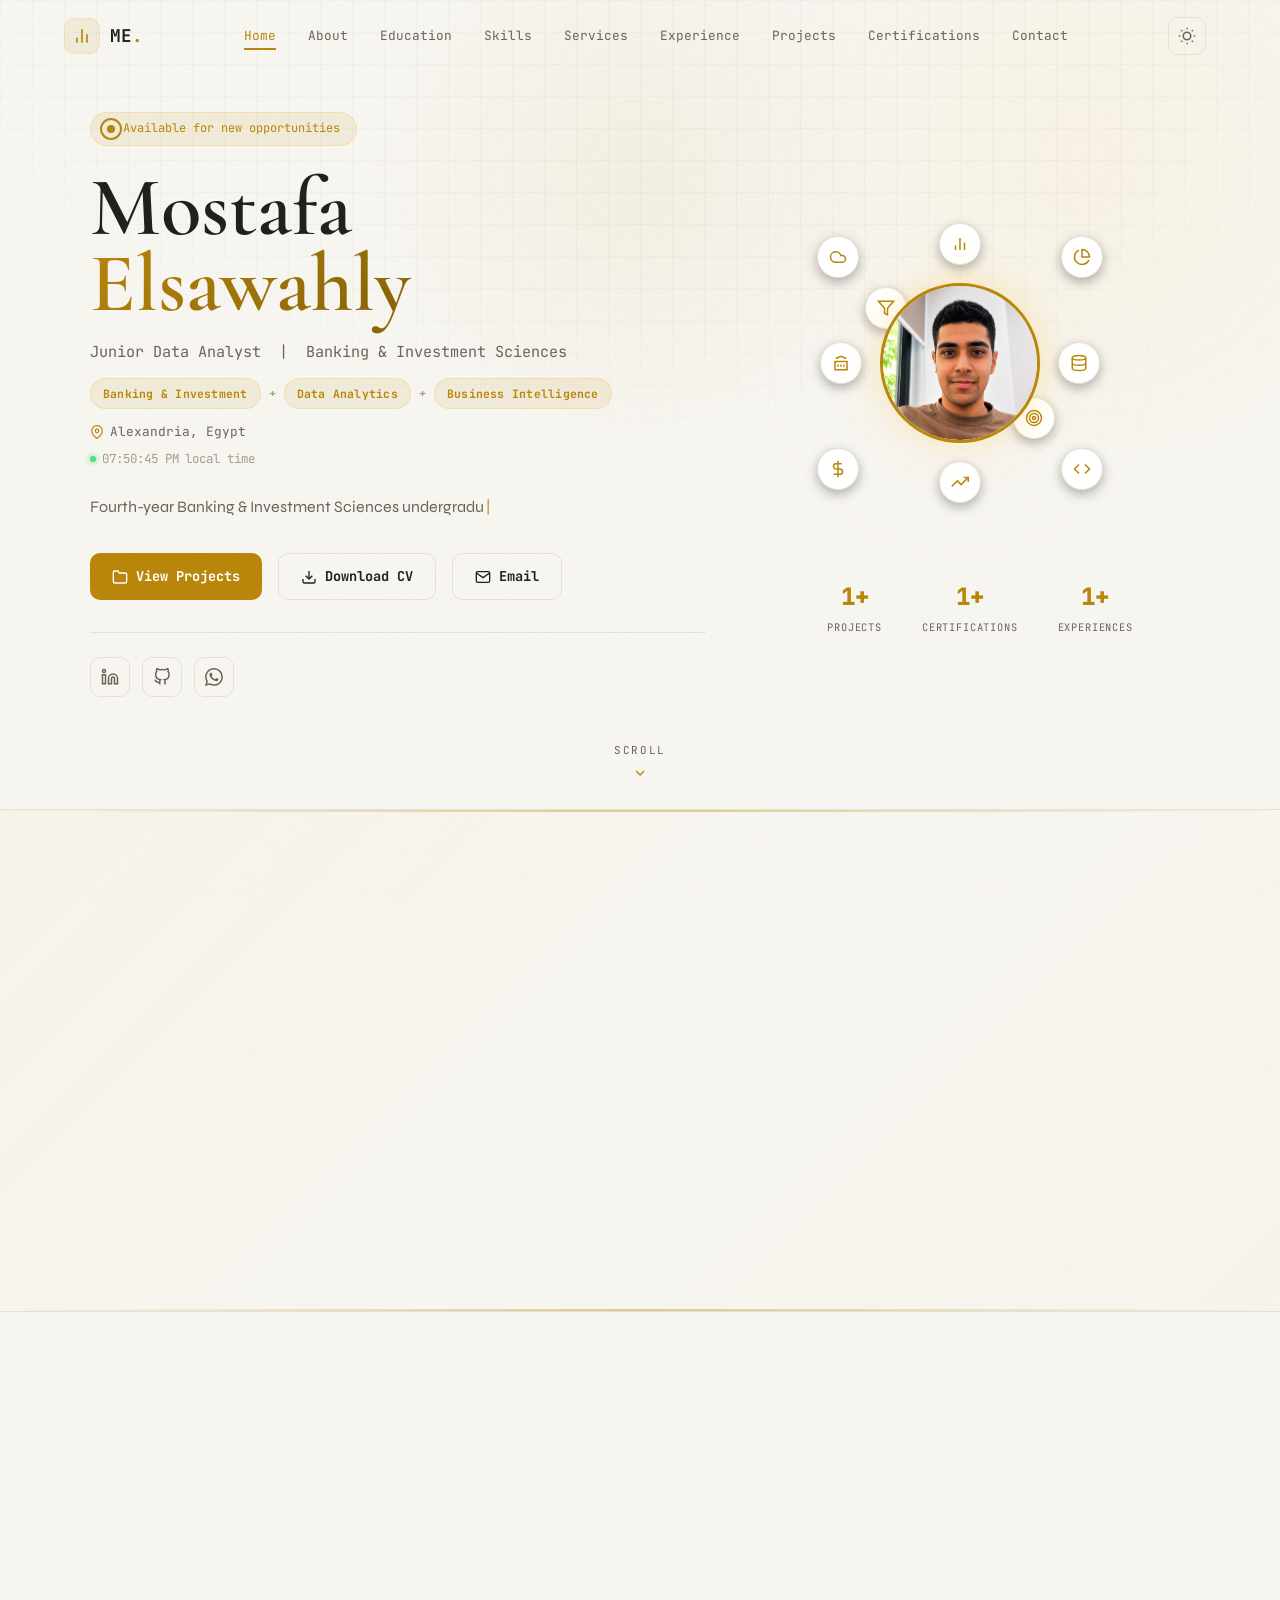
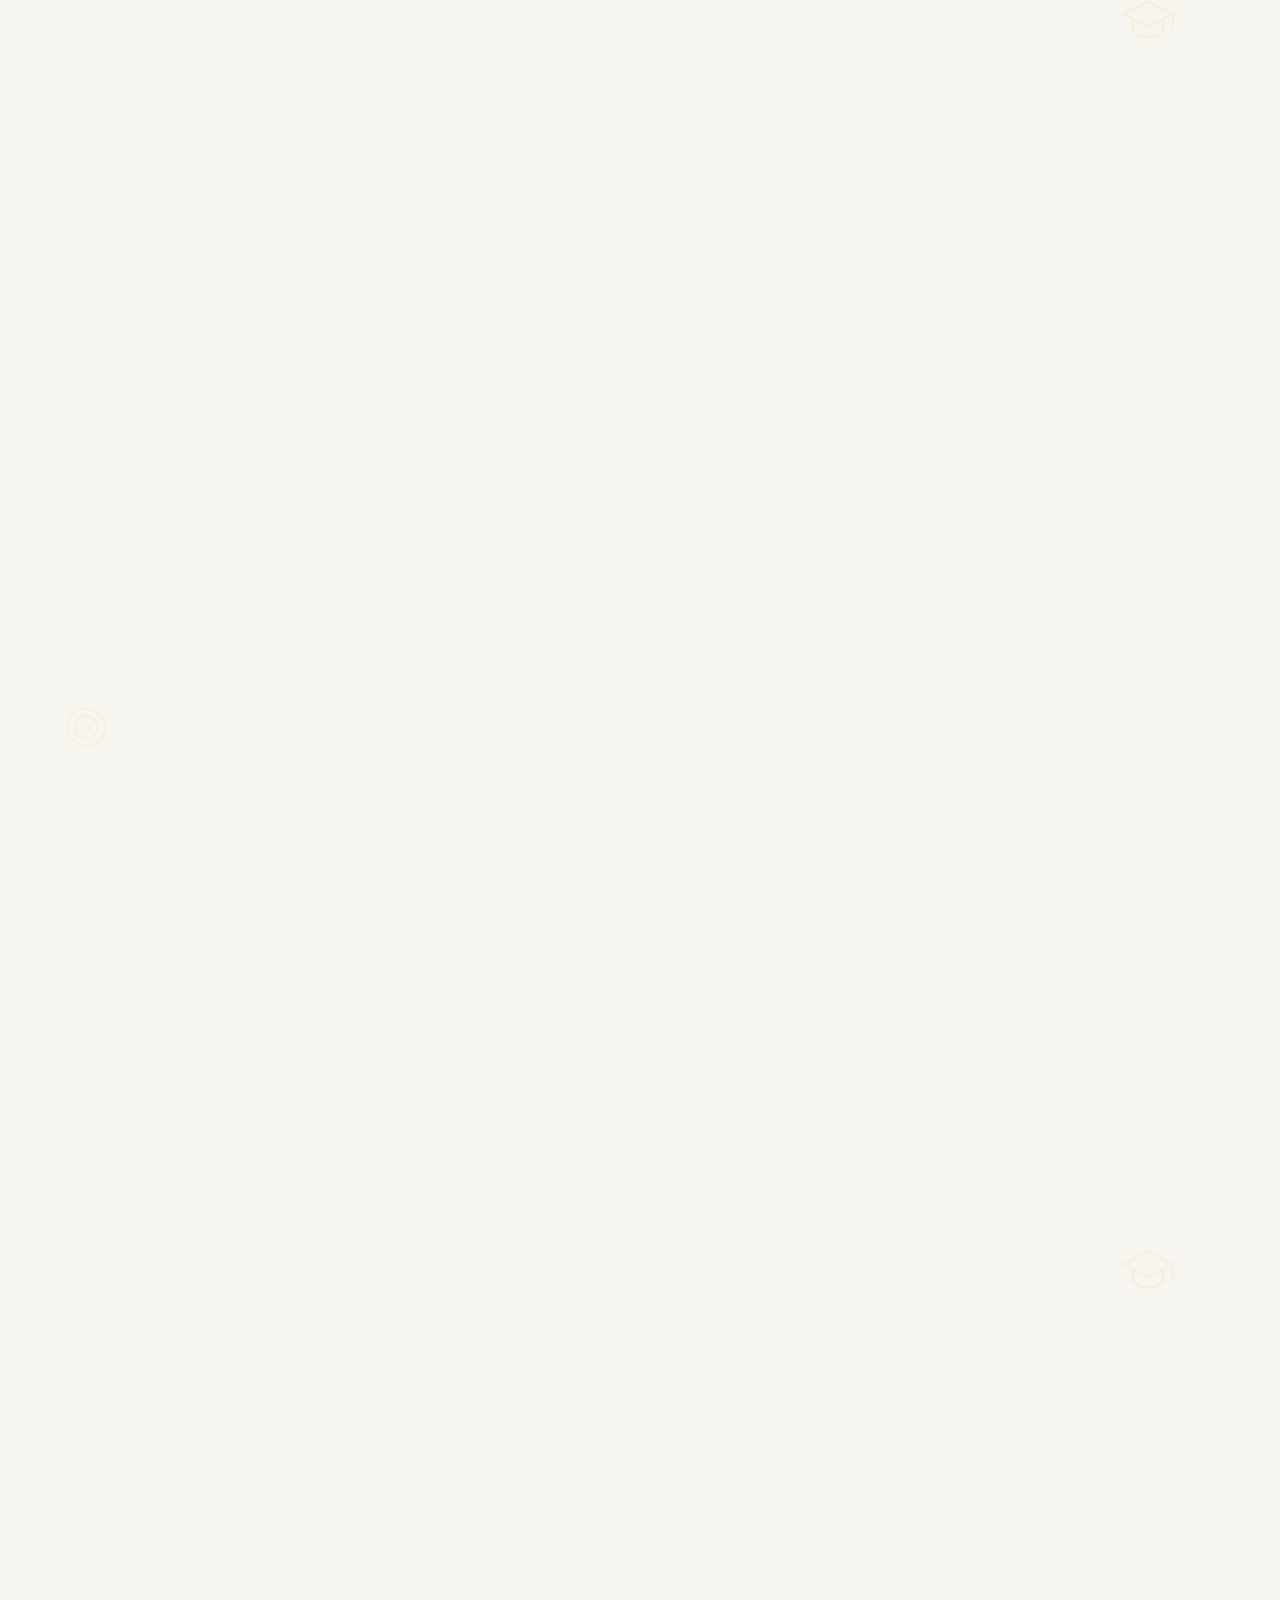
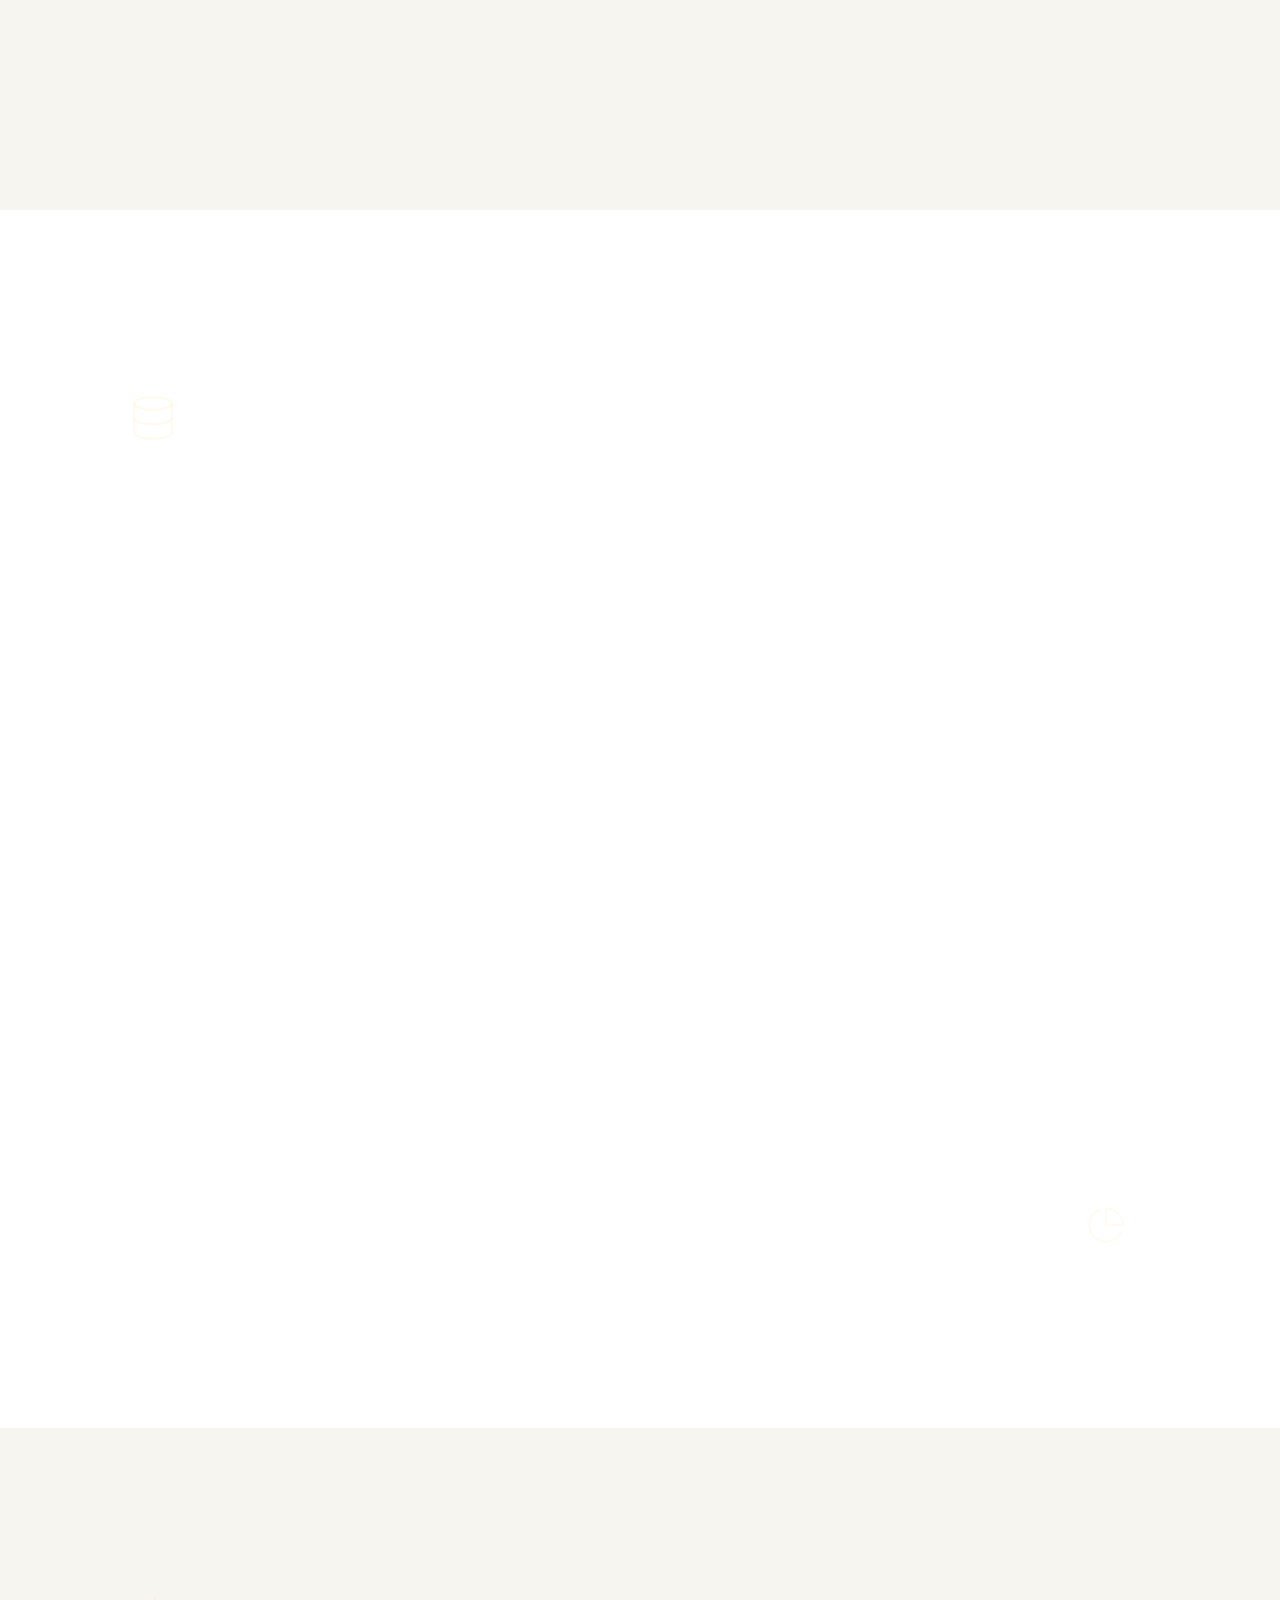
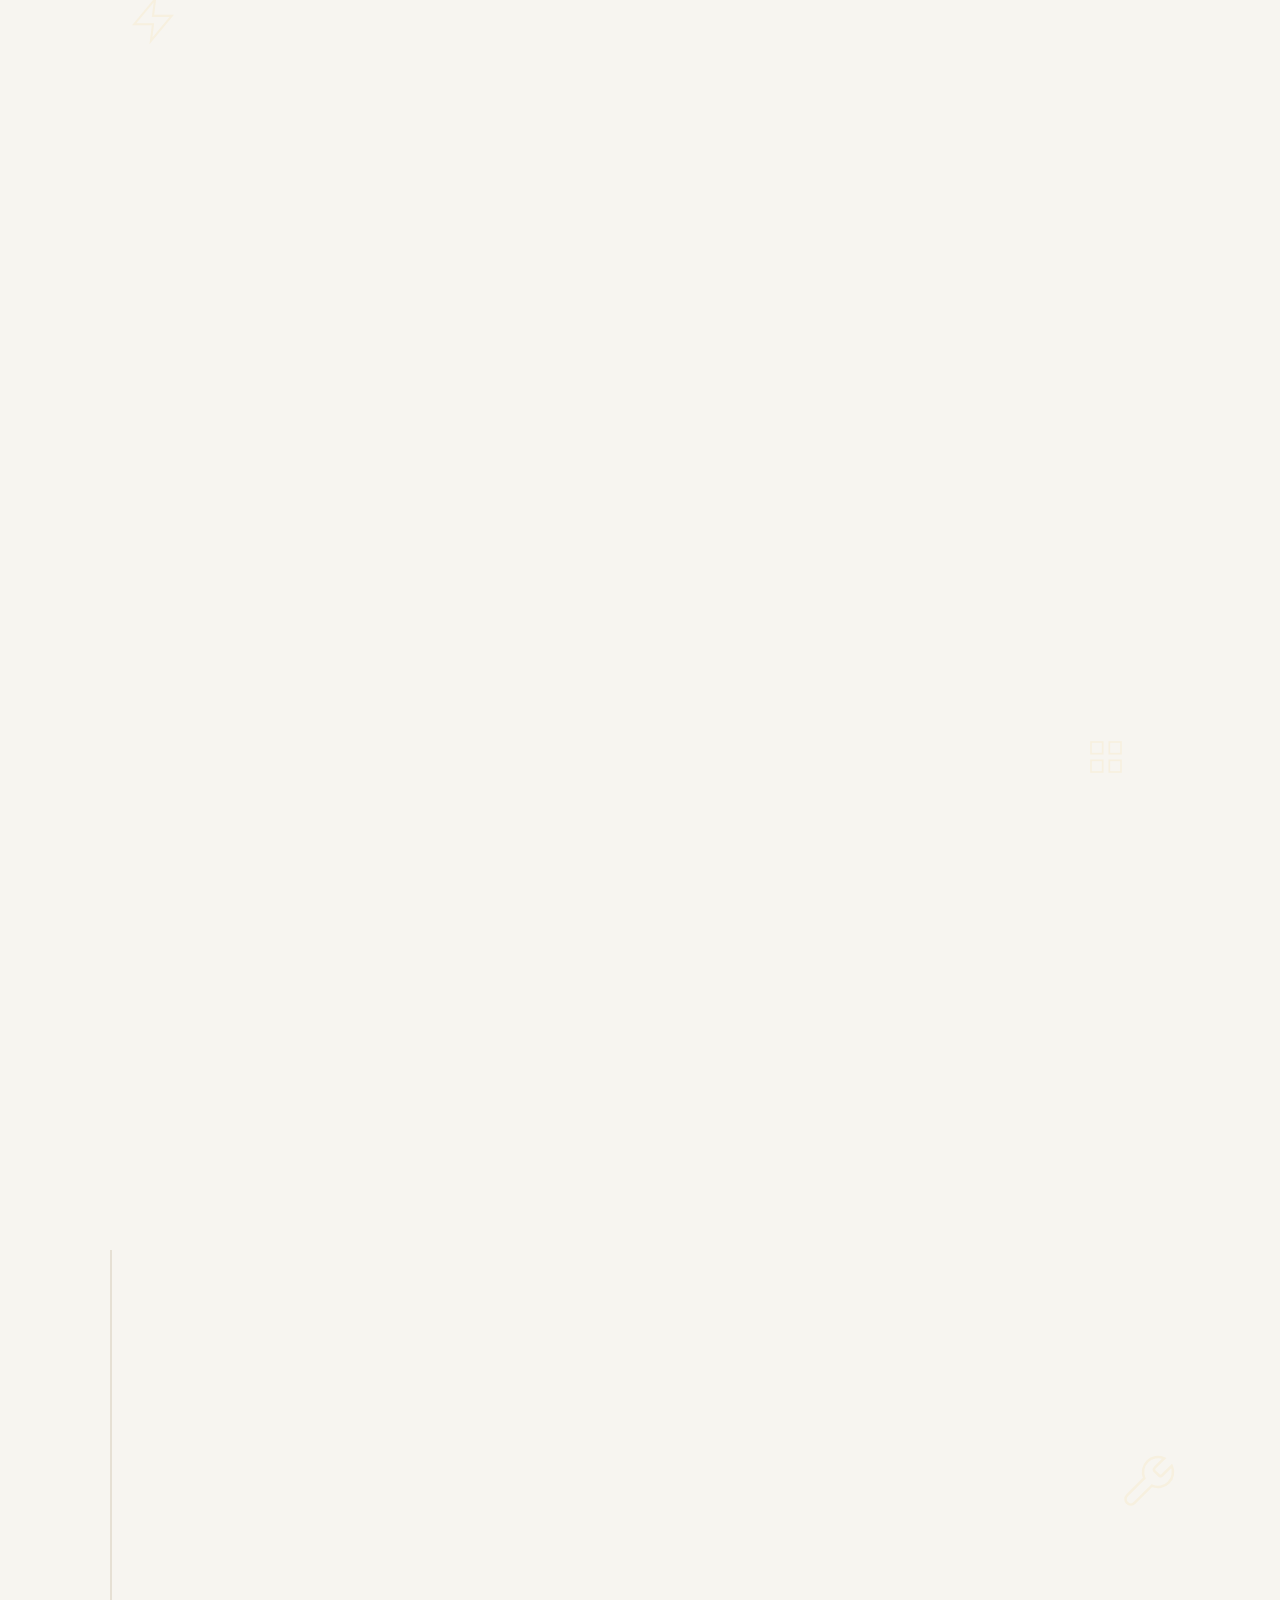
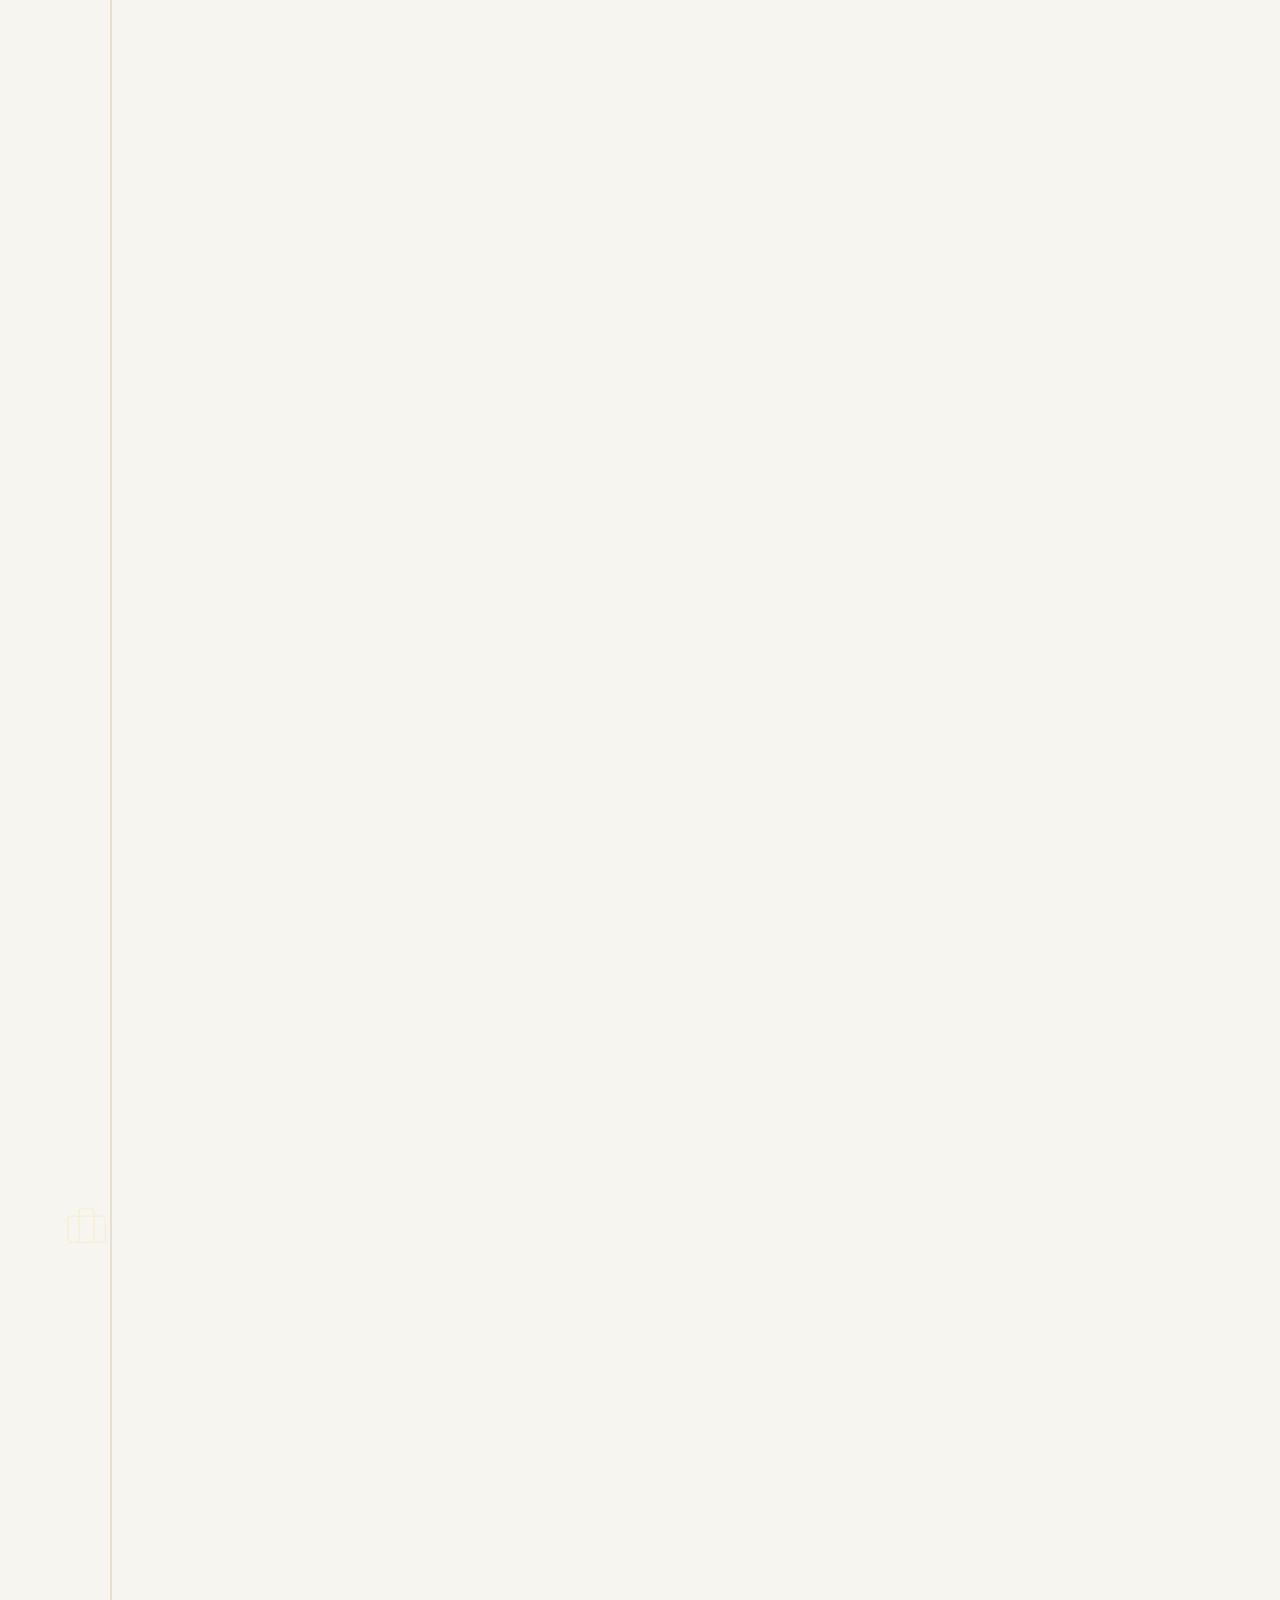
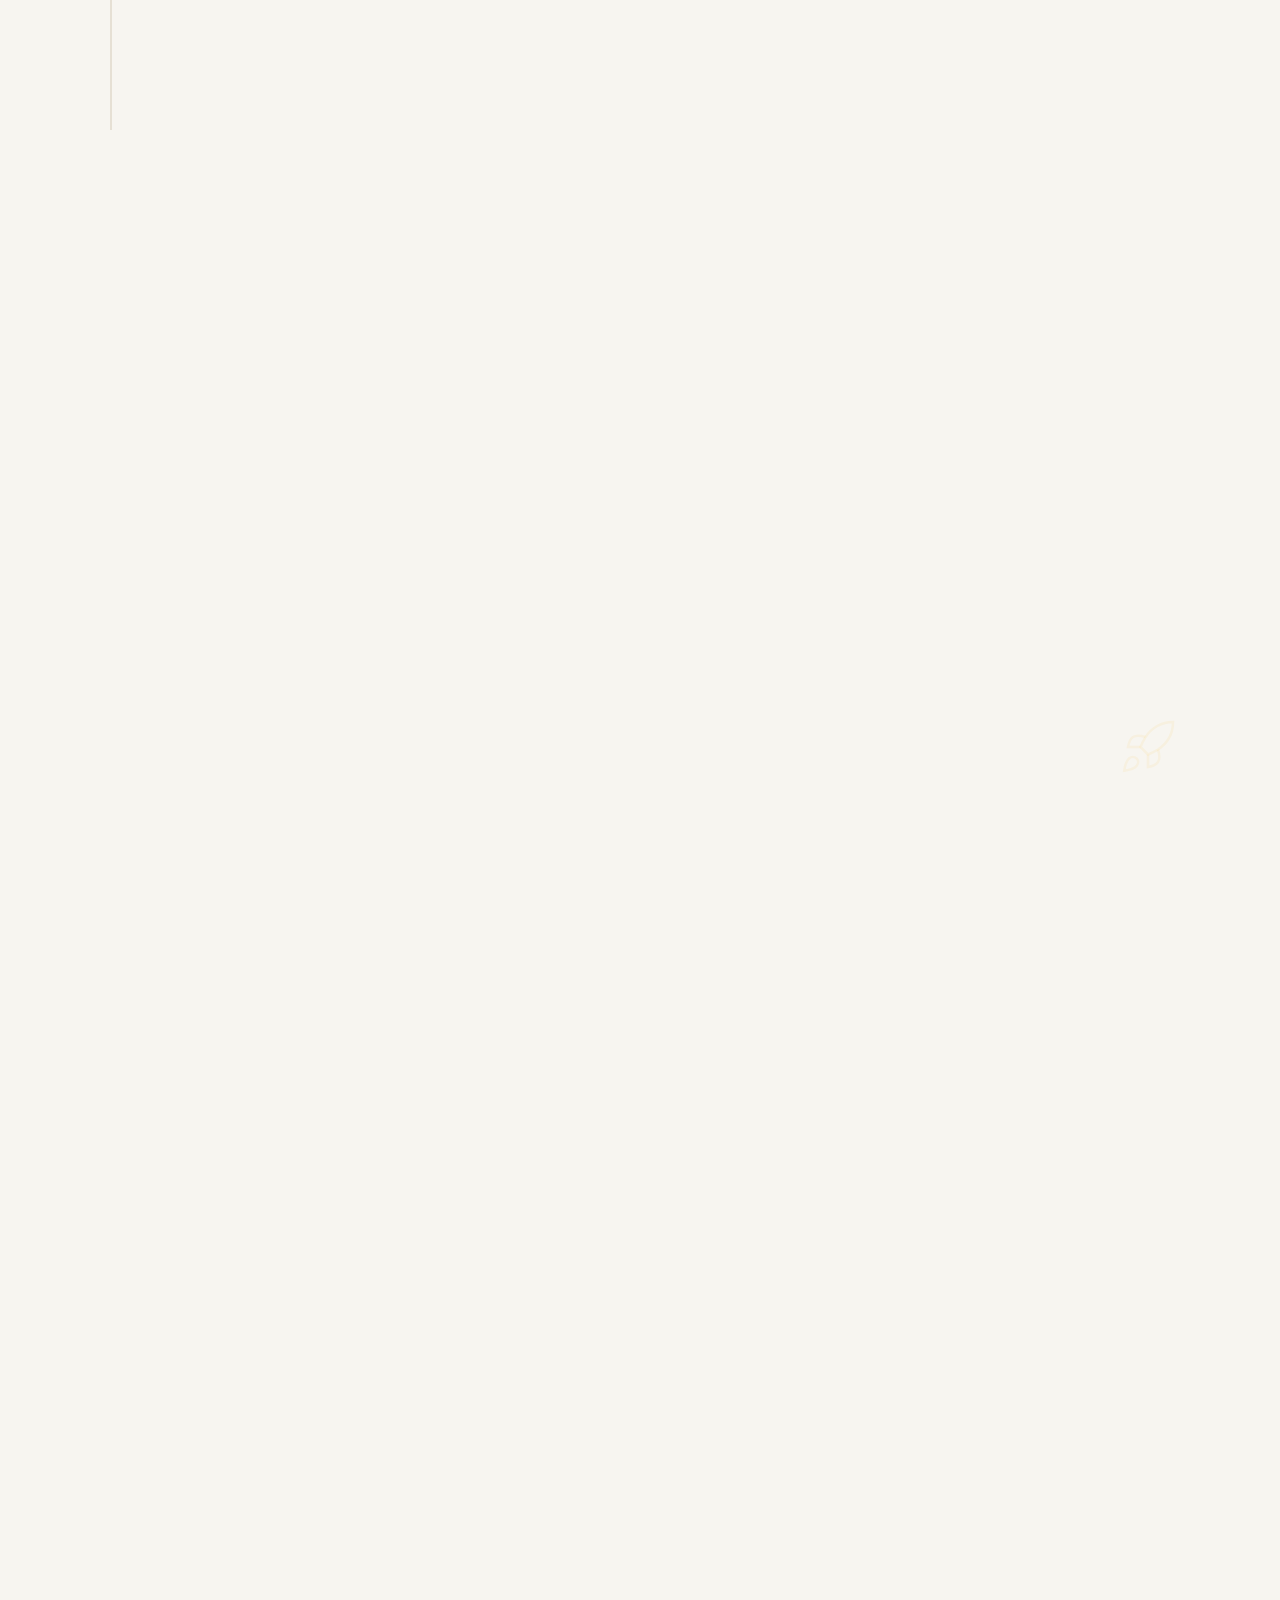
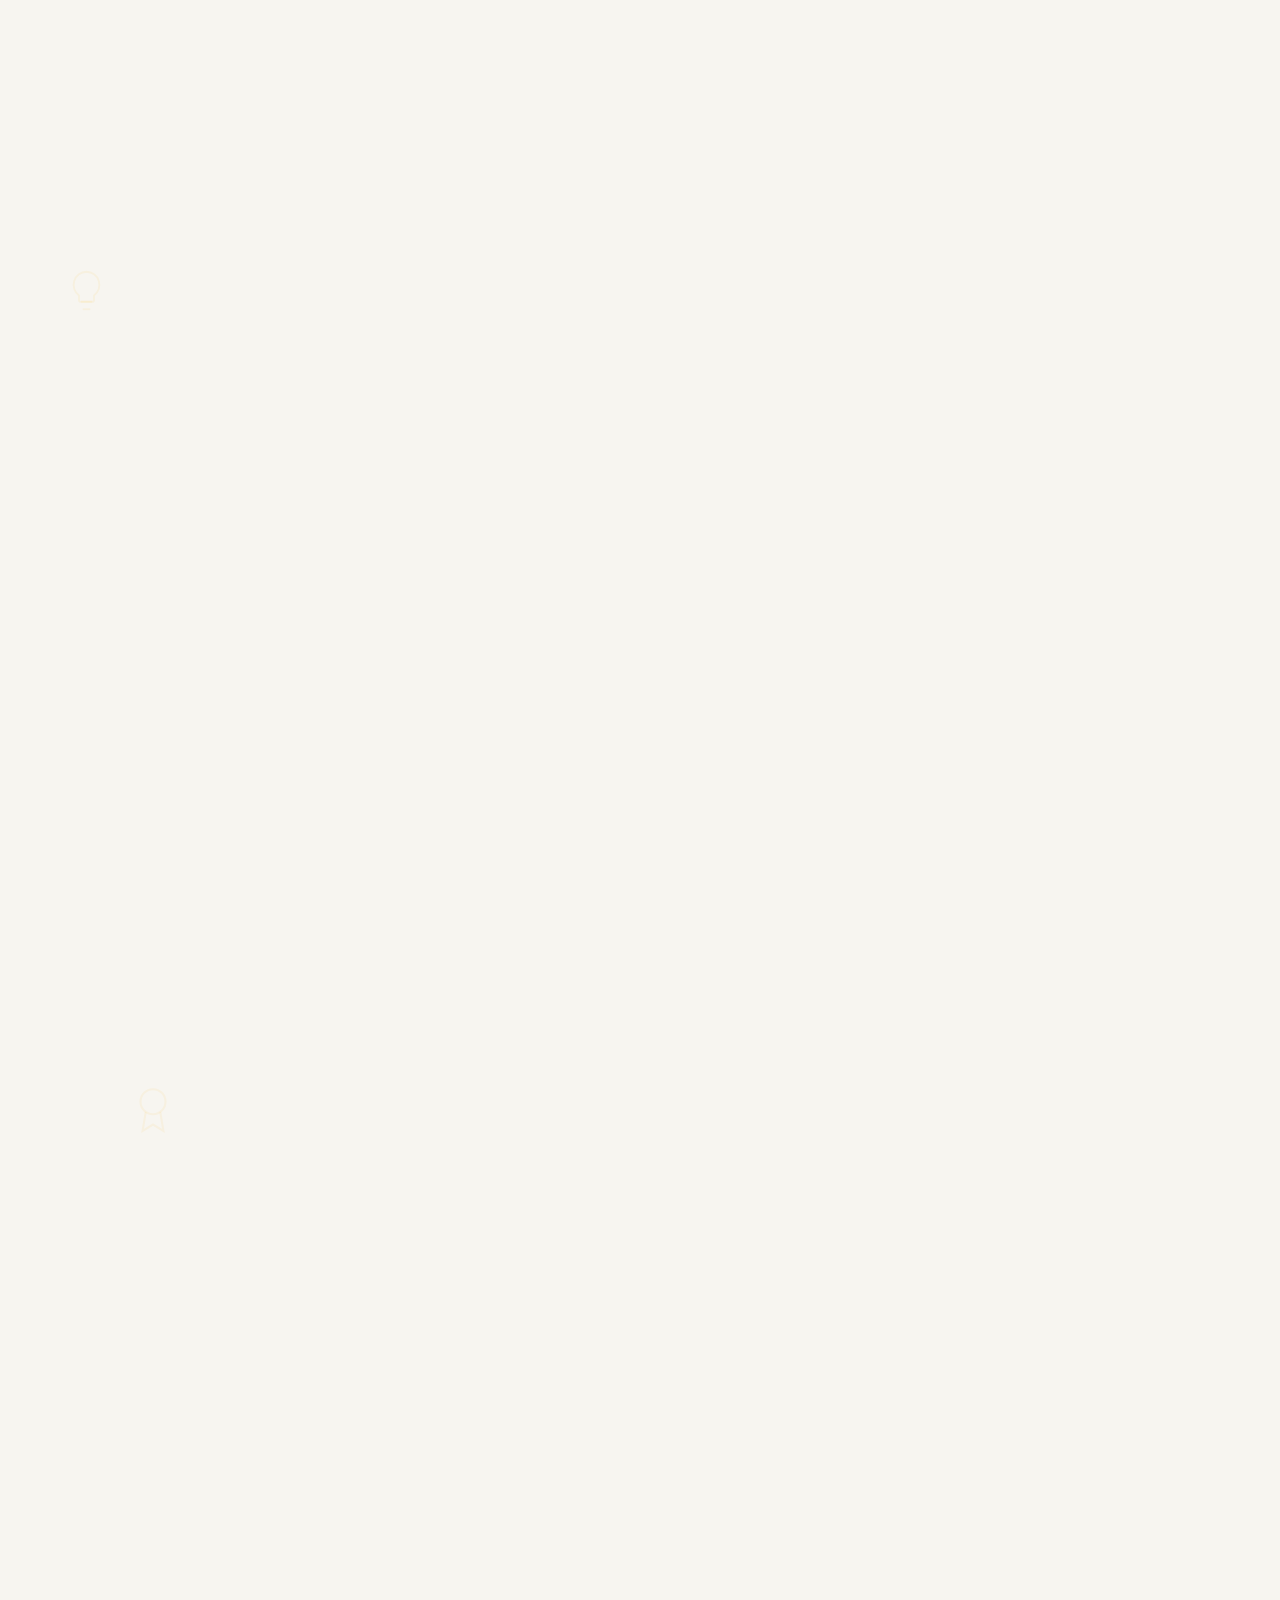
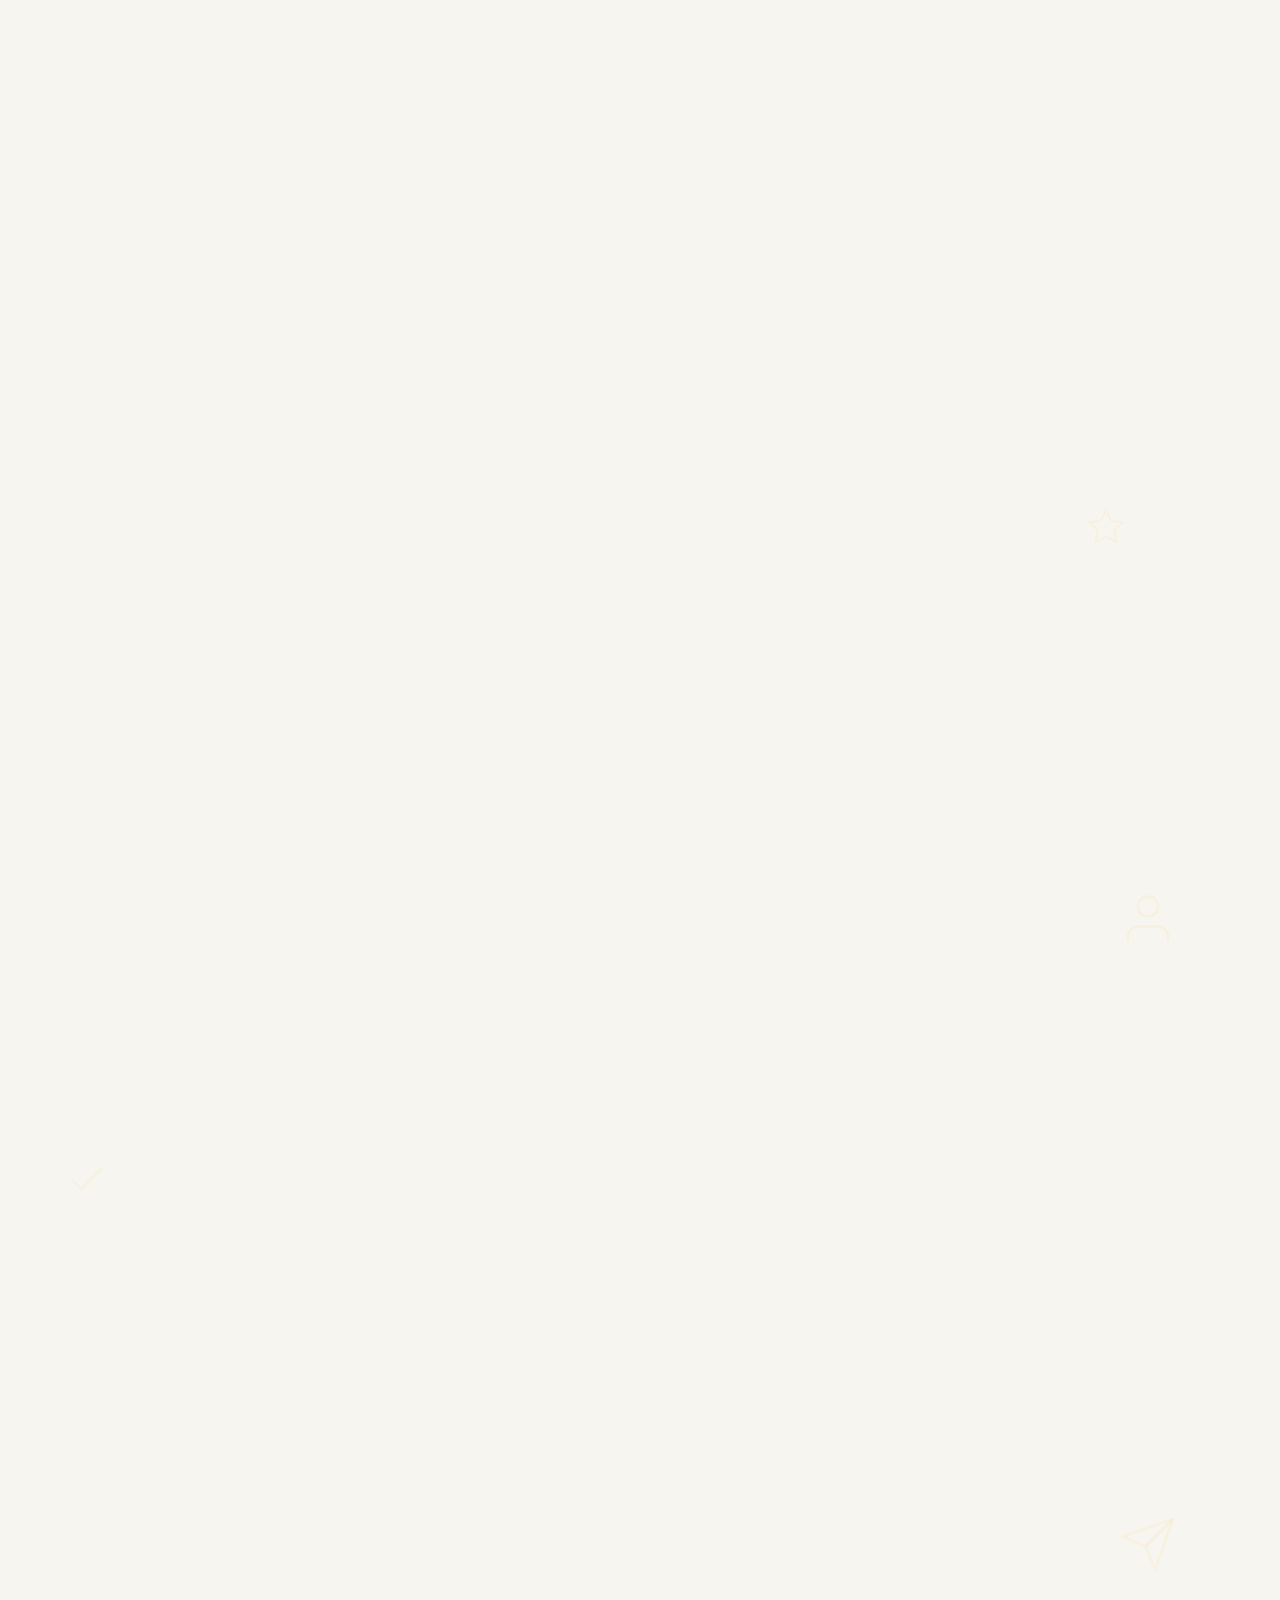
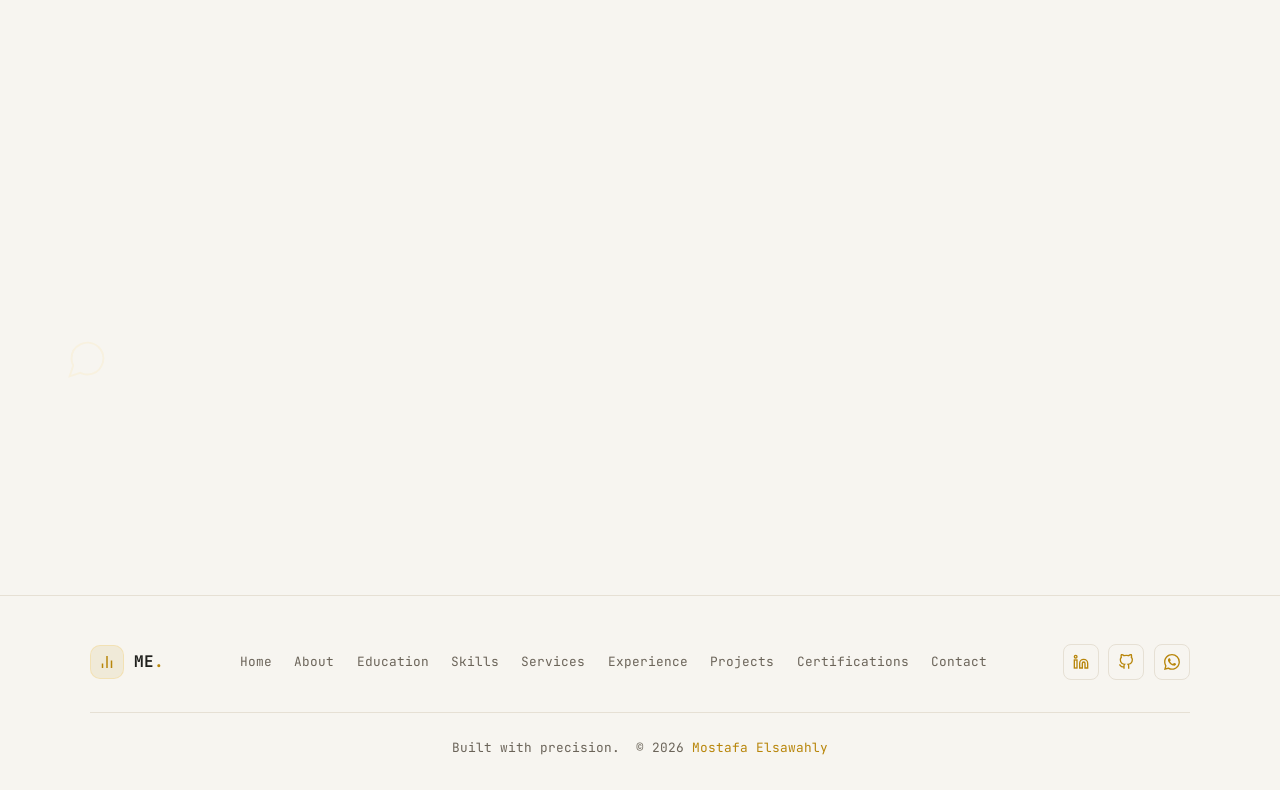
<file: index.html>
<!DOCTYPE html>
<html lang="en" class="dark">
<head>
  <script>
    (function(){try{var t=localStorage.getItem('theme');if(t==='light'){document.documentElement.setAttribute('data-theme','light');}else if(!t&&window.matchMedia&&window.matchMedia('(prefers-color-scheme: light)').matches){document.documentElement.setAttribute('data-theme','light');}}catch(e){}})();
  </script>
  <meta charset="UTF-8" />
  <meta name="viewport" content="width=device-width, initial-scale=1.0" />
  <title>Mostafa Elsawahly | Junior Data Analyst &amp; Business Intelligence</title>
  <meta name="description" content="Mostafa Elsawahly is a Banking & Investment Sciences undergraduate specializing in Data Analytics and Business Intelligence, with projects in SQL, Python, Power BI, data visualization, and business analytics." />
  <meta name="keywords" content="Data Analyst, Portfolio, Mostafa Elsawahly, SQL, Power BI, DAX, Excel, Data Visualization, Banking, Investment Sciences, Python, Data Modeling, Looker Studio, Star Schema" />
  <meta name="author" content="Mostafa Elsawahly" />
  <meta name="robots" content="index, follow" />
  <meta property="og:title" content="Mostafa Elsawahly | Junior Data Analyst &amp; Business Intelligence" />
  <meta property="og:description" content="Banking & Investment Sciences undergraduate specializing in Data Analytics and Business Intelligence. Projects in SQL, Python, Power BI, and data visualization." />
  <meta property="og:type" content="website" />
  <meta property="og:locale" content="en_US" />
  <meta property="og:image" content="pic/photo.jpg" />
  <meta property="og:image:width" content="1254" />
  <meta property="og:image:height" content="1254" />
  <meta name="twitter:card" content="summary_large_image" />
  <meta name="twitter:title" content="Mostafa Elsawahly | Junior Data Analyst &amp; Business Intelligence" />
  <meta name="twitter:description" content="Banking & Investment Sciences undergraduate specializing in Data Analytics and Business Intelligence. Projects in SQL, Python, Power BI, and data visualization." />
  <meta name="twitter:image" content="pic/photo.jpg" />
  <meta name="theme-color" content="#050505" />
  <link rel="apple-touch-icon" href="pic/photo.jpg" />
  <link rel="icon" type="image/svg+xml" href="data:image/svg+xml,%3Csvg xmlns='http://www.w3.org/2000/svg' viewBox='0 0 100 100'%3E%3Crect width='100' height='100' rx='20' fill='%23050505'/%3E%3Ctext x='50' y='68' font-family='monospace' font-size='48' font-weight='700' fill='%23fbbf24' text-anchor='middle'%3EME%3C/text%3E%3Ccircle cx='82' cy='60' r='5' fill='%23fbbf24'/%3E%3C/svg%3E" />
  <script type="application/ld+json">
  {
    "@context": "https://schema.org",
    "@type": "Person",
    "name": "Mostafa Elsawahly",
    "jobTitle": "Junior Data Analyst",
    "url": "https://github.com/mostafa-elsawahly",
    "image": "pic/photo.jpg",
    "email": "mailto:mostafasamerwork@gmail.com",
    "telephone": "+201032598976",
    "address": {
      "@type": "PostalAddress",
      "addressLocality": "Alexandria",
      "addressCountry": "EG"
    },
    "sameAs": [
      "https://www.linkedin.com/in/mostafa-elsawahly",
      "https://github.com/mostafa-elsawahly"
    ],
    "alumniOf": {
      "@type": "CollegeOrUniversity",
      "name": "Science Valley Academy"
    },
    "knowsAbout": ["Data Analytics", "Business Intelligence", "Power BI", "SQL", "Python", "DAX", "Data Visualization"]
  }
  </script>
  <link rel="preconnect" href="https://fonts.googleapis.com" />
  <link rel="preconnect" href="https://fonts.gstatic.com" crossorigin />
  <link href="https://fonts.googleapis.com/css2?family=Syne:wght@400;500;600;700;800&family=JetBrains+Mono:wght@400;500;700&family=Cormorant+Garamond:wght@400;500;600;700&display=swap" rel="stylesheet" />
  <script async src="https://www.googletagmanager.com/gtag/js?id=G-H1JTLGSC04"></script>
  <script>
    window.dataLayer=window.dataLayer||[];function gtag(){dataLayer.push(arguments);}
    gtag('consent','default',{'analytics_storage':'denied','ad_storage':'denied','ad_user_data':'denied','ad_personalization':'denied'});
    gtag('js',new Date());gtag('config','G-H1JTLGSC04');
  </script>
  <style>
    :root{--bg:#050505;--bg2:#0b0b0b;--card:#101010;--border:#1a2540;--border-hover:rgba(251,191,36,.35);--primary:#fbbf24;--primary-dim:rgba(251,191,36,.12);--primary-glow:rgba(251,191,36,.08);--fg:#e8edf5;--fg-muted:#7a92b4;--fg-subtle:#3d5278;--radius:14px;--font-sans:'Syne',system-ui,sans-serif;--font-mono:'JetBrains Mono',monospace;--font-serif:'Cormorant Garamond',serif;--transition-fast:.2s ease;--shadow-card:0 4px 24px rgba(0,0,0,.2);--shadow-glow:0 12px 32px rgba(251,191,36,.1);--surface-veil:rgba(255,255,255,.04);--divider-soft:rgba(255,255,255,.07);--nav-bg:rgba(5,5,5,.92);--nav-bg-strong:rgba(5,5,5,.98);--grid-line:rgba(255,255,255,.02);--noise-opacity:.35}
    :root[data-theme="light"]{--bg:#f7f5f0;--bg2:#ffffff;--card:#ffffff;--border:#e6e0d4;--border-hover:rgba(184,134,11,.35);--primary:#b8860b;--primary-dim:rgba(184,134,11,.1);--primary-glow:rgba(184,134,11,.06);--fg:#20201d;--fg-muted:#6b6459;--fg-subtle:#a39c8f;--shadow-card:0 4px 24px rgba(0,0,0,.06);--shadow-glow:0 12px 32px rgba(184,134,11,.12);--surface-veil:rgba(0,0,0,.035);--divider-soft:rgba(0,0,0,.08);--nav-bg:rgba(247,245,240,.92);--nav-bg-strong:rgba(247,245,240,.98);--grid-line:rgba(0,0,0,.025);--noise-opacity:.15}
    :root[data-theme="light"] .hero-name .accent{background:linear-gradient(135deg,var(--primary) 0%,#8a6508 50%,var(--primary) 100%);background-size:200% auto;-webkit-background-clip:text;-webkit-text-fill-color:transparent;background-clip:text}
    :root[data-theme="light"] .btn-primary{color:#fff}
    :root[data-theme="light"] .orbit-photo-placeholder{background:linear-gradient(135deg,var(--card),var(--bg2))}
    *,*::before,*::after{box-sizing:border-box;margin:0;padding:0}
    html{scroll-behavior:smooth;scroll-padding-top:80px}
    body{font-family:var(--font-sans);background:var(--bg);color:var(--fg);line-height:1.65;overflow-x:hidden;-webkit-font-smoothing:antialiased}
    ::selection{background:rgba(251,191,36,.25);color:var(--primary)}
    a{color:inherit;text-decoration:none;transition:color var(--transition-fast)}
    img{max-width:100%;height:auto;display:block;border-radius:8px}
    button{font-family:inherit;cursor:pointer}
    :focus-visible{outline:2px solid var(--primary);outline-offset:3px;border-radius:4px}
    .skip-link{position:fixed;top:-60px;left:12px;z-index:10002;background:var(--primary);color:#000;font-family:var(--font-mono);font-weight:700;font-size:.85rem;padding:10px 18px;border-radius:8px;transition:top .25s ease}
    .skip-link:focus{top:12px}

    /* ═══ CUSTOM CURSOR ═══ */
    @media(pointer:fine){
      body{cursor:none}
      a,button{cursor:none!important}
    }
    #custom-cursor-dot{pointer-events:none;position:fixed;top:0;left:0;width:8px;height:8px;background:var(--primary);border-radius:50%;z-index:10001;transform:translate(-50%,-50%);box-shadow:0 0 12px var(--primary),0 0 20px rgba(251,191,36,.5);transition:width .15s ease,height .15s ease,background-color .15s ease;opacity:0}
    #custom-cursor-ring{pointer-events:none;position:fixed;top:0;left:0;width:38px;height:38px;border:1.5px solid rgba(251,191,36,.5);border-radius:50%;z-index:10000;transform:translate(-50%,-50%);transition:width .25s ease-out,height .25s ease-out,border-color .25s ease-out,background-color .25s ease-out,opacity .2s ease;opacity:0}
    #custom-cursor-dot.active,#custom-cursor-ring.active{opacity:1}
    @media(pointer:coarse){#custom-cursor-dot,#custom-cursor-ring{display:none}}
    ::-webkit-scrollbar{width:5px}::-webkit-scrollbar-track{background:var(--bg)}::-webkit-scrollbar-thumb{background:var(--border);border-radius:99px}

    /* ═══ SCROLL PROGRESS BAR ═══ */
    .scroll-progress{position:fixed;top:0;left:0;height:3px;background:linear-gradient(90deg,var(--primary),#fde68a,var(--primary));z-index:200;width:0%;transition:width 50ms linear;box-shadow:0 0 10px var(--primary)}

    /* ═══ PRELOADER ═══ */
    #preloader{position:fixed;inset:0;z-index:9999;background:var(--bg);display:flex;flex-direction:column;align-items:center;justify-content:center;gap:16px;transition:opacity .5s ease,visibility .5s ease}
    #preloader.hidden{opacity:0;visibility:hidden;pointer-events:none}
    .preloader-stage{position:relative;width:240px;height:170px;display:flex;align-items:center;justify-content:center}
    .preloader-ankh svg{width:62px;height:93px;color:var(--primary);filter:drop-shadow(0 0 14px rgba(251,191,36,.55));overflow:visible}
    .ankh-loop{opacity:0;transform-box:fill-box;transform-origin:center;transform:scale(.4);animation:ankhLoopIn .53s cubic-bezier(.34,1.56,.64,1) forwards}
    .ankh-arm-left{opacity:0;transform-box:fill-box;transform-origin:center;transform:translateX(-55px);animation:ankhArmLeftIn .47s ease-out .6s forwards}
    .ankh-arm-right{opacity:0;transform-box:fill-box;transform-origin:center;transform:translateX(55px);animation:ankhArmRightIn .47s ease-out .6s forwards}
    .ankh-stem{opacity:0;transform-box:fill-box;transform-origin:top;transform:scaleY(0);animation:ankhStemIn .47s ease-out 1.13s forwards}
    @keyframes ankhLoopIn{to{opacity:1;transform:scale(1)}}
    @keyframes ankhArmLeftIn{to{opacity:1;transform:translateX(0)}}
    @keyframes ankhArmRightIn{to{opacity:1;transform:translateX(0)}}
    @keyframes ankhStemIn{to{opacity:1;transform:scaleY(1)}}
    .preloader-label{font-family:var(--font-mono);font-size:.72rem;color:var(--fg-muted);letter-spacing:.15em;text-transform:uppercase;animation:fadeIn .6s ease both}

    /* ═══ SPOTLIGHT ═══ */
    .spotlight{position:fixed;inset:0;pointer-events:none;z-index:0;background:radial-gradient(600px circle at var(--mx,50%) var(--my,20%),var(--primary-glow),transparent 45%)}

    /* ═══ THEME TOGGLE ═══ */
    .theme-toggle{display:flex;align-items:center;justify-content:center;width:38px;height:38px;border-radius:10px;border:1px solid var(--border);background:transparent;color:var(--fg-muted);cursor:pointer;transition:all var(--transition-fast);margin-right:10px;flex-shrink:0}
    .theme-toggle:hover{border-color:var(--primary);color:var(--primary);background:var(--primary-dim)}
    .theme-toggle svg{width:18px;height:18px}
    .theme-toggle .icon-sun{display:none}
    :root[data-theme="light"] .theme-toggle .icon-sun{display:block}
    :root[data-theme="light"] .theme-toggle .icon-moon{display:none}
    .nav-right{display:flex;align-items:center}

    /* ═══ TYPE CURSOR ═══ */
    .type-cursor{display:inline-block;margin-left:2px;color:var(--primary);animation:blink .8s step-end infinite}

    /* ═══ NOISE TEXTURE ═══ */
    body::before{content:'';position:fixed;inset:0;z-index:0;pointer-events:none;background-image:url("data:image/svg+xml,%3Csvg viewBox='0 0 200 200' xmlns='http://www.w3.org/2000/svg'%3E%3Cfilter id='n'%3E%3CfeTurbulence type='fractalNoise' baseFrequency='.85' numOctaves='4' stitchTiles='stitch'/%3E%3C/filter%3E%3Crect width='100%25' height='100%25' filter='url(%23n)' opacity='.04'/%3E%3C/svg%3E");opacity:var(--noise-opacity)}

    /* ═══ KEYFRAMES ═══ */
    @keyframes fadeUp{from{opacity:0;transform:translateY(30px)}to{opacity:1;transform:translateY(0)}}
    @keyframes fadeIn{from{opacity:0}to{opacity:1}}
    @keyframes slideInLeft{from{opacity:0;transform:translateX(-30px)}to{opacity:1;transform:translateX(0)}}
    @keyframes slideInRight{from{opacity:0;transform:translateX(30px)}to{opacity:1;transform:translateX(0)}}
    @keyframes scaleIn{from{opacity:0;transform:scale(.85)}to{opacity:1;transform:scale(1)}}
    @keyframes shimmer{0%{background-position:-200% 0}100%{background-position:200% 0}}
    @keyframes pulse{0%,100%{opacity:1}50%{opacity:.5}}
    @keyframes float{0%,100%{transform:translateY(0)}50%{transform:translateY(-5px)}}
    @keyframes float2{0%,100%{transform:translateY(0) rotate(0deg)}50%{transform:translateY(-4px) rotate(3deg)}}
    @keyframes float3{0%,100%{transform:translateY(0) rotate(0deg)}50%{transform:translateY(-6px) rotate(-3deg)}}
    @keyframes spin{from{transform:rotate(0deg)}to{transform:rotate(360deg)}}
    @keyframes spinReverse{from{transform:rotate(360deg)}to{transform:rotate(0deg)}}
    @keyframes glowPulse{0%,100%{box-shadow:0 0 6px var(--primary),0 0 12px rgba(251,191,36,.15)}50%{box-shadow:0 0 12px var(--primary),0 0 24px rgba(251,191,36,.2)}}
    @keyframes borderGlow{0%,100%{border-color:var(--border)}50%{border-color:rgba(251,191,36,.4)}}
    @keyframes expandWidth{from{transform:scaleX(0)}to{transform:scaleX(1)}}
    @keyframes typewriter{from{width:0}to{width:100%}}
    @keyframes blink{0%,100%{border-color:var(--primary)}50%{border-color:transparent}}
    @keyframes ripple{0%{transform:scale(1);opacity:.6}100%{transform:scale(2.5);opacity:0}}
    @keyframes dashOffset{to{stroke-dashoffset:0}}

    /* ═══ REVEAL SYSTEM ═══ */
    .reveal{opacity:0;transform:translateY(30px);transition:opacity .7s cubic-bezier(.23,1,.32,1),transform .7s cubic-bezier(.23,1,.32,1)}
    .reveal.visible{opacity:1;transform:translateY(0)}
    .reveal-left{opacity:0;transform:translateX(-30px);transition:opacity .7s cubic-bezier(.23,1,.32,1),transform .7s cubic-bezier(.23,1,.32,1)}
    .reveal-left.visible{opacity:1;transform:translateX(0)}
    .reveal-right{opacity:0;transform:translateX(30px);transition:opacity .7s cubic-bezier(.23,1,.32,1),transform .7s cubic-bezier(.23,1,.32,1)}
    .reveal-right.visible{opacity:1;transform:translateX(0)}
    .reveal-scale{opacity:0;transform:scale(.9);transition:opacity .6s ease,transform .6s ease}
    .reveal-scale.visible{opacity:1;transform:scale(1)}

    /* ═══ LAYOUT ═══ */
    section{padding:7rem clamp(1.5rem,5vw,4rem);position:relative}
    .section-inner{max-width:1100px;margin:0 auto}
    .section-heading{display:flex;align-items:center;gap:14px;font-size:clamp(1.6rem,4vw,2rem);font-weight:800;margin-bottom:1rem}
    .section-num{font-family:var(--font-mono);font-size:1rem;color:var(--primary);font-weight:700}
    .section-divider{height:1px;background:linear-gradient(90deg,var(--border) 0%,transparent 100%);margin-bottom:4rem;transform-origin:left}
    .reveal.visible .section-divider{animation:expandWidth .8s .2s ease both}
    .section-icon{display:inline-flex;padding:10px;background:var(--primary-dim);border-radius:12px;margin-bottom:1rem;color:var(--primary);border:1px solid rgba(251,191,36,.15)}
    .section-icon svg{width:22px;height:22px}

    /* ═══ HERITAGE QUOTE BANNER ═══ */
    .quote-banner{position:relative;padding:4rem clamp(1.5rem,5vw,4rem);background:linear-gradient(135deg,rgba(251,191,36,.03) 0%,transparent 50%,rgba(251,191,36,.02) 100%);border-top:1px solid var(--border);border-bottom:1px solid var(--border);overflow:hidden}
    .quote-banner::before{content:'';position:absolute;top:0;left:0;width:100%;height:2px;background:linear-gradient(90deg,transparent,var(--primary),transparent);opacity:.4}
    .quote-banner::after{content:'';position:absolute;bottom:0;left:0;width:100%;height:2px;background:linear-gradient(90deg,transparent,var(--primary),transparent);opacity:.4}
    .quote-inner{max-width:800px;margin:0 auto;text-align:center;position:relative;z-index:1}
    .quote-deco{display:flex;align-items:center;justify-content:center;gap:1rem;margin-bottom:1.5rem}
    .quote-line{width:60px;height:1px;background:linear-gradient(90deg,transparent,var(--primary));opacity:.5}
    .quote-line:last-child{background:linear-gradient(90deg,var(--primary),transparent)}
    .quote-icon{width:48px;height:48px;border-radius:50%;background:var(--primary-dim);border:1px solid rgba(251,191,36,.2);display:flex;align-items:center;justify-content:center;color:var(--primary);animation:float 10s ease-in-out infinite,glowPulse 5s ease-in-out infinite}
    .quote-icon svg{width:24px;height:24px}
    .quote-text{position:relative;font-family:var(--font-serif);font-size:clamp(1.15rem,2.5vw,1.45rem);color:var(--fg);line-height:1.8;font-weight:500;letter-spacing:.01em}
    .quote-text::before{content:'"';position:absolute;top:-2.6rem;left:-.5rem;font-family:var(--font-serif);font-size:6rem;font-weight:700;color:var(--primary);opacity:.12;line-height:1;pointer-events:none}
    .quote-text .q-highlight{background:linear-gradient(135deg,var(--primary) 0%,#fde68a 50%,var(--primary) 100%);background-size:200% auto;-webkit-background-clip:text;-webkit-text-fill-color:transparent;background-clip:text;font-weight:600;animation:shimmer 8s linear infinite}
    .quote-pattern{position:absolute;pointer-events:none;opacity:.04;color:var(--primary)}
    .quote-pattern-l{left:2%;top:15%;font-size:3.5rem;animation:float2 18s ease-in-out infinite}
    .quote-pattern-r{right:2%;bottom:15%;font-size:3rem;animation:float3 16s ease-in-out infinite}
    @media(max-width:600px){.quote-pattern{display:none}.quote-line{width:30px}.quote-text::before{font-size:4rem;top:-1.8rem;left:-.2rem}}

    /* ═══ NAVIGATION ═══ */
    nav{position:fixed;top:0;left:0;right:0;z-index:100;height:72px;display:flex;align-items:center;justify-content:space-between;padding:0 clamp(1.5rem,5vw,4rem);border-bottom:1px solid transparent;transition:all .3s ease;animation:fadeIn .6s ease both}
    nav.scrolled{background:var(--nav-bg);backdrop-filter:blur(20px);-webkit-backdrop-filter:blur(20px);border-color:var(--border);box-shadow:0 2px 24px rgba(0,0,0,.3)}
    .nav-logo{display:flex;align-items:center;gap:10px;font-family:var(--font-mono);font-weight:700;font-size:1.1rem;cursor:pointer}
    .nav-logo-icon{background:var(--primary-dim);border:1px solid rgba(251,191,36,.2);border-radius:10px;padding:7px;color:var(--primary);display:flex;align-items:center;transition:all var(--transition-fast);animation:borderGlow 5s ease-in-out infinite}
    .nav-logo:hover .nav-logo-icon{background:rgba(251,191,36,.2);transform:rotate(5deg)}
    .nav-logo span em{font-style:normal;color:var(--primary)}
    .nav-links{display:flex;align-items:center;gap:2rem}
    .nav-links a{font-family:var(--font-mono);font-size:.8rem;color:var(--fg-muted);cursor:pointer;position:relative;transition:color .3s}
    .nav-links a::after{content:'';position:absolute;bottom:-4px;left:0;right:0;height:2px;background:var(--primary);transform:scaleX(0);transform-origin:right;transition:transform .3s ease}
    .nav-links a:hover{color:var(--primary)}
    .nav-links a:hover::after,.nav-links a.active::after{transform:scaleX(1);transform-origin:left}
    .nav-links a.active{color:var(--primary)}
    .nav-hamburger{display:none;flex-direction:column;gap:5px;background:none;border:none;padding:6px;z-index:101}
    .nav-hamburger span{display:block;width:22px;height:2px;background:var(--fg);transition:.3s;transform-origin:center;border-radius:2px}
    .nav-hamburger.open span:nth-child(1){transform:translateY(7px) rotate(45deg)}
    .nav-hamburger.open span:nth-child(2){opacity:0;transform:scaleX(0)}
    .nav-hamburger.open span:nth-child(3){transform:translateY(-7px) rotate(-45deg)}
    .mobile-menu{display:none;position:fixed;top:72px;left:0;right:0;background:var(--nav-bg-strong);backdrop-filter:blur(20px);border-bottom:1px solid var(--border);padding:1.5rem clamp(1.5rem,5vw,4rem);flex-direction:column;gap:.5rem;z-index:99}
    .mobile-menu.open{display:flex}
    .mobile-menu a{font-family:var(--font-mono);font-size:.9rem;color:var(--fg-muted);padding:.75rem 0;border-bottom:1px solid rgba(30,45,72,.5);cursor:pointer;transition:color var(--transition-fast),padding-left var(--transition-fast)}
    .mobile-menu a:hover{color:var(--primary);padding-left:8px}
    .mobile-menu a:last-child{border-bottom:none}

    /* ═══ HERO ═══ */
    #about{min-height:100dvh;display:flex;align-items:center;padding-top:100px;position:relative;overflow:hidden}
    .hero-radial{position:absolute;top:-15%;right:-15%;width:60%;height:70%;background:radial-gradient(circle,rgba(251,191,36,.06) 0%,transparent 70%);pointer-events:none;animation:fadeIn 2s ease both}
    .hero-grid{position:absolute;inset:0;pointer-events:none;background-image:linear-gradient(var(--grid-line) 1px,transparent 1px),linear-gradient(90deg,var(--grid-line) 1px,transparent 1px);background-size:32px 32px;mask-image:radial-gradient(ellipse 70% 60% at 50% 0%,#000 60%,transparent 100%);-webkit-mask-image:radial-gradient(ellipse 70% 60% at 50% 0%,#000 60%,transparent 100%)}
    .hero-layout{display:grid;grid-template-columns:1fr 420px;gap:4rem;align-items:center;position:relative;z-index:1}
    .hero-badge{display:inline-flex;align-items:center;gap:8px;padding:6px 16px;border-radius:99px;background:var(--primary-dim);border:1px solid rgba(251,191,36,.25);font-family:var(--font-mono);font-size:.75rem;color:var(--primary);margin-bottom:1.5rem;animation:fadeUp .5s ease both}
    .hero-badge-dot{position:relative;width:8px;height:8px;border-radius:50%;background:var(--primary);animation:lampGlow 1.8s ease-in-out infinite}
    .hero-badge-dot::after{content:'';position:absolute;inset:-7px;border-radius:50%;border:2px solid var(--primary);animation:ripple 1.8s ease-out infinite}
    @keyframes lampGlow{0%,100%{box-shadow:0 0 6px 2px var(--primary),0 0 14px 4px rgba(251,191,36,.5);filter:brightness(1)}50%{box-shadow:0 0 18px 7px var(--primary),0 0 36px 14px rgba(251,191,36,.7);filter:brightness(1.5)}}
    .hero-name{font-size:clamp(2.8rem,6.5vw,5.5rem);font-family:var(--font-serif);font-weight:600;line-height:.92;animation:fadeUp .6s .1s ease both}
    .hero-name .accent{background:linear-gradient(135deg,var(--primary) 0%,#fde68a 50%,var(--primary) 100%);background-size:200% auto;-webkit-background-clip:text;-webkit-text-fill-color:transparent;background-clip:text;animation:shimmer 10s linear infinite}
    .hero-title{font-family:var(--font-mono);font-size:.95rem;color:var(--fg-muted);margin-top:1rem;animation:fadeUp .5s .2s ease both}
    .hero-usp-strip{display:flex;flex-wrap:wrap;align-items:center;gap:8px;margin-top:.9rem;animation:fadeUp .5s .22s ease both}
    .hero-usp-strip span:not(.usp-plus){font-family:var(--font-mono);font-size:.72rem;font-weight:700;color:var(--primary);background:var(--primary-dim);border:1px solid rgba(251,191,36,.25);padding:5px 12px;border-radius:99px;letter-spacing:.02em}
    .hero-usp-strip .usp-plus{color:var(--fg-subtle);font-weight:700;font-size:.8rem}
    @media(max-width:900px){.hero-usp-strip{justify-content:center}}
    .hero-location{display:flex;align-items:center;gap:6px;font-family:var(--font-mono);font-size:.8rem;color:var(--fg-muted);margin-top:.75rem;animation:fadeUp .5s .25s ease both}
    .hero-location svg{color:var(--primary);flex-shrink:0}
    .hero-clock{display:flex;align-items:center;gap:6px;font-family:var(--font-mono);font-size:.78rem;color:var(--fg-subtle);margin-top:.4rem;animation:fadeUp .5s .28s ease both}
    .hero-clock svg{color:var(--primary);flex-shrink:0}
    .hero-clock .dot-live{width:6px;height:6px;border-radius:50%;background:#4ade80;box-shadow:0 0 6px #4ade80;animation:pulse 2s ease-in-out infinite;flex-shrink:0}
    .hero-desc{font-size:1rem;color:var(--fg-muted);max-width:540px;margin-top:1.5rem;line-height:1.75;animation:fadeUp .5s .3s ease both}
    .hero-buttons{display:flex;flex-wrap:wrap;gap:1rem;margin-top:2rem;animation:fadeUp .5s .4s ease both}
    .btn{display:inline-flex;align-items:center;gap:8px;font-family:var(--font-mono);font-size:.85rem;font-weight:700;padding:11px 22px;border-radius:10px;cursor:pointer;transition:all var(--transition-fast)}
    .btn-primary{background:var(--primary);color:#000;border:none}
    .btn-primary:hover{transform:translateY(-2px);box-shadow:0 8px 24px rgba(251,191,36,.3)}
    .btn-primary:active{transform:translateY(0) scale(.97)}
    .btn-outline{background:transparent;color:var(--fg);border:1px solid var(--border)}
    .btn-outline:hover{border-color:var(--primary);color:var(--primary);transform:translateY(-2px);box-shadow:0 4px 16px rgba(251,191,36,.08)}
    .btn-outline:active{transform:translateY(0) scale(.97)}
    .hero-socials{display:flex;align-items:center;gap:.75rem;margin-top:2rem;padding-top:1.5rem;border-top:1px solid var(--divider-soft);animation:fadeUp .5s .5s ease both}
    .social-link{display:flex;align-items:center;justify-content:center;width:40px;height:40px;border-radius:10px;border:1px solid var(--border);color:var(--fg-muted);transition:all var(--transition-fast)}
    .social-link:hover{border-color:var(--primary);color:var(--primary);background:var(--primary-dim);transform:translateY(-3px) rotate(5deg)}
    .social-link svg{width:18px;height:18px}

    /* ═══ ORBIT (PHOTO + ICONS) ═══ */
    .hero-orbit{position:relative;width:380px;height:380px;animation:scaleIn .8s .3s ease both}
    .orbit-photo{position:absolute;top:50%;left:50%;transform:translate(-50%,-50%);width:160px;height:160px;border-radius:50%;border:3px solid var(--primary);overflow:hidden;z-index:10;box-shadow:0 0 30px rgba(251,191,36,.2),0 0 60px rgba(251,191,36,.1);transition:transform .2s ease-out}
    .orbit-photo img{width:100%;height:100%;object-fit:cover;border-radius:50%}
    .orbit-photo-placeholder{width:100%;height:100%;background:linear-gradient(135deg,var(--card),var(--bg2));display:flex;align-items:center;justify-content:center;font-family:var(--font-serif);font-size:3.5rem;font-weight:700;color:var(--primary)}
    .orbit-ring{position:absolute;top:50%;left:50%;border-radius:50%;border:1px solid rgba(251,191,36,.1)}
    .orbit-ring-1{width:240px;height:240px;margin:-120px 0 0 -120px;animation:spin 90s linear infinite}
    .orbit-ring-2{width:320px;height:320px;margin:-160px 0 0 -160px;animation:spinReverse 120s linear infinite;border-style:dashed;border-color:rgba(251,191,36,.08)}
    .orbit-ring-3{width:380px;height:380px;margin:-190px 0 0 -190px;animation:spin 150s linear infinite;border-color:rgba(251,191,36,.05)}
    .orbit-node{position:absolute;width:42px;height:42px;border-radius:50%;background:var(--card);border:1px solid var(--border);display:flex;align-items:center;justify-content:center;color:var(--primary);box-shadow:0 4px 12px rgba(0,0,0,.3);transition:all .3s}
    .orbit-node:hover{transform:scale(1.2);border-color:var(--primary);box-shadow:0 0 20px rgba(251,191,36,.3)}
    .orbit-node svg{width:18px;height:18px}
    .orbit-node-1{top:-21px;left:50%;margin-left:-21px}
    .orbit-node-2{top:50%;right:-21px;margin-top:-21px}
    .orbit-node-3{bottom:-21px;left:50%;margin-left:-21px}
    .orbit-node-4{top:50%;left:-21px;margin-top:-21px}
    .orbit-node-5{top:10%;right:5%}
    .orbit-node-6{bottom:10%;left:5%}
    .orbit-node-7{top:18%;left:10%}
    .orbit-node-8{bottom:18%;right:10%}
    .orbit-node-9{top:10%;left:5%}
    .orbit-node-10{bottom:10%;right:5%}
    .orbit-stats{display:flex;justify-content:center;gap:2.5rem;margin-top:1.5rem;animation:fadeUp .5s .6s ease both}
    .orbit-stat{text-align:center}
    .orbit-stat-num{font-family:var(--font-mono);font-size:1.5rem;font-weight:800;color:var(--primary)}
    .orbit-stat-label{font-family:var(--font-mono);font-size:.65rem;color:var(--fg-muted);text-transform:uppercase;letter-spacing:.08em;margin-top:2px}

    /* ═══ FLOATING DECORATIONS ═══ */
    .float-icon{position:absolute;color:rgba(251,191,36,.08);pointer-events:none;z-index:0}
    .float-icon svg{width:100%;height:100%}
    .fi-1{width:60px;height:60px;top:20%;right:8%;animation:float 14s ease-in-out infinite}
    .fi-2{width:45px;height:45px;bottom:25%;left:5%;animation:float2 16s ease-in-out infinite}
    .fi-3{width:50px;height:50px;top:15%;left:10%;animation:float3 18s ease-in-out infinite}
    .fi-4{width:40px;height:40px;bottom:15%;right:12%;animation:float 12s ease-in-out infinite 1s}

    /* ═══ SCROLL CUE ═══ */
    .scroll-cue{position:absolute;bottom:28px;left:50%;transform:translateX(-50%);display:flex;flex-direction:column;align-items:center;gap:8px;color:var(--fg-muted);font-family:var(--font-mono);font-size:.68rem;letter-spacing:.15em;text-transform:uppercase;cursor:pointer;z-index:2;background:none;border:none;padding:0;animation:fadeIn 1s 1.2s ease both;transition:color .3s}
    .scroll-cue:hover{color:var(--primary)}
    .scroll-cue svg{width:16px;height:16px;color:var(--primary);animation:scrollBounce 2s ease-in-out infinite}
    @keyframes scrollBounce{0%,100%{transform:translateY(0);opacity:.6}50%{transform:translateY(6px);opacity:1}}
    @media(max-width:900px){.scroll-cue{display:none}}

    /* ═══ SUB HEADINGS ═══ */
    .sub-heading-wrap{display:flex;align-items:center;gap:12px;margin-bottom:1.5rem;color:var(--primary)}
    .sub-heading{font-size:1.4rem;font-weight:700;color:var(--fg);letter-spacing:-.02em}

    /* ═══ EDUCATION CARD ═══ */
    .edu-card{background:linear-gradient(145deg,var(--card),var(--bg2));border:1px solid var(--border);border-left:4px solid var(--primary);border-radius:var(--radius);padding:2rem;margin-bottom:3.5rem;transition:all .3s;position:relative;animation:glowPulse 7s ease-in-out infinite}

    /* ═══ ABOUT ME ═══ */
    .about-bio{max-width:760px;font-size:1rem;color:var(--fg-muted);line-height:1.85}
    .about-bio p{margin-bottom:1.1rem}
    .about-bio p:last-child{margin-bottom:0}
    .usp-block{margin-top:3rem}
    .github-stats-widget{display:flex;align-items:center;gap:1.5rem;flex-wrap:wrap;background:var(--card);border:1px solid var(--border);border-radius:var(--radius);padding:1.25rem 1.75rem;margin-top:2.5rem;transition:all .3s;max-width:640px}
    .github-stats-widget:hover{border-color:var(--border-hover);transform:translateY(-3px);box-shadow:var(--shadow-glow)}
    .linkedin-badge-wrap{margin-top:1.5rem}
    .linkedin-card{display:flex;align-items:center;gap:1.1rem;background:var(--card);border:1px solid var(--border);border-radius:var(--radius);padding:1.25rem 1.75rem;margin-top:1.5rem;transition:all .3s;max-width:640px}
    .linkedin-card:hover{border-color:var(--border-hover);transform:translateY(-3px);box-shadow:var(--shadow-glow)}
    .linkedin-card-icon{width:42px;height:42px;border-radius:12px;background:var(--primary-dim);display:flex;align-items:center;justify-content:center;color:var(--primary);flex-shrink:0}
    .linkedin-card-icon svg{width:20px;height:20px}
    .linkedin-card-body{flex-grow:1;min-width:0}
    .linkedin-card-name{font-weight:700;color:var(--fg);font-size:.95rem;margin-bottom:3px}
    .linkedin-card-headline{font-size:.78rem;color:var(--fg-muted);line-height:1.5}
    .linkedin-card-cta{display:flex;align-items:center;gap:5px;font-family:var(--font-mono);font-size:.78rem;font-weight:700;color:var(--primary);flex-shrink:0}
    .linkedin-card-cta svg{width:13px;height:13px;transition:transform .3s ease}
    .linkedin-card:hover .linkedin-card-cta svg{transform:translateX(4px)}
    @media(max-width:600px){.linkedin-card{flex-wrap:wrap;padding:1.1rem 1.25rem}.linkedin-card-cta span{display:none}}
    .github-stats-icon{width:42px;height:42px;border-radius:12px;background:var(--primary-dim);display:flex;align-items:center;justify-content:center;color:var(--primary);flex-shrink:0}
    .github-stats-icon svg{width:20px;height:20px}
    .github-stats-items{display:flex;gap:1.75rem;flex-grow:1}
    .github-stats-item{display:flex;flex-direction:column}
    .github-stats-num{font-family:var(--font-mono);font-weight:800;font-size:1.15rem;color:var(--primary)}
    .github-stats-label{font-family:var(--font-mono);font-size:.68rem;color:var(--fg-muted);text-transform:uppercase;letter-spacing:.05em}
    .github-stats-cta{display:flex;align-items:center;gap:5px;font-family:var(--font-mono);font-size:.78rem;font-weight:700;color:var(--primary);flex-shrink:0}
    .github-stats-cta svg{width:13px;height:13px;transition:transform .3s ease}
    .github-stats-widget:hover .github-stats-cta svg{transform:translateX(4px)}
    @media(max-width:600px){.github-stats-widget{padding:1.1rem 1.25rem}.github-stats-items{gap:1.1rem}.github-stats-cta span{display:none}}
    .usp-heading{font-size:1.3rem;font-weight:700;color:var(--fg);margin-bottom:.6rem}
    .usp-sub{color:var(--fg-muted);font-size:.95rem;max-width:640px;margin-bottom:1.75rem;line-height:1.75}
    .usp-pillars{display:flex;align-items:stretch;gap:1rem;flex-wrap:wrap}
    .usp-pillar{flex:1;min-width:180px;background:var(--card);border:1px solid var(--border);border-radius:var(--radius);padding:1.5rem;text-align:center;transition:all .3s}
    .usp-pillar:hover{border-color:var(--border-hover);transform:translateY(-4px);box-shadow:var(--shadow-glow)}
    .usp-pillar-icon{width:44px;height:44px;border-radius:12px;background:var(--primary-dim);display:flex;align-items:center;justify-content:center;color:var(--primary);margin:0 auto 1rem;animation:float 5s ease-in-out infinite}
    .usp-pillar:nth-child(3) .usp-pillar-icon{animation-delay:.4s}
    .usp-pillar:nth-child(5) .usp-pillar-icon{animation-delay:.8s}
    .usp-pillar:hover .usp-pillar-icon{animation-play-state:paused;transform:scale(1.1) rotate(5deg);transition:transform .3s ease}
    .usp-pillar-icon svg{width:22px;height:22px}
    .usp-pillar-title{font-weight:700;color:var(--fg);font-size:.95rem;margin-bottom:.4rem}
    .usp-pillar-desc{font-size:.8rem;color:var(--fg-muted);line-height:1.6}
    .usp-plus-icon{display:flex;align-items:center;justify-content:center;color:var(--fg-subtle);font-size:1.4rem;font-weight:700;flex-shrink:0}
    @media(max-width:700px){.usp-pillars{flex-direction:column}.usp-plus-icon{transform:rotate(90deg);margin:-.5rem auto}}

    /* ═══ SERVICES ═══ */
    .services-grid{display:grid;grid-template-columns:repeat(auto-fit,minmax(300px,1fr));gap:1.5rem}
    .service-card{background:var(--card);border:1px solid var(--border);border-radius:var(--radius);padding:1.75rem;transition:all .3s;display:flex;flex-direction:column}
    .service-card:hover{border-color:var(--border-hover);transform:translateY(-6px);box-shadow:var(--shadow-glow)}
    .service-icon{width:42px;height:42px;border-radius:12px;background:var(--primary-dim);display:flex;align-items:center;justify-content:center;color:var(--primary);margin-bottom:1.1rem;transition:all .3s}
    .service-icon svg{width:20px;height:20px}
    .service-card:hover .service-icon{background:var(--primary);color:#000;transform:scale(1.1) rotate(8deg)}
    .service-title{font-size:1.05rem;font-weight:700;color:var(--fg);margin-bottom:.6rem}
    .service-desc{font-size:.85rem;color:var(--fg-muted);line-height:1.65;margin-bottom:1.1rem;flex-grow:1}
    .service-tools{display:flex;flex-wrap:wrap;gap:6px;margin-bottom:1.1rem}
    .service-tool-tag{font-family:var(--font-mono);font-size:.7rem;padding:4px 10px;background:var(--bg);border:1px solid var(--border);border-radius:6px;color:var(--fg-muted)}
    .service-cta{display:flex;align-items:center;gap:6px;font-family:var(--font-mono);font-size:.78rem;font-weight:700;color:var(--primary);padding-top:1rem;border-top:1px solid var(--border);cursor:pointer}
    .service-cta svg{width:14px;height:14px;transition:transform .3s cubic-bezier(.23,1,.32,1)}
    .service-card:hover .service-cta svg{transform:translateX(4px)}

    /* ═══ FREELANCE CTA ═══ */
    .freelance-cta{background:linear-gradient(135deg,rgba(251,191,36,.06) 0%,transparent 60%);border:1px solid var(--border);border-radius:var(--radius);padding:3rem clamp(1.5rem,5vw,3rem);text-align:center;margin-top:3rem}
    .freelance-cta h3{font-size:clamp(1.4rem,3vw,1.9rem);font-weight:800;color:var(--fg);margin-bottom:1rem}
    .freelance-cta p{color:var(--fg-muted);max-width:600px;margin:0 auto 1.75rem;line-height:1.75}
    .freelance-list{display:flex;flex-wrap:wrap;justify-content:center;gap:.6rem;margin-bottom:2rem}
    .freelance-list span{font-family:var(--font-mono);font-size:.78rem;padding:6px 14px;border-radius:99px;background:var(--card);border:1px solid var(--border);color:var(--fg-muted)}
    .edu-card:hover{border-color:var(--primary);box-shadow:var(--shadow-glow);transform:translateY(-4px)}
    .edu-card h3{font-size:1.4rem;font-weight:800;color:var(--fg);margin-bottom:8px}
    .edu-card .degree{font-family:var(--font-mono);color:var(--primary);font-size:1rem;margin-bottom:6px}
    .edu-card .edu-minor{font-family:var(--font-mono);font-size:.82rem;color:var(--fg-muted);margin-bottom:4px}
    .edu-card .edu-dept{font-family:var(--font-mono);font-size:.78rem;color:var(--fg-muted);margin-bottom:15px}
    .edu-card .date-grade{display:flex;flex-wrap:wrap;gap:10px}
    .edu-badge{display:inline-flex;align-items:center;gap:6px;padding:6px 14px;border-radius:8px;font-size:.82rem;font-family:var(--font-mono);font-weight:700;border:1px solid var(--border);background:var(--bg);color:var(--fg-muted)}
    .edu-badge.success{background:rgba(74,222,128,.1);color:#4ade80;border-color:rgba(74,222,128,.25)}

    /* ═══ TIMELINE ═══ */
    .timeline{border-left:2px solid var(--border);margin-left:20px;padding-left:30px;position:relative}
    .timeline::before{content:'';position:absolute;left:-2px;top:0;width:2px;height:100%;background:var(--border)}
    .timeline-progress{position:absolute;left:-2px;top:0;width:2px;height:100%;background:linear-gradient(180deg,var(--primary),#fde68a);box-shadow:0 0 8px var(--primary);transform:scaleY(0);transform-origin:top;will-change:transform;z-index:0}
    .tl-item{margin-bottom:2.5rem;position:relative;z-index:1}
    .tl-dot{position:absolute;left:-40px;top:4px;width:18px;height:18px;border-radius:50%;background:var(--primary);border:4px solid var(--bg);z-index:2;transform:scale(0);opacity:0}
    .tl-item.visible .tl-dot{animation:dotLightUp .6s cubic-bezier(.34,1.56,.64,1) forwards,glowPulse 6s ease-in-out infinite .6s}
    @keyframes dotLightUp{0%{transform:scale(0);opacity:0;box-shadow:0 0 0 rgba(251,191,36,0)}50%{transform:scale(1.3);opacity:1;box-shadow:0 0 22px 9px var(--primary)}100%{transform:scale(1);opacity:1;box-shadow:0 0 8px 2px var(--primary)}}
    .tl-card{background:var(--card);border:1px solid var(--border);border-radius:var(--radius);padding:1.5rem;transition:.3s}
    .tl-card:hover{border-color:var(--primary);transform:translateX(6px);box-shadow:var(--shadow-glow)}
    .tl-role{font-size:1.05rem;font-weight:700;color:var(--fg);display:flex;align-items:center;gap:8px}
    .tl-role-icon{width:28px;height:28px;border-radius:8px;background:var(--primary-dim);display:flex;align-items:center;justify-content:center;color:var(--primary);flex-shrink:0}
    .tl-role-icon svg{width:14px;height:14px}
    .tl-company{font-family:var(--font-mono);font-size:.85rem;color:var(--primary);margin:5px 0;display:flex;align-items:center;gap:6px}
    .tl-company svg{flex-shrink:0}
    .tl-date{font-size:.78rem;color:var(--fg-muted);margin-bottom:12px;display:flex;align-items:center;gap:6px}
    .tl-date svg{color:var(--fg-subtle);flex-shrink:0}
    .tl-bullets{padding-left:0;list-style:none;display:flex;flex-direction:column;gap:6px}
    .tl-bullets li{font-size:.85rem;color:var(--fg-muted);display:flex;gap:8px;line-height:1.6}
    .tl-bullets li::before{content:'›';color:var(--primary);font-weight:700;flex-shrink:0}

    /* ═══ SKILLS ═══ */
    #skills{background:var(--bg2)}
    .skills-grid{display:grid;grid-template-columns:repeat(auto-fit,minmax(260px,1fr));gap:1.25rem}
    .skill-card{background:var(--card);border:1px solid var(--border);border-radius:var(--radius);padding:1.75rem;transition:border-color .25s,transform .35s cubic-bezier(.23,1,.32,1),box-shadow .25s}
    .skill-card:hover{border-color:var(--border-hover);transform:translateY(-6px);box-shadow:var(--shadow-glow)}
    .skill-card-header{display:flex;align-items:center;gap:12px;margin-bottom:1.25rem}
    .skill-icon{width:42px;height:42px;border-radius:12px;background:var(--primary-dim);display:flex;align-items:center;justify-content:center;color:var(--primary);transition:all .35s cubic-bezier(.23,1,.32,1)}
    .skill-icon svg{width:20px;height:20px}
    .skill-card:hover .skill-icon{background:var(--primary);color:#000;transform:scale(1.1) rotate(5deg);box-shadow:0 4px 16px rgba(251,191,36,.3)}
    .skill-card-title{font-family:var(--font-mono);font-size:.9rem;font-weight:700}
    .skill-tags{display:flex;flex-wrap:wrap;gap:7px}
    .skill-tag{padding:5px 12px;border-radius:7px;background:var(--surface-veil);border:1px solid var(--border);font-size:.78rem;color:var(--fg-muted);transition:all .3s}
    .skill-card:hover .skill-tag{border-color:rgba(251,191,36,.2);color:var(--fg)}
    .skills-extra{display:grid;grid-template-columns:1fr 1fr;gap:1.25rem;margin-top:1.25rem}
    .skills-extra-card{background:var(--card);border:1px solid var(--border);border-radius:var(--radius);padding:1.5rem;transition:border-color .25s,transform .3s}
    .skills-extra-card:hover{border-color:var(--border-hover);transform:translateY(-4px)}
    .skills-extra-title{font-family:var(--font-mono);font-size:.85rem;font-weight:700;color:var(--primary);margin-bottom:1rem;display:flex;align-items:center;gap:8px}
    .skills-extra-list{list-style:none;display:flex;flex-direction:column;gap:8px}
    .skills-extra-list li{display:flex;align-items:center;gap:8px;font-size:.85rem;color:var(--fg-muted)}
    .skills-extra-list li::before{content:'';width:6px;height:6px;border-radius:50%;background:var(--primary);flex-shrink:0}

    /* ═══ PROJECTS ═══ */
    .projects-grid{display:grid;grid-template-columns:repeat(auto-fit,minmax(320px,1fr));gap:1.5rem}
    .project-card{display:block;background:var(--card);border:1px solid var(--border);border-radius:var(--radius);padding:1.75rem;transition:all .35s cubic-bezier(.23,1,.32,1);position:relative;overflow:hidden}
    .project-card::before{content:'';position:absolute;top:0;left:0;right:0;height:3px;background:linear-gradient(90deg,transparent,var(--primary),transparent);opacity:0;transition:opacity .3s}
    .project-card:hover{border-color:var(--primary);transform:translateY(-6px);box-shadow:var(--shadow-glow)}
    .project-card:hover::before{opacity:1}
    .project-top{display:flex;align-items:center;gap:10px;margin-bottom:10px}
    .project-icon{width:38px;height:38px;border-radius:10px;background:var(--primary-dim);display:flex;align-items:center;justify-content:center;color:var(--primary);flex-shrink:0;transition:all .3s}
    .project-icon svg{width:18px;height:18px}
    .project-card:hover .project-icon{background:var(--primary);color:#000;transform:rotate(10deg)}
    .project-title{font-size:1.05rem;font-weight:700;color:var(--fg);transition:color .3s}
    .project-card:hover .project-title{color:var(--primary)}
    .project-date{font-family:var(--font-mono);font-size:.72rem;color:var(--fg-muted);margin-bottom:10px;display:flex;align-items:center;gap:6px}
    .project-date svg{color:var(--fg-subtle);flex-shrink:0}
    .project-desc{font-size:.875rem;color:var(--fg-muted);margin-bottom:15px;line-height:1.65}
    .project-tags{display:flex;gap:8px;flex-wrap:wrap}
    .project-tag{font-family:var(--font-mono);font-size:.72rem;padding:4px 10px;background:var(--bg);border:1px solid var(--border);border-radius:6px;color:var(--fg-muted);transition:all .3s}
    .project-card:hover .project-tag{border-color:rgba(251,191,36,.2)}
    .featured-badge{display:inline-flex;align-items:center;gap:4px;font-family:var(--font-mono);font-size:.68rem;font-weight:700;color:var(--primary);background:var(--primary-dim);border:1px solid rgba(251,191,36,.25);padding:3px 10px;border-radius:99px;margin-bottom:10px;letter-spacing:.03em;animation:badgePulse 3s ease-in-out infinite}
    @keyframes badgePulse{0%,100%{box-shadow:0 0 0 0 rgba(251,191,36,.35)}50%{box-shadow:0 0 0 5px rgba(251,191,36,0)}}
    .project-cta{display:flex;align-items:center;gap:6px;margin-top:16px;padding-top:14px;border-top:1px solid var(--border);font-family:var(--font-mono);font-size:.78rem;font-weight:700;color:var(--primary)}
    .project-cta svg{width:14px;height:14px;transition:transform .3s cubic-bezier(.23,1,.32,1)}
    .project-card:hover .project-cta svg{transform:translateX(4px)}

    /* ═══ PYRAMID CURSOR ═══ */
    #custom-cursor-dot{width:22px;height:20px;background:none;border-radius:0;box-shadow:none;filter:drop-shadow(0 0 6px var(--primary))}
    #custom-cursor-dot svg,#custom-cursor-ring svg{display:block;width:100%;height:100%;overflow:visible}
    #custom-cursor-dot polygon{stroke:var(--primary);stroke-width:1;stroke-linejoin:round}
    #custom-cursor-dot .pc-l{fill:#fde68a}
    #custom-cursor-dot .pc-r{fill:var(--primary)}
    #custom-cursor-ring{width:40px;height:36px;border:none;border-radius:0;background:none;transition:width .25s ease-out,height .25s ease-out,opacity .2s ease}
    #custom-cursor-ring polygon{fill:transparent;stroke:var(--primary);stroke-opacity:.55;stroke-width:1.5;stroke-linejoin:round;transition:fill .25s,stroke-opacity .25s}
    #custom-cursor-ring.hover{width:64px;height:58px}
    #custom-cursor-ring.hover polygon{fill:var(--primary-dim);stroke-opacity:1}

    /* ═══ PYRAMID MINI-GAME ═══ */
    .pyr-banner{--bh:46px;text-align:center}
    .pyr-sun{position:absolute;left:50%;bottom:-260px;width:620px;height:620px;margin-left:-310px;border-radius:50%;background:radial-gradient(circle,rgba(251,191,36,.3),transparent 62%);opacity:0;transform:translateY(60%);transition:opacity 1.4s ease,transform 1.8s cubic-bezier(.23,1,.32,1);pointer-events:none}
    .pyr-banner.done .pyr-sun{opacity:1;transform:translateY(0)}
    .pyr-kicker{font-family:var(--font-mono);font-size:.74rem;letter-spacing:.14em;text-transform:uppercase;color:var(--primary);margin-bottom:1.4rem}
    .pyr-wrap{display:grid;grid-template-columns:auto 1fr;gap:14px;max-width:560px;margin:0 auto;align-items:start}
    .pyr-labels{display:grid;grid-template-rows:repeat(5,var(--bh))}
    .pyr-label{display:flex;align-items:center;justify-content:flex-end;font-family:var(--font-mono);font-size:.7rem;color:var(--fg-subtle);transition:color .4s,text-shadow .4s}
    .pyr-label.done{color:var(--primary);text-shadow:0 0 12px rgba(251,191,36,.5)}
    .pyr-stage{position:relative;cursor:pointer;user-select:none;-webkit-tap-highlight-color:transparent}
    .pyr-body{display:grid;grid-template-rows:repeat(5,var(--bh))}
    .pyr-row{display:flex;justify-self:center}
    .pyr-brick{flex:1;margin:1px;border:1px dashed rgba(251,191,36,.22);border-radius:3px;transition:border-color .3s}
    .pyr-brick.next{border-color:var(--primary);animation:pyrPulse 1.2s ease-in-out infinite}
    .pyr-brick.on{border:1px solid rgba(0,0,0,.25);background:linear-gradient(145deg,#e3c27a,#b08840 60%,#8f6b2a);box-shadow:inset 0 1px 0 rgba(255,255,255,.35);animation:pyrDrop .45s cubic-bezier(.34,1.56,.64,1)}
    .pyr-brick.cap.on{background:linear-gradient(145deg,#fff3b0,#fbbf24);box-shadow:0 0 26px var(--primary)}
    .pyr-body.thud{animation:pyrThud .18s ease-out}
    @keyframes pyrThud{40%{transform:translateY(2px)}}
    .pyr-banner.done .pyr-body{clip-path:polygon(50% 0,100% 100%,0 100%);animation:pyrCasing .8s ease-out}
    @keyframes pyrCasing{from{filter:brightness(1.9)}to{filter:none}}
    @keyframes pyrDrop{from{opacity:0;transform:translateY(-46px) scale(1.18);filter:brightness(1.7)}to{opacity:1;transform:none;filter:none}}
    @keyframes pyrFade{from{opacity:0;filter:brightness(1.7)}to{opacity:1;filter:none}}
    @media(prefers-reduced-motion:reduce){.pyr-brick.on{animation:pyrFade .45s ease-out both!important}}
    @keyframes pyrPulse{50%{background:var(--primary-dim)}}
    .pyr-spark{position:absolute;width:6px;height:6px;margin:-3px 0 0 -3px;border-radius:50%;background:var(--primary);box-shadow:0 0 8px var(--primary);pointer-events:none;animation:pyrSpark .9s ease-out forwards}
    @keyframes pyrSpark{to{transform:translate(var(--dx),var(--dy)) scale(.2);opacity:0}}
    .pyr-hud{display:flex;align-items:center;justify-content:center;gap:1.2rem;flex-wrap:wrap;margin-top:1.6rem;font-family:var(--font-mono);font-size:.8rem;color:var(--fg-muted)}
    .pyr-hud b{color:var(--primary)}
    .pyr-skip{background:none;border:none;color:var(--fg-subtle);font-family:var(--font-mono);font-size:.74rem;text-decoration:underline;padding:6px}
    .pyr-skip:hover{color:var(--primary)}
    .pyr-hint{font-size:.82rem;color:var(--fg-muted);margin-top:.9rem}
    .pyr-banner.done .pyr-hud,.pyr-banner.done .pyr-hint{display:none}
    .pyr-reveal{max-height:0;opacity:0;overflow:hidden;visibility:hidden;transition:max-height 1.2s ease,opacity .6s ease .3s}
    .pyr-banner.done .pyr-reveal{max-height:600px;opacity:1;visibility:visible;margin-top:2rem}
    .pyr-line{font-family:var(--font-mono);font-size:.72rem;letter-spacing:.08em;color:var(--primary);margin-bottom:1rem}
    .pyr-quote::before{display:none}
    .pyr-quote .w{display:inline-block;opacity:0;transform:translateY(10px);transition:opacity .5s ease,transform .5s ease}
    .pyr-quote.show .w{opacity:1;transform:none}
    .pyr-again{margin-top:1.4rem}
    .pyr-skip:disabled{opacity:.5;cursor:default;text-decoration:none}
    .pyr-hud .btn:disabled{opacity:.45;transform:none;box-shadow:none}
    @media(max-width:600px){.pyr-banner{--bh:36px}.pyr-label{font-size:.62rem}.pyr-wrap{gap:8px}}

    /* ═══ PROJECT GALLERY ═══ */
    .gallery-btn{display:inline-flex;align-items:center;gap:8px;margin-top:14px;padding:8px 12px;border-radius:10px;background:var(--primary-dim);border:1px solid rgba(251,191,36,.3);color:var(--primary);font-family:var(--font-mono);font-size:.75rem;font-weight:700;letter-spacing:.01em;cursor:pointer;transition:all .25s ease}
    .gallery-btn svg{width:15px;height:15px;flex-shrink:0}
    .gallery-btn .gcount{display:inline-flex;align-items:center;justify-content:center;min-width:20px;height:20px;padding:0 6px;border-radius:99px;background:var(--primary);color:#000;font-size:.68rem;line-height:1;transition:all .25s ease}
    .gallery-btn:hover,.gallery-btn:focus-visible{background:var(--primary);color:#000;border-color:var(--primary);transform:translateY(-2px);box-shadow:0 8px 20px rgba(251,191,36,.25)}
    .gallery-btn:hover .gcount,.gallery-btn:focus-visible .gcount{background:#000;color:var(--primary)}
    :root[data-theme="light"] .gallery-btn:hover,:root[data-theme="light"] .gallery-btn:focus-visible,:root[data-theme="light"] .gallery-btn .gcount{color:#fff}
    :root[data-theme="light"] .gallery-btn:hover .gcount{background:#fff;color:var(--primary)}
    .cert-img-wrapper{position:relative;cursor:pointer}
    .cert-zoom{position:absolute;right:10px;bottom:10px;display:flex;align-items:center;gap:6px;padding:6px 11px;border-radius:99px;background:rgba(5,5,5,.82);color:#fff;font-family:var(--font-mono);font-size:.7rem;font-weight:700;opacity:0;transform:translateY(6px);transition:opacity .25s,transform .25s;pointer-events:none}
    .cert-zoom svg{width:13px;height:13px}
    .cert-card:hover .cert-zoom,.cert-img-wrapper:focus-visible .cert-zoom{opacity:1;transform:none}
    @media(hover:none){.cert-zoom{opacity:1;transform:none}}
    .project-thumb{margin:-1.75rem -1.75rem 1.25rem;aspect-ratio:16/10;overflow:hidden;border-bottom:1px solid var(--border);background:#0b0b0b;cursor:pointer}
    .project-thumb img{width:100%;height:100%;object-fit:cover;object-position:top;border-radius:0;transition:transform .5s cubic-bezier(.23,1,.32,1)}
    .project-card:hover .project-thumb img{transform:scale(1.05)}
    .lb{position:fixed;inset:0;z-index:9000;background:rgba(0,0,0,.94);display:none;flex-direction:column;align-items:center;justify-content:center;padding:56px 70px 16px}
    .lb.open{display:flex}
    .lb-stage{margin:0;display:flex;flex-direction:column;align-items:center;gap:10px;max-width:100%;min-height:0;flex:1;justify-content:center}
    .lb-stage img{max-width:100%;max-height:calc(100vh - 190px);object-fit:contain;border-radius:8px;background:#111;box-shadow:0 10px 50px rgba(0,0,0,.6);transition:opacity .2s}
    .lb-stage img.loading{opacity:.3}
    .lb-cap{font-family:var(--font-mono);font-size:.8rem;color:#cbd5e1;text-align:center}
    .lb-btn{position:absolute;background:rgba(255,255,255,.08);border:1px solid rgba(255,255,255,.2);color:#fff;border-radius:50%;width:46px;height:46px;font-size:1.6rem;line-height:1;display:flex;align-items:center;justify-content:center;transition:all .2s}
    .lb-btn:hover{background:var(--primary);color:#000;border-color:var(--primary)}
    .lb-close{top:14px;right:18px}
    .lb-prev{left:14px;top:50%;transform:translateY(-50%)}
    .lb-next{right:14px;top:50%;transform:translateY(-50%)}
    .lb-thumbs{display:flex;gap:8px;overflow-x:auto;max-width:100%;padding:12px 4px 4px}
    .lb-thumbs img{height:56px;width:auto;border-radius:6px;opacity:.45;border:2px solid transparent;cursor:pointer;flex-shrink:0;transition:all .2s}
    .lb-thumbs img:hover{opacity:.8}
    .lb-thumbs img.active{opacity:1;border-color:var(--primary)}
    @media(max-width:700px){.lb{padding:56px 10px 10px}.lb-prev,.lb-next{top:auto;bottom:90px;transform:none;width:40px;height:40px}.lb-stage img{max-height:calc(100vh - 230px)}}

    /* ═══ CERTIFICATIONS ═══ */
    .certs-grid{display:grid;grid-template-columns:repeat(auto-fit,minmax(280px,1fr));gap:1.5rem}
    .cert-card{background:var(--card);border:1px solid var(--border);border-radius:var(--radius);padding:1.5rem;text-align:center;transition:all .35s cubic-bezier(.23,1,.32,1)}
    .cert-card:hover{transform:translateY(-6px);border-color:var(--primary);box-shadow:var(--shadow-glow)}
    .cert-img-wrapper{width:100%;height:200px;background:#fff;border-radius:8px;margin-bottom:15px;display:flex;align-items:center;justify-content:center;overflow:hidden;padding:10px}
    .cert-img-wrapper img{max-width:100%;max-height:100%;object-fit:contain;transition:transform .5s cubic-bezier(.23,1,.32,1)}
    .cert-card:hover .cert-img-wrapper img{transform:scale(1.08)}
    .cert-title{font-size:.95rem;font-weight:700;color:var(--fg);margin-bottom:5px}
    .cert-issuer{font-family:var(--font-mono);font-size:.82rem;color:var(--primary);margin-bottom:5px;display:flex;align-items:center;justify-content:center;gap:6px}
    .cert-issuer svg{flex-shrink:0}
    .cert-date{font-size:.78rem;color:var(--fg-muted)}

    /* ═══ CONTACT ═══ */
    #contact{background:var(--bg);padding-bottom:5rem}
    .contact-inner{max-width:680px;margin:0 auto;text-align:center}
    .contact-kicker{font-family:var(--font-mono);font-size:.8rem;color:var(--primary);letter-spacing:.1em;margin-bottom:1.25rem;text-transform:uppercase}
    .contact-heading{font-size:clamp(2.2rem,6vw,3.5rem);font-weight:800;letter-spacing:-.04em;line-height:1.1;margin-bottom:1.5rem}
    .contact-desc{font-size:1rem;color:var(--fg-muted);line-height:1.8;max-width:500px;margin:0 auto 3rem}
    .contact-email-pill{display:inline-flex;align-items:center;gap:8px;padding:10px 22px;border-radius:99px;background:var(--primary-dim);border:1px solid rgba(251,191,36,.25);font-family:var(--font-mono);font-size:.85rem;color:var(--primary);margin-bottom:2rem;transition:all var(--transition-fast)}
    .contact-email-pill:hover{background:rgba(251,191,36,.2);border-color:rgba(251,191,36,.5);transform:translateY(-2px);box-shadow:0 4px 16px rgba(251,191,36,.15)}
    .contact-email-row{display:flex;align-items:center;justify-content:center;gap:10px;margin-bottom:2rem;flex-wrap:wrap}
    .contact-email-row .contact-email-pill{margin-bottom:0}
    .copy-email-btn{display:flex;align-items:center;justify-content:center;width:38px;height:38px;border-radius:50%;background:var(--card);border:1px solid var(--border);color:var(--fg-muted);cursor:pointer;transition:all var(--transition-fast)}
    .copy-email-btn:hover{border-color:var(--primary);color:var(--primary);background:var(--primary-dim);transform:translateY(-2px)}
    .copy-email-btn svg{width:16px;height:16px}
    .copy-email-btn.copied{color:#4ade80;border-color:rgba(74,222,128,.4);background:rgba(74,222,128,.1)}
    .contact-cta-row{display:flex;align-items:center;justify-content:center;margin-bottom:4rem}
    .contact-socials{display:flex;align-items:center;justify-content:center;gap:2.5rem;padding-top:3rem;border-top:1px solid var(--border)}
    .contact-social{display:flex;flex-direction:column;align-items:center;gap:8px;color:var(--fg-muted);transition:color var(--transition-fast)}
    .contact-social:hover{color:var(--primary)}
    .contact-social-icon{width:48px;height:48px;border-radius:50%;background:var(--card);border:1px solid var(--border);display:flex;align-items:center;justify-content:center;transition:all .35s cubic-bezier(.23,1,.32,1)}
    .contact-social:hover .contact-social-icon{border-color:var(--primary);background:var(--primary-dim);transform:translateY(-4px) rotate(5deg);box-shadow:0 6px 20px rgba(251,191,36,.15)}
    .contact-social-icon svg{width:22px;height:22px}
    .contact-social span{font-family:var(--font-mono);font-size:.72rem}

    /* ═══ FOOTER ═══ */
    .footer{padding:3rem clamp(1.5rem,5vw,4rem) 2rem;border-top:1px solid var(--border);font-family:var(--font-mono);font-size:.8rem;color:var(--fg-muted)}
    .footer a{color:var(--primary)}
    .footer-inner{max-width:1100px;margin:0 auto}
    .footer-top{display:flex;flex-wrap:wrap;align-items:center;justify-content:space-between;gap:1.5rem;padding-bottom:2rem;border-bottom:1px solid var(--border)}
    .footer-brand{display:flex;align-items:center;gap:10px;font-weight:700;font-size:1rem;color:var(--fg)}
    .footer-brand .nav-logo-icon{background:var(--primary-dim);border:1px solid rgba(251,191,36,.2);border-radius:10px;padding:7px;color:var(--primary);display:flex;align-items:center}
    .footer-brand em{font-style:normal;color:var(--primary)}
    .footer-links{display:flex;flex-wrap:wrap;justify-content:center;gap:1.4rem}
    .footer-links a{font-size:.8rem;color:var(--fg-muted);cursor:pointer;transition:color .3s}
    .footer-links a:hover{color:var(--primary)}
    .footer-socials{display:flex;gap:.6rem}
    .footer-social-link{width:36px;height:36px;border-radius:8px;border:1px solid var(--border);display:flex;align-items:center;justify-content:center;color:var(--fg-muted);transition:all .3s}
    .footer-social-link:hover{border-color:var(--primary);color:var(--primary);background:var(--primary-dim);transform:translateY(-2px)}
    .footer-social-link svg{width:16px;height:16px}
    .footer-bottom{padding-top:1.5rem;text-align:center}
    @media(max-width:700px){.footer-top{flex-direction:column;text-align:center}}
    #back-top{position:fixed;bottom:2rem;right:2rem;z-index:50;width:46px;height:46px;border-radius:50%;background:var(--card);border:1px solid var(--border);display:flex;align-items:center;justify-content:center;cursor:pointer;color:var(--primary);opacity:0;pointer-events:none;transition:.3s}
    #back-top.visible{opacity:1;pointer-events:auto;animation:float 6s ease-in-out infinite}
    #back-top:hover{border-color:var(--primary);background:var(--primary-dim);animation:none;transform:translateY(-3px)}
    .sticky-contact-btn{position:fixed;bottom:6rem;right:2rem;z-index:50;display:flex;align-items:center;gap:8px;padding:13px 20px;border-radius:99px;background:var(--primary);color:#000;font-family:var(--font-mono);font-weight:700;font-size:.82rem;box-shadow:0 8px 24px rgba(251,191,36,.3);opacity:0;pointer-events:none;transform:translateY(16px);transition:opacity .3s ease,transform .3s ease}
    .sticky-contact-btn.visible{opacity:1;pointer-events:auto;transform:translateY(0)}
    .sticky-contact-btn.is-scrolling{opacity:.35!important;transform:translateY(0) scale(.92)!important}
    .sticky-contact-btn:hover{transform:translateY(-3px);box-shadow:0 10px 28px rgba(251,191,36,.4)}
    .sticky-contact-btn svg{width:16px;height:16px;flex-shrink:0}
    @media(max-width:600px){.sticky-contact-btn span{display:none}.sticky-contact-btn{padding:13px;bottom:5.25rem;right:1.25rem}}

    /* ═══ RESPONSIVE ═══ */
    @media(max-width:900px){
      .nav-links{display:none}.nav-hamburger{display:flex}
      .hero-layout{grid-template-columns:1fr;text-align:center}
      .hero-orbit{width:280px;height:280px;margin:0 auto}
      .orbit-photo{width:120px;height:120px}
      .orbit-ring-1{width:180px;height:180px;margin:-90px 0 0 -90px}
      .orbit-ring-2{width:240px;height:240px;margin:-120px 0 0 -120px}
      .orbit-ring-3{width:280px;height:280px;margin:-140px 0 0 -140px}
      .orbit-node{width:34px;height:34px}.orbit-node svg{width:14px;height:14px}
      .hero-desc{margin-left:auto;margin-right:auto}
      .hero-buttons{justify-content:center}
      .hero-socials{justify-content:center}
      .float-icon{display:none}
    }
    @media(max-width:600px){
      section{padding:4.5rem 1.25rem}
      .skills-extra{grid-template-columns:1fr}
      .projects-grid,.certs-grid{grid-template-columns:1fr}
      .contact-socials{gap:1.5rem}
      .orbit-stats{gap:1.5rem}
    }
    @media(prefers-reduced-motion:reduce){
      *,*::before,*::after{animation-duration:.01ms!important;animation-iteration-count:1!important;transition-duration:.01ms!important}
      .orbit-ring-1{animation-duration:90s!important;animation-iteration-count:infinite!important}
      .orbit-ring-2{animation-duration:120s!important;animation-iteration-count:infinite!important}
      .orbit-ring-3{animation-duration:150s!important;animation-iteration-count:infinite!important}
      .hero-badge-dot{animation-duration:1.8s!important;animation-iteration-count:infinite!important}
      .hero-badge-dot::after{animation-duration:1.8s!important;animation-iteration-count:infinite!important}
      html{scroll-behavior:auto}
      .reveal,.reveal-left,.reveal-right,.reveal-scale{transition-duration:.5s!important}
    }
  </style>
</head>
<body>
  <a href="#home" class="skip-link">Skip to main content</a>
  <div id="custom-cursor-dot" aria-hidden="true"><svg viewBox="0 0 24 22"><polygon class="pc-l" points="12,1 12,21 2,21"/><polygon class="pc-r" points="12,1 22,21 12,21"/></svg></div>
  <div id="custom-cursor-ring" aria-hidden="true"><svg viewBox="0 0 24 22"><polygon points="12,1 23,21 1,21"/></svg></div>
  <!-- PRELOADER -->
  <div id="preloader">
    <div class="preloader-stage">
      <div class="preloader-ankh" id="preloaderAnkh" aria-hidden="true">
        <svg viewBox="0 0 200 300" fill="currentColor" xmlns="http://www.w3.org/2000/svg">
          <path class="ankh-loop" fill-rule="evenodd" clip-rule="evenodd" d="M100,4 C146,4 182,38 182,82 C182,126 146,160 100,160 C54,160 18,126 18,82 C18,38 54,4 100,4 Z M100,30 C127,30 151,52 151,82 C151,112 127,134 100,134 C73,134 49,112 49,82 C49,52 73,30 100,30 Z"/>
          <path class="ankh-arm-left" d="M0,168 L0,200 L74,186 L74,155 Z"/>
          <path class="ankh-arm-right" d="M200,168 L200,200 L126,186 L126,155 Z"/>
          <path class="ankh-stem" d="M74,155 L126,155 L126,186 L118,290 L82,290 L74,186 Z"/>
        </svg>
      </div>
    </div>
    <div class="preloader-label">Loading</div>
  </div>

  <!-- SPOTLIGHT -->
  <div class="spotlight" id="spotlight" aria-hidden="true"></div>

  <!-- SCROLL PROGRESS -->
  <div class="scroll-progress" id="scrollProgress"></div>

  <!-- NAV -->
  <header>
    <nav id="navbar" role="navigation" aria-label="Main navigation">
      <div class="nav-logo" onclick="navScrollTo('#home')" role="button" tabindex="0" aria-label="Go to top">
        <div class="nav-logo-icon">
          <svg viewBox="0 0 24 24" fill="none" stroke="currentColor" stroke-width="2" width="20" height="20" aria-hidden="true"><line x1="18" y1="20" x2="18" y2="10"/><line x1="12" y1="20" x2="12" y2="4"/><line x1="6" y1="20" x2="6" y2="14"/></svg>
        </div>
        <span>ME<em>.</em></span>
      </div>
      <div class="nav-links">
        <a href="#home">Home</a>
        <a href="#about">About</a>
        <a href="#education">Education</a>
        <a href="#skills">Skills</a>
        <a href="#services">Services</a>
        <a href="#experience">Experience</a>
        <a href="#projects">Projects</a>
        <a href="#certifications">Certifications</a>
        <a href="#contact">Contact</a>
      </div>
      <div class="nav-right">
        <button class="theme-toggle" id="themeToggle" onclick="toggleTheme()" aria-label="Toggle light/dark mode">
          <svg class="icon-sun" viewBox="0 0 24 24" fill="none" stroke="currentColor" stroke-width="2" aria-hidden="true"><circle cx="12" cy="12" r="5"/><line x1="12" y1="1" x2="12" y2="3"/><line x1="12" y1="21" x2="12" y2="23"/><line x1="4.22" y1="4.22" x2="5.64" y2="5.64"/><line x1="18.36" y1="18.36" x2="19.78" y2="19.78"/><line x1="1" y1="12" x2="3" y2="12"/><line x1="21" y1="12" x2="23" y2="12"/><line x1="4.22" y1="19.78" x2="5.64" y2="18.36"/><line x1="18.36" y1="5.64" x2="19.78" y2="4.22"/></svg>
          <svg class="icon-moon" viewBox="0 0 24 24" fill="none" stroke="currentColor" stroke-width="2" aria-hidden="true"><path d="M21 12.79A9 9 0 1 1 11.21 3 7 7 0 0 0 21 12.79z"/></svg>
        </button>
        <button class="nav-hamburger" id="hamburger" onclick="toggleMenu()" aria-label="Toggle navigation menu" aria-expanded="false"><span></span><span></span><span></span></button>
      </div>
    </nav>
  </header>
  <div class="mobile-menu" id="mobile-menu" role="navigation" aria-label="Mobile navigation">
    <a href="#home" onclick="closeMenu()">Home</a>
    <a href="#about" onclick="closeMenu()">About</a>
    <a href="#education" onclick="closeMenu()">Education</a>
    <a href="#skills" onclick="closeMenu()">Skills</a>
    <a href="#services" onclick="closeMenu()">Services</a>
    <a href="#experience" onclick="closeMenu()">Experience</a>
    <a href="#projects" onclick="closeMenu()">Projects</a>
    <a href="#certifications" onclick="closeMenu()">Certifications</a>
    <a href="#contact" onclick="closeMenu()">Contact</a>
  </div>

  <main>
  <!-- ═══ HERO ═══ -->
  <section id="home" aria-label="About Mostafa Elsawahly">
    <div class="hero-radial" aria-hidden="true"></div>
    <div class="hero-grid" aria-hidden="true"></div>
    <div class="section-inner">
      <div class="hero-layout">
        <div>
          <div class="hero-badge"><div class="hero-badge-dot" aria-hidden="true"></div>Available for new opportunities</div>
          <h1 class="hero-name">Mostafa <br><span class="accent">Elsawahly</span></h1>
          <p class="hero-title">Junior Data Analyst &nbsp;|&nbsp; Banking &amp; Investment Sciences</p>
          <div class="hero-usp-strip" aria-label="Core positioning">
            <span>Banking &amp; Investment</span>
            <span class="usp-plus">+</span>
            <span>Data Analytics</span>
            <span class="usp-plus">+</span>
            <span>Business Intelligence</span>
          </div>
          <div class="hero-location">
            <svg width="14" height="14" viewBox="0 0 24 24" fill="none" stroke="currentColor" stroke-width="2" aria-hidden="true"><path d="M21 10c0 7-9 13-9 13s-9-6-9-13a9 9 0 0 1 18 0z"/><circle cx="12" cy="10" r="3"/></svg>
            Alexandria, Egypt
          </div>
          <div class="hero-clock" id="heroClock">
            <span class="dot-live" aria-hidden="true"></span>
            <span id="clockTime">--:--:-- --</span> local time
          </div>
          <p class="hero-desc" id="heroDesc">Fourth-year Banking &amp; Investment Sciences undergraduate who combines financial and business knowledge with hands-on Data Analytics and Business Intelligence skills — turning complex datasets into clear, actionable insights using Python, SQL, and Power BI.</p>
          <div class="hero-buttons">
            <a href="#projects" class="btn btn-primary" onclick="event.preventDefault();navScrollTo('#projects')">
              <svg width="16" height="16" viewBox="0 0 24 24" fill="none" stroke="currentColor" stroke-width="2" aria-hidden="true"><path d="M22 19a2 2 0 0 1-2 2H4a2 2 0 0 1-2-2V5a2 2 0 0 1 2-2h5l2 3h9a2 2 0 0 1 2 2z"/></svg>
              View Projects</a>
            <a href="Mostafa_Elsawahly_CV.pdf" target="_blank" rel="noopener" class="btn btn-outline">
              <svg width="16" height="16" viewBox="0 0 24 24" fill="none" stroke="currentColor" stroke-width="2" aria-hidden="true"><path d="M21 15v4a2 2 0 0 1-2 2H5a2 2 0 0 1-2-2v-4"/><polyline points="7 10 12 15 17 10"/><line x1="12" y1="15" x2="12" y2="3"/></svg>
              Download CV</a>
            <a href="mailto:mostafasamerwork@gmail.com" class="btn btn-outline" id="heroEmailBtn" onclick="fallbackCopyEmail(event)">
              <svg width="16" height="16" viewBox="0 0 24 24" fill="none" stroke="currentColor" stroke-width="2" aria-hidden="true"><path d="M4 4h16c1.1 0 2 .9 2 2v12c0 1.1-.9 2-2 2H4c-1.1 0-2-.9-2-2V6c0-1.1.9-2 2-2z"/><polyline points="22,6 12,13 2,6"/></svg>
              <span id="heroEmailBtnLabel">Email</span></a>
          </div>
          <div class="hero-socials">
            <a href="https://www.linkedin.com/in/mostafa-elsawahly" target="_blank" rel="noopener" class="social-link" aria-label="LinkedIn"><svg viewBox="0 0 24 24" fill="none" stroke="currentColor" stroke-width="2" aria-hidden="true"><path d="M16 8a6 6 0 0 1 6 6v7h-4v-7a2 2 0 0 0-2-2 2 2 0 0 0-2 2v7h-4v-7a6 6 0 0 1 6-6z"/><rect x="2" y="9" width="4" height="12"/><circle cx="4" cy="4" r="2"/></svg></a>
            <a href="https://github.com/mostafa-elsawahly" target="_blank" rel="noopener" class="social-link" aria-label="GitHub"><svg viewBox="0 0 24 24" fill="none" stroke="currentColor" stroke-width="2" aria-hidden="true"><path d="M9 19c-5 1.5-5-2.5-7-3m14 6v-3.87a3.37 3.37 0 0 0-.94-2.61c3.14-.35 6.44-1.54 6.44-7A5.44 5.44 0 0 0 20 4.77 5.07 5.07 0 0 0 19.91 1S18.73.65 16 2.48a13.38 13.38 0 0 0-7 0C6.27.65 5.09 1 5.09 1A5.07 5.07 0 0 0 5 4.77a5.44 5.44 0 0 0-1.5 3.78c0 5.42 3.3 6.61 6.44 7A3.37 3.37 0 0 0 9 18.13V22"/></svg></a>
            <a href="https://wa.me/201032598976" target="_blank" rel="noopener" class="social-link" aria-label="WhatsApp"><svg viewBox="0 0 16 16" fill="currentColor" aria-hidden="true"><path d="M13.601 2.326A7.85 7.85 0 0 0 7.994 0C3.627 0 .068 3.558.064 7.926c0 1.399.366 2.76 1.057 3.965L0 16l4.204-1.102a7.9 7.9 0 0 0 3.79.965h.004c4.367 0 7.926-3.558 7.93-7.93A7.9 7.9 0 0 0 13.6 2.326zM7.994 14.521a6.6 6.6 0 0 1-3.356-.92l-.24-.144-2.494.654.666-2.433-.156-.251a6.56 6.56 0 0 1-1.007-3.505c0-3.626 2.957-6.584 6.591-6.584a6.56 6.56 0 0 1 4.66 1.931 6.56 6.56 0 0 1 1.928 4.66c-.004 3.639-2.961 6.592-6.592 6.592m3.615-4.934c-.197-.099-1.17-.578-1.353-.646-.182-.065-.315-.099-.445.099-.133.197-.513.646-.627.775-.114.133-.232.148-.43.05-.197-.1-.836-.308-1.592-.985-.59-.525-.985-1.175-1.103-1.372-.114-.198-.011-.304.088-.403.087-.088.197-.232.296-.346.1-.114.133-.198.198-.33.065-.134.034-.248-.015-.347-.05-.099-.445-1.076-.612-1.47-.16-.389-.323-.335-.445-.34-.114-.007-.247-.007-.38-.007a.73.73 0 0 0-.529.247c-.182.198-.691.677-.691 1.654s.71 1.916.81 2.049c.098.133 1.394 2.132 3.383 2.992.47.205.84.326 1.129.418.475.152.904.129 1.246.08.38-.058 1.171-.48 1.337-.943.164-.464.164-.86.114-.943-.049-.084-.182-.133-.38-.232"/></svg></a>
          </div>
        </div>
        <!-- ORBIT WITH PHOTO -->
        <div>
          <div class="hero-orbit">
            <!-- Photo in center -->
            <div class="orbit-photo">
              <img src="pic/photo.jpg" onerror="this.onerror=null;this.src='photo.jpg'" alt="Mostafa Elsawahly" loading="eager" fetchpriority="high" decoding="async">
            </div>
            <!-- Ring 1: Data Analytics icons -->
            <div class="orbit-ring orbit-ring-1">
              <!-- Bar Chart (Data) -->
              <div class="orbit-node orbit-node-1"><svg viewBox="0 0 24 24" fill="none" stroke="currentColor" stroke-width="2"><line x1="18" y1="20" x2="18" y2="10"/><line x1="12" y1="20" x2="12" y2="4"/><line x1="6" y1="20" x2="6" y2="14"/></svg></div>
              <!-- Database (SQL) -->
              <div class="orbit-node orbit-node-2"><svg viewBox="0 0 24 24" fill="none" stroke="currentColor" stroke-width="2"><ellipse cx="12" cy="5" rx="9" ry="3"/><path d="M21 12c0 1.66-4 3-9 3s-9-1.34-9-3"/><path d="M3 5v14c0 1.66 4 3 9 3s9-1.34 9-3V5"/></svg></div>
              <!-- Trending Up (Growth) -->
              <div class="orbit-node orbit-node-3"><svg viewBox="0 0 24 24" fill="none" stroke="currentColor" stroke-width="2"><polyline points="23 6 13.5 15.5 8.5 10.5 1 18"/><polyline points="17 6 23 6 23 12"/></svg></div>
              <!-- Bank (Finance) -->
              <div class="orbit-node orbit-node-4"><svg viewBox="0 0 24 24" fill="none" stroke="currentColor" stroke-width="2"><path d="M3 21h18"/><path d="M3 10h18"/><path d="M5 6l7-3 7 3"/><path d="M4 10v11"/><path d="M20 10v11"/><path d="M8 14v3"/><path d="M12 14v3"/><path d="M16 14v3"/></svg></div>
              <!-- Filter -->
              <div class="orbit-node orbit-node-7"><svg viewBox="0 0 24 24" fill="none" stroke="currentColor" stroke-width="2"><polygon points="22 3 2 3 10 12.46 10 19 14 21 14 12.46 22 3"/></svg></div>
              <!-- Target/KPI -->
              <div class="orbit-node orbit-node-8"><svg viewBox="0 0 24 24" fill="none" stroke="currentColor" stroke-width="2"><circle cx="12" cy="12" r="10"/><circle cx="12" cy="12" r="6"/><circle cx="12" cy="12" r="2"/></svg></div>
            </div>
            <!-- Ring 2: More icons -->
            <div class="orbit-ring orbit-ring-2">
              <!-- Pie Chart -->
              <div class="orbit-node orbit-node-5"><svg viewBox="0 0 24 24" fill="none" stroke="currentColor" stroke-width="2"><path d="M21.21 15.89A10 10 0 1 1 8 2.83"/><path d="M22 12A10 10 0 0 0 12 2v10z"/></svg></div>
              <!-- Dollar/Currency -->
              <div class="orbit-node orbit-node-6"><svg viewBox="0 0 24 24" fill="none" stroke="currentColor" stroke-width="2"><line x1="12" y1="1" x2="12" y2="23"/><path d="M17 5H9.5a3.5 3.5 0 0 0 0 7h5a3.5 3.5 0 0 1 0 7H6"/></svg></div>
              <!-- Cloud -->
              <div class="orbit-node orbit-node-9"><svg viewBox="0 0 24 24" fill="none" stroke="currentColor" stroke-width="2"><path d="M17.5 19H9a7 7 0 1 1 6.71-9h1.79a4.5 4.5 0 1 1 0 9Z"/></svg></div>
              <!-- Code -->
              <div class="orbit-node orbit-node-10"><svg viewBox="0 0 24 24" fill="none" stroke="currentColor" stroke-width="2"><polyline points="16 18 22 12 16 6"/><polyline points="8 6 2 12 8 18"/></svg></div>
            </div>
            <!-- Ring 3 (outermost, no icons) -->
            <div class="orbit-ring orbit-ring-3"></div>
          </div>
          <!-- Stats under orbit -->
          <div class="orbit-stats">
            <div class="orbit-stat"><div class="orbit-stat-num" data-count="7">0</div><div class="orbit-stat-label">Projects</div></div>
            <div class="orbit-stat"><div class="orbit-stat-num" data-count="8">0</div><div class="orbit-stat-label">Certifications</div></div>
            <div class="orbit-stat"><div class="orbit-stat-num" data-count="9">0</div><div class="orbit-stat-label">Experiences</div></div>
          </div>
        </div>
      </div>
    </div>
    <button class="scroll-cue" onclick="navScrollTo('#about')" aria-label="Scroll down">
      <span>Scroll</span>
      <svg viewBox="0 0 24 24" fill="none" stroke="currentColor" stroke-width="2" aria-hidden="true"><polyline points="6 9 12 15 18 9"/></svg>
    </button>
  </section>

  <!-- ═══ HERITAGE QUOTE · PYRAMID MINI-GAME ═══ -->
  <div class="quote-banner pyr-banner" id="pyrGame" aria-label="Mini-game: build the pyramid">
    <div class="pyr-sun" aria-hidden="true"></div>
    <div class="quote-inner reveal">
      <div class="pyr-kicker">Mini-game · Build the Great Pyramid</div>
      <div class="pyr-wrap">
        <div class="pyr-labels" id="pyrLabels" aria-hidden="true"></div>
        <div class="pyr-stage" id="pyrStage" aria-hidden="true"><div class="pyr-body" id="pyrBody"></div></div>
      </div>
      <div class="pyr-hud">
        <span aria-live="polite">Data points laid <b id="pyrCount">0</b> / 15</span>
        <button type="button" class="btn btn-primary" id="pyrLay">Lay a stone</button>
        <button type="button" class="pyr-skip" id="pyrSkip">Skip · auto-build</button>
      </div>
      <p class="pyr-hint" id="pyrHint">Tap the pyramid or press the button to lay stones. Each layer turns raw data into a decision.</p>
      <div class="pyr-reveal" aria-live="polite">
        <div class="pyr-line">Data → Information → Knowledge → Insight → Decision</div>
        <p class="quote-text pyr-quote" id="pyrQuote"></p>
        <button type="button" class="btn btn-outline pyr-again" id="pyrAgain">Rebuild</button>
      </div>
    </div>
  </div>

  <!-- ═══ ABOUT ME ═══ -->
  <section id="about" aria-label="About Mostafa Elsawahly">
    <div class="float-icon fi-1" aria-hidden="true"><svg viewBox="0 0 24 24" fill="none" stroke="currentColor" stroke-width="1"><path d="M22 10v6M2 10l10-5 10 5-10 5z"/><path d="M6 12v5c3 3 9 3 12 0v-5"/></svg></div>
    <div class="float-icon fi-2" aria-hidden="true"><svg viewBox="0 0 24 24" fill="none" stroke="currentColor" stroke-width="1"><circle cx="12" cy="12" r="10"/><circle cx="12" cy="12" r="6"/><circle cx="12" cy="12" r="2"/></svg></div>
    <div class="section-inner">
      <div class="reveal">
        <div class="section-icon"><svg viewBox="0 0 24 24" fill="none" stroke="currentColor" stroke-width="2"><path d="M20 21v-2a4 4 0 0 0-4-4H8a4 4 0 0 0-4 4v2"/><circle cx="12" cy="7" r="4"/></svg></div>
        <h2 class="section-heading"><span class="section-num">01.</span> About Me</h2>
        <div class="section-divider"></div>
      </div>
      <div class="about-bio reveal">
        <p>I'm a fourth-year Banking &amp; Investment Sciences undergraduate at Science Valley Academy, expected to graduate in 2027. Over the past couple of years my focus has shifted toward Data Analytics and Business Intelligence — most of my time now goes into working with business and financial data: cleaning it, modeling it, and turning it into dashboards and reports that people can actually use to make decisions.</p>
        <p>Day to day, that means building interactive dashboards in Power BI, writing SQL queries against real datasets, and using Python for exploratory analysis and data cleaning. My banking and finance background shapes how I look at the data — I'm not just hunting for patterns, I'm thinking about what they mean for a business.</p>
        <p>I'm still early in my career, and I'm looking for opportunities — internships, junior roles, or freelance work — where I can keep building on both sides of that combination: the financial literacy and the technical analytics skill set.</p>
      </div>
      <a href="https://github.com/mostafa-elsawahly" target="_blank" rel="noopener" class="github-stats-widget reveal" id="githubStatsWidget" aria-label="View GitHub profile">
        <div class="github-stats-icon"><svg viewBox="0 0 24 24" fill="none" stroke="currentColor" stroke-width="2" aria-hidden="true"><path d="M9 19c-5 1.5-5-2.5-7-3m14 6v-3.87a3.37 3.37 0 0 0-.94-2.61c3.14-.35 6.44-1.54 6.44-7A5.44 5.44 0 0 0 20 4.77 5.07 5.07 0 0 0 19.91 1S18.73.65 16 2.48a13.38 13.38 0 0 0-7 0C6.27.65 5.09 1 5.09 1A5.07 5.07 0 0 0 5 4.77a5.44 5.44 0 0 0-1.5 3.78c0 5.42 3.3 6.61 6.44 7A3.37 3.37 0 0 0 9 18.13V22"/></svg></div>
        <div class="github-stats-items">
          <div class="github-stats-item"><span class="github-stats-num" id="ghRepos">–</span><span class="github-stats-label">Repos</span></div>
          <div class="github-stats-item"><span class="github-stats-num" id="ghStars">–</span><span class="github-stats-label">Stars</span></div>
        </div>
        <div class="github-stats-cta"><span>View GitHub</span> <svg viewBox="0 0 24 24" fill="none" stroke="currentColor" stroke-width="2" aria-hidden="true"><line x1="5" y1="12" x2="19" y2="12"/><polyline points="12 5 19 12 12 19"/></svg></div>
      </a>
      <a href="https://www.linkedin.com/in/mostafa-elsawahly" target="_blank" rel="noopener" class="linkedin-card reveal" aria-label="View LinkedIn profile">
        <div class="linkedin-card-icon"><svg viewBox="0 0 24 24" fill="none" stroke="currentColor" stroke-width="2" aria-hidden="true"><path d="M16 8a6 6 0 0 1 6 6v7h-4v-7a2 2 0 0 0-2-2 2 2 0 0 0-2 2v7h-4v-7a6 6 0 0 1 6-6z"/><rect x="2" y="9" width="4" height="12"/><circle cx="4" cy="4" r="2"/></svg></div>
        <div class="linkedin-card-body">
          <div class="linkedin-card-name">Mostafa S. Elsawahly</div>
          <div class="linkedin-card-headline">Banking &amp; Investment Sciences | Junior Data Analyst | Power BI | SQL | Excel | Python | DEPI Trainee</div>
        </div>
        <div class="linkedin-card-cta"><span>View Profile</span> <svg viewBox="0 0 24 24" fill="none" stroke="currentColor" stroke-width="2" aria-hidden="true"><line x1="5" y1="12" x2="19" y2="12"/><polyline points="12 5 19 12 12 19"/></svg></div>
      </a>
      <div class="usp-block reveal">
        <h3 class="usp-heading">Why Me</h3>
        <p class="usp-sub">My advantage isn't just knowing tools — it's combining business and financial understanding with technical analytics skills, so the numbers connect back to a real decision.</p>
        <div class="usp-pillars">
          <div class="usp-pillar">
            <div class="usp-pillar-icon"><svg viewBox="0 0 24 24" fill="none" stroke="currentColor" stroke-width="2"><path d="M3 21h18"/><path d="M3 10h18"/><path d="M5 6l7-3 7 3"/><path d="M4 10v11"/><path d="M20 10v11"/><path d="M8 14v3"/><path d="M12 14v3"/><path d="M16 14v3"/></svg></div>
            <div class="usp-pillar-title">Banking &amp; Investment</div>
            <div class="usp-pillar-desc">A financial background that shapes how I read business data</div>
          </div>
          <div class="usp-plus-icon" aria-hidden="true">+</div>
          <div class="usp-pillar">
            <div class="usp-pillar-icon"><svg viewBox="0 0 24 24" fill="none" stroke="currentColor" stroke-width="2"><line x1="18" y1="20" x2="18" y2="10"/><line x1="12" y1="20" x2="12" y2="4"/><line x1="6" y1="20" x2="6" y2="14"/></svg></div>
            <div class="usp-pillar-title">Data Analytics</div>
            <div class="usp-pillar-desc">SQL and Python skills to clean, explore, and analyze real datasets</div>
          </div>
          <div class="usp-plus-icon" aria-hidden="true">+</div>
          <div class="usp-pillar">
            <div class="usp-pillar-icon"><svg viewBox="0 0 24 24" fill="none" stroke="currentColor" stroke-width="2"><path d="M18 20V10M12 20V4M6 20v-4"/></svg></div>
            <div class="usp-pillar-title">Business Intelligence</div>
            <div class="usp-pillar-desc">Power BI dashboards that turn analysis into something usable</div>
          </div>
        </div>
      </div>
    </div>
  </section>

  <!-- ═══ EDUCATION ═══ -->
  <section id="education" aria-label="Education">
    <div class="float-icon fi-1" aria-hidden="true"><svg viewBox="0 0 24 24" fill="none" stroke="currentColor" stroke-width="1"><path d="M22 10v6M2 10l10-5 10 5-10 5z"/><path d="M6 12v5c3 3 9 3 12 0v-5"/></svg></div>
    <div class="section-inner">
      <div class="reveal">
        <div class="section-icon"><svg viewBox="0 0 24 24" fill="none" stroke="currentColor" stroke-width="2"><path d="M22 10v6M2 10l10-5 10 5-10 5z"/><path d="M6 12v5c3 3 9 3 12 0v-5"/></svg></div>
        <h2 class="section-heading"><span class="section-num">02.</span> Education</h2>
        <div class="section-divider"></div>
      </div>
      <div class="edu-card reveal-scale">
        <h3>Science Valley Academy</h3>
        <p class="degree">B.Sc. Finance — Banking &amp; Investment Sciences</p>
        <p class="edu-minor">Minor in Data Analytics</p>
        <p class="edu-dept">Dept. of Management, Finance &amp; Information Systems</p>
        <div class="date-grade">
          <span class="edu-badge"><svg width="14" height="14" viewBox="0 0 24 24" fill="none" stroke="currentColor" stroke-width="2" aria-hidden="true"><rect x="3" y="4" width="18" height="18" rx="2"/><line x1="16" y1="2" x2="16" y2="6"/><line x1="8" y1="2" x2="8" y2="6"/><line x1="3" y1="10" x2="21" y2="10"/></svg> Oct 2023 – Jul 2027</span>
          <span class="edu-badge"><svg width="14" height="14" viewBox="0 0 24 24" fill="none" stroke="currentColor" stroke-width="2" aria-hidden="true"><path d="M21 10c0 7-9 13-9 13s-9-6-9-13a9 9 0 0 1 18 0z"/><circle cx="12" cy="10" r="3"/></svg> Cairo, Egypt</span>
          <span class="edu-badge success"><svg width="14" height="14" viewBox="0 0 24 24" fill="none" stroke="currentColor" stroke-width="2" aria-hidden="true"><path d="M22 11.08V12a10 10 0 1 1-5.93-9.14"/><polyline points="22 4 12 14.01 9 11.01"/></svg> Grade: Very Good</span>
        </div>
      </div>
    </div>
  </section>

<!-- ═══ SKILLS ═══ -->
  <section id="skills" aria-label="Technical skills">
    <div class="float-icon fi-3" aria-hidden="true"><svg viewBox="0 0 24 24" fill="none" stroke="currentColor" stroke-width="1"><ellipse cx="12" cy="5" rx="9" ry="3"/><path d="M21 12c0 1.66-4 3-9 3s-9-1.34-9-3"/><path d="M3 5v14c0 1.66 4 3 9 3s9-1.34 9-3V5"/></svg></div>
    <div class="float-icon fi-4" aria-hidden="true"><svg viewBox="0 0 24 24" fill="none" stroke="currentColor" stroke-width="1"><path d="M21.21 15.89A10 10 0 1 1 8 2.83"/><path d="M22 12A10 10 0 0 0 12 2v10z"/></svg></div>
    <div class="section-inner">
      <div class="reveal">
        <div class="section-icon"><svg viewBox="0 0 24 24" fill="none" stroke="currentColor" stroke-width="2"><path d="M14.7 6.3a1 1 0 0 0 0 1.4l1.6 1.6a1 1 0 0 0 1.4 0l3.77-3.77a6 6 0 0 1-7.94 7.94l-6.91 6.91a2.12 2.12 0 0 1-3-3l6.91-6.91a6 6 0 0 1 7.94-7.94l-3.76 3.76z"/></svg></div>
        <h2 class="section-heading"><span class="section-num">03.</span> Technical Arsenal</h2>
        <div class="section-divider"></div>
      </div>
      <div class="skills-grid">
        <div class="skill-card reveal-scale"><div class="skill-card-header"><div class="skill-icon"><svg viewBox="0 0 24 24" fill="none" stroke="currentColor" stroke-width="2"><path d="M14.7 6.3a1 1 0 0 0 0 1.4l1.6 1.6a1 1 0 0 0 1.4 0l3.77-3.77a6 6 0 0 1-7.94 7.94l-6.91 6.91a2.12 2.12 0 0 1-3-3l6.91-6.91a6 6 0 0 1 7.94-7.94l-3.76 3.76z"/></svg></div><div class="skill-card-title">Data Analytics</div></div><div class="skill-tags"><span class="skill-tag">Data Cleaning</span><span class="skill-tag">Data Transformation</span><span class="skill-tag">EDA</span><span class="skill-tag">KPI Analysis</span><span class="skill-tag">Data Modeling</span></div></div>
        <div class="skill-card reveal-scale"><div class="skill-card-header"><div class="skill-icon"><svg viewBox="0 0 24 24" fill="none" stroke="currentColor" stroke-width="2"><path d="M18 20V10M12 20V4M6 20v-4"/></svg></div><div class="skill-card-title">Business Intelligence</div></div><div class="skill-tags"><span class="skill-tag">Power BI</span><span class="skill-tag">Dashboard Development</span><span class="skill-tag">Data Visualization</span><span class="skill-tag">Business Reporting</span><span class="skill-tag">Looker Studio</span></div></div>
        <div class="skill-card reveal-scale"><div class="skill-card-header"><div class="skill-icon"><svg viewBox="0 0 24 24" fill="none" stroke="currentColor" stroke-width="2"><ellipse cx="12" cy="5" rx="9" ry="3"/><path d="M21 12c0 1.66-4 3-9 3s-9-1.34-9-3"/><path d="M3 5v14c0 1.66 4 3 9 3s9-1.34 9-3V5"/></svg></div><div class="skill-card-title">Data &amp; Querying</div></div><div class="skill-tags"><span class="skill-tag">SQL</span><span class="skill-tag">Python</span><span class="skill-tag">Excel</span><span class="skill-tag">CSV Data Processing</span></div></div>
        <div class="skill-card reveal-scale"><div class="skill-card-header"><div class="skill-icon"><svg viewBox="0 0 24 24" fill="none" stroke="currentColor" stroke-width="2"><line x1="18" y1="20" x2="18" y2="10"/><line x1="12" y1="20" x2="12" y2="4"/><line x1="6" y1="20" x2="6" y2="14"/></svg></div><div class="skill-card-title">Power BI Toolkit</div></div><div class="skill-tags"><span class="skill-tag">DAX</span><span class="skill-tag">Power Query</span><span class="skill-tag">Data Modeling</span><span class="skill-tag">Star Schema</span></div></div>
        <div class="skill-card reveal-scale"><div class="skill-card-header"><div class="skill-icon"><svg viewBox="0 0 24 24" fill="none" stroke="currentColor" stroke-width="2"><path d="M17.5 19H9a7 7 0 1 1 6.71-9h1.79a4.5 4.5 0 1 1 0 9Z"/></svg></div><div class="skill-card-title">Cloud &amp; Technology</div></div><div class="skill-tags"><span class="skill-tag">Huawei Cloud</span><span class="skill-tag">Cloud Computing</span><span class="skill-tag">Cloud Infrastructure</span></div></div>
        <div class="skill-card reveal-scale"><div class="skill-card-header"><div class="skill-icon"><svg viewBox="0 0 24 24" fill="none" stroke="currentColor" stroke-width="2"><rect x="3" y="3" width="7" height="7"/><rect x="14" y="3" width="7" height="7"/><rect x="14" y="14" width="7" height="7"/><rect x="3" y="14" width="7" height="7"/></svg></div><div class="skill-card-title">AI &amp; Automation</div></div><div class="skill-tags"><span class="skill-tag">Generative AI</span><span class="skill-tag">ChatGPT</span><span class="skill-tag">Canva AI</span><span class="skill-tag">Zapier</span><span class="skill-tag">Notion</span><span class="skill-tag">Trello</span><span class="skill-tag">Google Workspace</span></div></div>
      </div>
      <div class="skills-extra reveal">
        <div class="skills-extra-card"><div class="skills-extra-title"><svg width="16" height="16" viewBox="0 0 24 24" fill="none" stroke="currentColor" stroke-width="2" aria-hidden="true"><path d="M17 21v-2a4 4 0 0 0-4-4H5a4 4 0 0 0-4 4v2"/><circle cx="9" cy="7" r="4"/><path d="M23 21v-2a4 4 0 0 0-3-3.87"/><path d="M16 3.13a4 4 0 0 1 0 7.75"/></svg>Soft Skills</div><ul class="skills-extra-list"><li>Technical Documentation</li><li>Presentation Skills</li><li>Communication</li></ul></div>
        <div class="skills-extra-card"><div class="skills-extra-title"><svg width="16" height="16" viewBox="0 0 24 24" fill="none" stroke="currentColor" stroke-width="2" aria-hidden="true"><circle cx="12" cy="12" r="10"/><line x1="2" y1="12" x2="22" y2="12"/><path d="M12 2a15.3 15.3 0 0 1 4 10 15.3 15.3 0 0 1-4 10 15.3 15.3 0 0 1-4-10 15.3 15.3 0 0 1 4-10z"/></svg>Languages</div><ul class="skills-extra-list"><li>Arabic — Native (Egyptian Arabic)</li><li>English — B1 (Intermediate)</li></ul></div>
      </div>
    </div>
  </section>

  <!-- ═══ SERVICES ═══ -->
  <section id="services" aria-label="Services">
    <div class="float-icon fi-3" aria-hidden="true"><svg viewBox="0 0 24 24" fill="none" stroke="currentColor" stroke-width="1"><polygon points="13 2 3 14 12 14 11 22 21 10 12 10 13 2"/></svg></div>
    <div class="float-icon fi-4" aria-hidden="true"><svg viewBox="0 0 24 24" fill="none" stroke="currentColor" stroke-width="1"><rect x="3" y="3" width="7" height="7"/><rect x="14" y="3" width="7" height="7"/><rect x="14" y="14" width="7" height="7"/><rect x="3" y="14" width="7" height="7"/></svg></div>
    <div class="section-inner">
      <div class="reveal">
        <div class="section-icon"><svg viewBox="0 0 24 24" fill="none" stroke="currentColor" stroke-width="2"><rect x="2" y="7" width="20" height="14" rx="2"/><path d="M16 21V5a2 2 0 0 0-2-2h-4a2 2 0 0 0-2 2v16"/></svg></div>
        <h2 class="section-heading"><span class="section-num">04.</span> Services</h2>
        <div class="section-divider"></div>
      </div>
      <div class="services-grid">
        <div class="service-card reveal-scale">
          <div class="service-icon"><svg viewBox="0 0 24 24" fill="none" stroke="currentColor" stroke-width="2"><path d="M14.7 6.3a1 1 0 0 0 0 1.4l1.6 1.6a1 1 0 0 0 1.4 0l3.77-3.77a6 6 0 0 1-7.94 7.94l-6.91 6.91a2.12 2.12 0 0 1-3-3l6.91-6.91a6 6 0 0 1 7.94-7.94l-3.76 3.76z"/></svg></div>
          <div class="service-title">Data Analysis</div>
          <div class="service-desc">Cleaning messy datasets, exploratory analysis, and KPI tracking to surface business insights from sales and customer data.</div>
          <div class="service-tools"><span class="service-tool-tag">Python</span><span class="service-tool-tag">Excel</span><span class="service-tool-tag">SQL</span></div>
          <div class="service-cta" onclick="navScrollTo('#projects')">View Projects <svg viewBox="0 0 24 24" fill="none" stroke="currentColor" stroke-width="2" aria-hidden="true"><line x1="5" y1="12" x2="19" y2="12"/><polyline points="12 5 19 12 12 19"/></svg></div>
        </div>
        <div class="service-card reveal-scale">
          <div class="service-icon"><svg viewBox="0 0 24 24" fill="none" stroke="currentColor" stroke-width="2"><line x1="18" y1="20" x2="18" y2="10"/><line x1="12" y1="20" x2="12" y2="4"/><line x1="6" y1="20" x2="6" y2="14"/></svg></div>
          <div class="service-title">Power BI &amp; Business Intelligence</div>
          <div class="service-desc">Interactive Power BI dashboards with DAX measures, Power Query transformations, and data modeling for ongoing business reporting.</div>
          <div class="service-tools"><span class="service-tool-tag">Power BI</span><span class="service-tool-tag">DAX</span><span class="service-tool-tag">Power Query</span></div>
          <div class="service-cta" onclick="navScrollTo('#projects')">View Projects <svg viewBox="0 0 24 24" fill="none" stroke="currentColor" stroke-width="2" aria-hidden="true"><line x1="5" y1="12" x2="19" y2="12"/><polyline points="12 5 19 12 12 19"/></svg></div>
        </div>
        <div class="service-card reveal-scale">
          <div class="service-icon"><svg viewBox="0 0 24 24" fill="none" stroke="currentColor" stroke-width="2"><ellipse cx="12" cy="5" rx="9" ry="3"/><path d="M21 12c0 1.66-4 3-9 3s-9-1.34-9-3"/><path d="M3 5v14c0 1.66 4 3 9 3s9-1.34 9-3V5"/></svg></div>
          <div class="service-title">SQL &amp; Data Warehousing</div>
          <div class="service-desc">Complex SQL queries, CTEs, window functions, views, and stored procedures, plus Star Schema data warehouse design.</div>
          <div class="service-tools"><span class="service-tool-tag">SQL</span><span class="service-tool-tag">Star Schema</span></div>
          <div class="service-cta" onclick="navScrollTo('#projects')">View Projects <svg viewBox="0 0 24 24" fill="none" stroke="currentColor" stroke-width="2" aria-hidden="true"><line x1="5" y1="12" x2="19" y2="12"/><polyline points="12 5 19 12 12 19"/></svg></div>
        </div>
        <div class="service-card reveal-scale">
          <div class="service-icon"><svg viewBox="0 0 24 24" fill="none" stroke="currentColor" stroke-width="2"><polyline points="16 18 22 12 16 6"/><polyline points="8 6 2 12 8 18"/></svg></div>
          <div class="service-title">Python Data Analysis</div>
          <div class="service-desc">End-to-end Python pipelines: data cleaning, feature engineering, customer segmentation, and visualization for automated reporting.</div>
          <div class="service-tools"><span class="service-tool-tag">Python</span><span class="service-tool-tag">Pandas</span></div>
          <div class="service-cta" onclick="navScrollTo('#projects')">View Projects <svg viewBox="0 0 24 24" fill="none" stroke="currentColor" stroke-width="2" aria-hidden="true"><line x1="5" y1="12" x2="19" y2="12"/><polyline points="12 5 19 12 12 19"/></svg></div>
        </div>
        <div class="service-card reveal-scale">
          <div class="service-icon"><svg viewBox="0 0 24 24" fill="none" stroke="currentColor" stroke-width="2"><rect x="3" y="3" width="7" height="7"/><rect x="14" y="3" width="7" height="7"/><rect x="14" y="14" width="7" height="7"/><rect x="3" y="14" width="7" height="7"/></svg></div>
          <div class="service-title">Dashboard &amp; Reporting</div>
          <div class="service-desc">Executive, sales, and customer analytics dashboards built to track performance and support recurring business reporting.</div>
          <div class="service-tools"><span class="service-tool-tag">Power BI</span><span class="service-tool-tag">Looker Studio</span></div>
          <div class="service-cta" onclick="navScrollTo('#projects')">View Projects <svg viewBox="0 0 24 24" fill="none" stroke="currentColor" stroke-width="2" aria-hidden="true"><line x1="5" y1="12" x2="19" y2="12"/><polyline points="12 5 19 12 12 19"/></svg></div>
        </div>
      </div>
    </div>
  </section>

  <!-- ═══ EXPERIENCE ═══ -->
  <section id="experience" aria-label="Professional Experience">
    <div class="float-icon fi-1" aria-hidden="true"><svg viewBox="0 0 24 24" fill="none" stroke="currentColor" stroke-width="1"><path d="M14.7 6.3a1 1 0 0 0 0 1.4l1.6 1.6a1 1 0 0 0 1.4 0l3.77-3.77a6 6 0 0 1-7.94 7.94l-6.91 6.91a2.12 2.12 0 0 1-3-3l6.91-6.91a6 6 0 0 1 7.94-7.94l-3.76 3.76z"/></svg></div>
    <div class="float-icon fi-2" aria-hidden="true"><svg viewBox="0 0 24 24" fill="none" stroke="currentColor" stroke-width="1"><rect x="2" y="7" width="20" height="14" rx="2"/><path d="M16 21V5a2 2 0 0 0-2-2h-4a2 2 0 0 0-2 2v16"/></svg></div>
    <div class="section-inner">
      <div class="reveal">
        <div class="section-icon"><svg viewBox="0 0 24 24" fill="none" stroke="currentColor" stroke-width="2"><rect x="2" y="7" width="20" height="14" rx="2"/><path d="M16 21V5a2 2 0 0 0-2-2h-4a2 2 0 0 0-2 2v16"/></svg></div>
        <h2 class="section-heading"><span class="section-num">05.</span> Experience</h2>
        <div class="section-divider"></div>
      </div>

      <div class="timeline" id="timelineEl">
        <div class="timeline-progress" id="timelineProgress"></div>
        <div class="tl-item reveal"><div class="tl-dot"></div><div class="tl-card"><div class="tl-role"><div class="tl-role-icon"><svg viewBox="0 0 24 24" fill="none" stroke="currentColor" stroke-width="2"><line x1="18" y1="20" x2="18" y2="10"/><line x1="12" y1="20" x2="12" y2="4"/><line x1="6" y1="20" x2="6" y2="14"/></svg></div>Trainee Professional Data Analyst</div><div class="tl-company"><svg width="13" height="13" viewBox="0 0 24 24" fill="none" stroke="currentColor" stroke-width="2" aria-hidden="true"><path d="M3 9l9-7 9 7v11a2 2 0 0 1-2 2H5a2 2 0 0 1-2-2z"/><polyline points="9 22 9 12 15 12 15 22"/></svg>Digital Egypt Pioneers Initiative (DEPI)</div><div class="tl-date"><svg width="12" height="12" viewBox="0 0 24 24" fill="none" stroke="currentColor" stroke-width="2"><rect x="3" y="4" width="18" height="18" rx="2"/><line x1="16" y1="2" x2="16" y2="6"/><line x1="8" y1="2" x2="8" y2="6"/><line x1="3" y1="10" x2="21" y2="10"/></svg>Jul 2026 – Present | Alexandria, Hybrid</div><ul class="tl-bullets"><li>Working hands-on with data analysis, data visualization, and business intelligence tools as part of a structured training track.</li><li>Applying data-driven decision-making methods to practical analysis exercises.</li></ul></div></div>

        <div class="tl-item reveal"><div class="tl-dot"></div><div class="tl-card"><div class="tl-role"><div class="tl-role-icon"><svg viewBox="0 0 24 24" fill="none" stroke="currentColor" stroke-width="2"><ellipse cx="12" cy="5" rx="9" ry="3"/><path d="M21 12c0 1.66-4 3-9 3s-9-1.34-9-3"/><path d="M3 5v14c0 1.66 4 3 9 3s9-1.34 9-3V5"/></svg></div>DataCamp 25/26 Internship Program</div><div class="tl-company"><svg width="13" height="13" viewBox="0 0 24 24" fill="none" stroke="currentColor" stroke-width="2" aria-hidden="true"><path d="M3 9l9-7 9 7v11a2 2 0 0 1-2 2H5a2 2 0 0 1-2-2z"/><polyline points="9 22 9 12 15 12 15 22"/></svg>GDSC – EJUST</div><div class="tl-date"><svg width="12" height="12" viewBox="0 0 24 24" fill="none" stroke="currentColor" stroke-width="2"><rect x="3" y="4" width="18" height="18" rx="2"/><line x1="16" y1="2" x2="16" y2="6"/><line x1="8" y1="2" x2="8" y2="6"/><line x1="3" y1="10" x2="21" y2="10"/></svg>Jun 2026 – Present | Remote</div><ul class="tl-bullets"><li>Completing the DataCamp 25/26 program's structured curriculum to strengthen technical and data-related skills.</li><li>Applying concepts through hands-on exercises and guided projects.</li></ul></div></div>

        <div class="tl-item reveal"><div class="tl-dot"></div><div class="tl-card"><div class="tl-role"><div class="tl-role-icon"><svg viewBox="0 0 24 24" fill="none" stroke="currentColor" stroke-width="2"><polyline points="23 6 13.5 15.5 8.5 10.5 1 18"/><polyline points="17 6 23 6 23 12"/></svg></div>Business Development &amp; Sales Intern</div><div class="tl-company"><svg width="13" height="13" viewBox="0 0 24 24" fill="none" stroke="currentColor" stroke-width="2" aria-hidden="true"><path d="M3 9l9-7 9 7v11a2 2 0 0 1-2 2H5a2 2 0 0 1-2-2z"/><polyline points="9 22 9 12 15 12 15 22"/></svg>Nile University</div><div class="tl-date"><svg width="12" height="12" viewBox="0 0 24 24" fill="none" stroke="currentColor" stroke-width="2"><rect x="3" y="4" width="18" height="18" rx="2"/><line x1="16" y1="2" x2="16" y2="6"/><line x1="8" y1="2" x2="8" y2="6"/><line x1="3" y1="10" x2="21" y2="10"/></svg>Jun 2026 – Present | Remote</div><ul class="tl-bullets"><li>Supporting business development and sales activities, including outreach and lead follow-up.</li><li>Gaining hands-on exposure to communication, business operations, and customer-focused processes.</li></ul></div></div>

        <div class="tl-item reveal"><div class="tl-dot"></div><div class="tl-card"><div class="tl-role"><div class="tl-role-icon"><svg viewBox="0 0 24 24" fill="none" stroke="currentColor" stroke-width="2"><line x1="12" y1="1" x2="12" y2="23"/><path d="M17 5H9.5a3.5 3.5 0 0 0 0 7h5a3.5 3.5 0 0 1 0 7H6"/></svg></div>Sales Analyst</div><div class="tl-company"><svg width="13" height="13" viewBox="0 0 24 24" fill="none" stroke="currentColor" stroke-width="2" aria-hidden="true"><path d="M3 9l9-7 9 7v11a2 2 0 0 1-2 2H5a2 2 0 0 1-2-2z"/><polyline points="9 22 9 12 15 12 15 22"/></svg>Re-Lease</div><div class="tl-date"><svg width="12" height="12" viewBox="0 0 24 24" fill="none" stroke="currentColor" stroke-width="2"><rect x="3" y="4" width="18" height="18" rx="2"/><line x1="16" y1="2" x2="16" y2="6"/><line x1="8" y1="2" x2="8" y2="6"/><line x1="3" y1="10" x2="21" y2="10"/></svg>May 2026 – Present | Alexandria, Hybrid</div><ul class="tl-bullets"><li>Analyzing sales data to track performance trends and support business decisions.</li><li>Applying analytical thinking to identify patterns relevant to sales strategy.</li></ul></div></div>

        <div class="tl-item reveal"><div class="tl-dot"></div><div class="tl-card"><div class="tl-role"><div class="tl-role-icon"><svg viewBox="0 0 24 24" fill="none" stroke="currentColor" stroke-width="2"><path d="M22 16.92v3a2 2 0 0 1-2.18 2 19.79 19.79 0 0 1-8.63-3.07 19.5 19.5 0 0 1-6-6 19.79 19.79 0 0 1-3.07-8.67A2 2 0 0 1 4.11 2h3a2 2 0 0 1 2 1.72 12.84 12.84 0 0 0 .7 2.81 2 2 0 0 1-.45 2.11L8.09 9.91a16 16 0 0 0 6 6l1.27-1.27a2 2 0 0 1 2.11-.45 12.84 12.84 0 0 0 2.81.7A2 2 0 0 1 22 16.92z"/></svg></div>Customer Experience Calls Intern</div><div class="tl-company"><svg width="13" height="13" viewBox="0 0 24 24" fill="none" stroke="currentColor" stroke-width="2" aria-hidden="true"><path d="M3 9l9-7 9 7v11a2 2 0 0 1-2 2H5a2 2 0 0 1-2-2z"/><polyline points="9 22 9 12 15 12 15 22"/></svg>iCareer</div><div class="tl-date"><svg width="12" height="12" viewBox="0 0 24 24" fill="none" stroke="currentColor" stroke-width="2"><rect x="3" y="4" width="18" height="18" rx="2"/><line x1="16" y1="2" x2="16" y2="6"/><line x1="8" y1="2" x2="8" y2="6"/><line x1="3" y1="10" x2="21" y2="10"/></svg>Mar 2026 | Remote</div><ul class="tl-bullets"><li>Managed inbound/outbound calls and analyzed customer concerns for data-driven solutions.</li></ul></div></div>

        <div class="tl-item reveal"><div class="tl-dot"></div><div class="tl-card"><div class="tl-role"><div class="tl-role-icon"><svg viewBox="0 0 24 24" fill="none" stroke="currentColor" stroke-width="2"><line x1="18" y1="20" x2="18" y2="10"/><line x1="12" y1="20" x2="12" y2="4"/><line x1="6" y1="20" x2="6" y2="14"/></svg></div>Power BI Intern</div><div class="tl-company"><svg width="13" height="13" viewBox="0 0 24 24" fill="none" stroke="currentColor" stroke-width="2" aria-hidden="true"><path d="M3 9l9-7 9 7v11a2 2 0 0 1-2 2H5a2 2 0 0 1-2-2z"/><polyline points="9 22 9 12 15 12 15 22"/></svg>Creativa Hub Alexandria</div><div class="tl-date"><svg width="12" height="12" viewBox="0 0 24 24" fill="none" stroke="currentColor" stroke-width="2"><rect x="3" y="4" width="18" height="18" rx="2"/><line x1="16" y1="2" x2="16" y2="6"/><line x1="8" y1="2" x2="8" y2="6"/><line x1="3" y1="10" x2="21" y2="10"/></svg>Feb 2026 – Mar 2026 | Alexandria, On-site</div><ul class="tl-bullets"><li>Developed interactive Power BI dashboards to visualize key business metrics.</li><li>Used Power Query for data cleaning, transformation, and preparation.</li><li>Created DAX measures and calculated columns to enhance reporting and analysis.</li><li>Worked with team members to translate business requirements into data-driven solutions.</li></ul></div></div>

        <div class="tl-item reveal"><div class="tl-dot"></div><div class="tl-card"><div class="tl-role"><div class="tl-role-icon"><svg viewBox="0 0 24 24" fill="none" stroke="currentColor" stroke-width="2"><rect x="3" y="3" width="7" height="7"/><rect x="14" y="3" width="7" height="7"/><rect x="14" y="14" width="7" height="7"/><rect x="3" y="14" width="7" height="7"/></svg></div>Tech for Non-Techies Trainee (Digitera)</div><div class="tl-company"><svg width="13" height="13" viewBox="0 0 24 24" fill="none" stroke="currentColor" stroke-width="2" aria-hidden="true"><path d="M3 9l9-7 9 7v11a2 2 0 0 1-2 2H5a2 2 0 0 1-2-2z"/><polyline points="9 22 9 12 15 12 15 22"/></svg>iCareer</div><div class="tl-date"><svg width="12" height="12" viewBox="0 0 24 24" fill="none" stroke="currentColor" stroke-width="2"><rect x="3" y="4" width="18" height="18" rx="2"/><line x1="16" y1="2" x2="16" y2="6"/><line x1="8" y1="2" x2="8" y2="6"/><line x1="3" y1="10" x2="21" y2="10"/></svg>Nov 2025 – Dec 2025 | Alexandria, Hybrid</div><ul class="tl-bullets"><li>Applied the SCQA framework to develop structured digital solutions for business challenges.</li></ul></div></div>

        <div class="tl-item reveal"><div class="tl-dot"></div><div class="tl-card"><div class="tl-role"><div class="tl-role-icon"><svg viewBox="0 0 24 24" fill="none" stroke="currentColor" stroke-width="2"><path d="M14.7 6.3a1 1 0 0 0 0 1.4l1.6 1.6a1 1 0 0 0 1.4 0l3.77-3.77a6 6 0 0 1-7.94 7.94l-6.91 6.91a2.12 2.12 0 0 1-3-3l6.91-6.91a6 6 0 0 1 7.94-7.94l-3.76 3.76z"/></svg></div>Data Analytics Intern</div><div class="tl-company"><svg width="13" height="13" viewBox="0 0 24 24" fill="none" stroke="currentColor" stroke-width="2" aria-hidden="true"><path d="M3 9l9-7 9 7v11a2 2 0 0 1-2 2H5a2 2 0 0 1-2-2z"/><polyline points="9 22 9 12 15 12 15 22"/></svg>Knowledge4All</div><div class="tl-date"><svg width="12" height="12" viewBox="0 0 24 24" fill="none" stroke="currentColor" stroke-width="2"><rect x="3" y="4" width="18" height="18" rx="2"/><line x1="16" y1="2" x2="16" y2="6"/><line x1="8" y1="2" x2="8" y2="6"/><line x1="3" y1="10" x2="21" y2="10"/></svg>Jun 2025 – Present | Remote</div><ul class="tl-bullets"><li>Completed hands-on training in Google Data Analytics, specializing in data cleaning, analysis, and visualization.</li><li>Utilized Excel, SQL, and Power BI to create dashboards and monitor key performance indicators (KPIs).</li></ul></div></div>

        <div class="tl-item reveal"><div class="tl-dot"></div><div class="tl-card"><div class="tl-role"><div class="tl-role-icon"><svg viewBox="0 0 24 24" fill="none" stroke="currentColor" stroke-width="2"><path d="M3 21h18"/><path d="M3 10h18"/><path d="M5 6l7-3 7 3"/><path d="M4 10v11"/><path d="M20 10v11"/><path d="M8 14v3"/><path d="M12 14v3"/><path d="M16 14v3"/></svg></div>EBSM Intern</div><div class="tl-company"><svg width="13" height="13" viewBox="0 0 24 24" fill="none" stroke="currentColor" stroke-width="2" aria-hidden="true"><path d="M3 9l9-7 9 7v11a2 2 0 0 1-2 2H5a2 2 0 0 1-2-2z"/><polyline points="9 22 9 12 15 12 15 22"/></svg>EBANK</div><div class="tl-date"><svg width="12" height="12" viewBox="0 0 24 24" fill="none" stroke="currentColor" stroke-width="2"><rect x="3" y="4" width="18" height="18" rx="2"/><line x1="16" y1="2" x2="16" y2="6"/><line x1="8" y1="2" x2="8" y2="6"/><line x1="3" y1="10" x2="21" y2="10"/></svg>Oct 2024 – Nov 2024 | Remote</div><ul class="tl-bullets"><li>Developed the Egyptian Banking System Model (EBSM) to simulate banking operations in Egypt.</li><li>Analyzed financial data to better understand banking workflows and customer interactions.</li><li>Conducted scenario testing to support decision-making related to risk management and liquidity.</li></ul></div></div>
    </div>
    </div>
  </section>

<!-- ═══ PROJECTS ═══ -->
  <section id="projects" aria-label="Featured projects">
    <div class="float-icon fi-1" aria-hidden="true"><svg viewBox="0 0 24 24" fill="none" stroke="currentColor" stroke-width="1"><path d="M4.5 16.5c-1.5 1.26-2 5-2 5s3.74-.5 5-2c.71-.84.7-2.13-.09-2.91a2.18 2.18 0 0 0-2.91-.09z"/><path d="M12 15l-3-3a22 22 0 0 1 2-3.95A12.88 12.88 0 0 1 22 2c0 2.72-.78 7.5-6 11a22.35 22.35 0 0 1-4 2z"/><path d="M9 12H4s.55-3.03 2-4c1.62-1.08 5 0 5 0"/><path d="M12 15v5s3.03-.55 4-2c1.08-1.62 0-5 0-5"/></svg></div>
    <div class="float-icon fi-2" aria-hidden="true"><svg viewBox="0 0 24 24" fill="none" stroke="currentColor" stroke-width="1"><path d="M9 18h6"/><path d="M10 22h4"/><path d="M12 2a7 7 0 0 0-4 12.65V17a1 1 0 0 0 1 1h6a1 1 0 0 0 1-1v-2.35A7 7 0 0 0 12 2z"/></svg></div>
    <div class="section-inner">
      <div class="reveal">
        <div class="section-icon"><svg viewBox="0 0 24 24" fill="none" stroke="currentColor" stroke-width="2"><path d="M22 19a2 2 0 0 1-2 2H4a2 2 0 0 1-2-2V5a2 2 0 0 1 2-2h5l2 3h9a2 2 0 0 1 2 2z"/></svg></div>
        <h2 class="section-heading"><span class="section-num">06.</span> Projects</h2>
        <div class="section-divider"></div>
      </div>
      <div class="projects-grid">
        <a href="https://github.com/mostafa-elsawahly/Depi-Mini-Project-2-Advanced-SQL-Data-Warehouse-Business-Analytics" target="_blank" rel="noopener" class="project-card reveal-scale">
          <div class="project-thumb" data-gallery="sql" data-start="10"><img src="pic/project%20pic/Depi-Mini-Project-2-Advanced-SQL-Data-Warehouse-Business-Analytics/Screenshot%202026-10-29%20182035.png" alt="Advanced SQL data warehouse - project structure and query results" style="object-position:6% top" loading="lazy" decoding="async"></div>
          <span class="featured-badge">★ Featured</span>
          <div class="project-top"><div class="project-icon"><svg viewBox="0 0 24 24" fill="none" stroke="currentColor" stroke-width="2"><ellipse cx="12" cy="5" rx="9" ry="3"/><path d="M21 12c0 1.66-4 3-9 3s-9-1.34-9-3"/><path d="M3 5v14c0 1.66 4 3 9 3s9-1.34 9-3V5"/></svg></div><h3 class="project-title">Advanced SQL Data Warehouse &amp; Business Analytics</h3></div>
          <div class="project-date"><svg width="12" height="12" viewBox="0 0 24 24" fill="none" stroke="currentColor" stroke-width="2"><rect x="3" y="4" width="18" height="18" rx="2"/><line x1="16" y1="2" x2="16" y2="6"/><line x1="8" y1="2" x2="8" y2="6"/><line x1="3" y1="10" x2="21" y2="10"/></svg>Sep 2026</div>
          <p class="project-desc">Built a Star Schema data warehouse (Bronze/Silver/Gold layers) from raw retail data, with a fact table and 4 dimension tables. Wrote 15+ optimized queries using CTEs, window functions, views, and stored procedures, plus non-clustered indexing to speed up joins and YoY aggregations.</p>
          <div class="project-tags"><span class="project-tag">SQL</span><span class="project-tag">Data Warehousing</span><span class="project-tag">Star Schema</span></div>
          <span class="gallery-btn" role="button" tabindex="0" data-gallery="sql" aria-label="View gallery, 11 images"><svg viewBox="0 0 24 24" fill="none" stroke="currentColor" stroke-width="2" stroke-linecap="round" stroke-linejoin="round" aria-hidden="true"><rect x="3" y="3" width="18" height="18" rx="2"/><circle cx="8.5" cy="8.5" r="1.5"/><path d="M21 15l-5-5L5 21"/></svg><span>View Gallery</span><b class="gcount">11</b></span>
          <div class="project-cta">View on GitHub <svg viewBox="0 0 24 24" fill="none" stroke="currentColor" stroke-width="2" aria-hidden="true"><line x1="5" y1="12" x2="19" y2="12"/><polyline points="12 5 19 12 12 19"/></svg></div>
        </a>
        <a href="https://github.com/mostafa-elsawahly/DEPI-Mini-Project-001-Advanced-Python-Data-Exploration" target="_blank" rel="noopener" class="project-card reveal-scale">
          <div class="project-thumb" data-gallery="retail" data-start="11"><img src="pic/project%20pic/Retail%20Analytics%20%26%20Automated%20Reporting/Screenshot%202026-10-29%20134313.png" alt="Superstore retail analytics - total profit by state map" style="object-position:18% top" loading="lazy" decoding="async"></div>
          <span class="featured-badge">★ Featured</span>
          <div class="project-top"><div class="project-icon"><svg viewBox="0 0 24 24" fill="none" stroke="currentColor" stroke-width="2"><polygon points="12 2 2 7 12 12 22 7 12 2"/><polyline points="2 17 12 22 22 17"/><polyline points="2 12 12 17 22 12"/></svg></div><h3 class="project-title">Superstore Retail Analytics &amp; Automated Reporting</h3></div>
          <div class="project-date"><svg width="12" height="12" viewBox="0 0 24 24" fill="none" stroke="currentColor" stroke-width="2"><rect x="3" y="4" width="18" height="18" rx="2"/><line x1="16" y1="2" x2="16" y2="6"/><line x1="8" y1="2" x2="8" y2="6"/><line x1="3" y1="10" x2="21" y2="10"/></svg>Aug 2026</div>
          <p class="project-desc">End-to-end Python pipeline analyzing retail sales, profitability, and customer behavior. Covered data cleaning, feature engineering, seasonality and geospatial analysis, RFM customer segmentation, and Parquet-based export for downstream reporting.</p>
          <div class="project-tags"><span class="project-tag">Python</span><span class="project-tag">Pandas</span><span class="project-tag">RFM Segmentation</span></div>
          <span class="gallery-btn" role="button" tabindex="0" data-gallery="retail" aria-label="View gallery, 14 images"><svg viewBox="0 0 24 24" fill="none" stroke="currentColor" stroke-width="2" stroke-linecap="round" stroke-linejoin="round" aria-hidden="true"><rect x="3" y="3" width="18" height="18" rx="2"/><circle cx="8.5" cy="8.5" r="1.5"/><path d="M21 15l-5-5L5 21"/></svg><span>View Gallery</span><b class="gcount">14</b></span>
          <div class="project-cta">View on GitHub <svg viewBox="0 0 24 24" fill="none" stroke="currentColor" stroke-width="2" aria-hidden="true"><line x1="5" y1="12" x2="19" y2="12"/><polyline points="12 5 19 12 12 19"/></svg></div>
        </a>
        <a href="https://github.com/mostafa-elsawahly/salla-call-center-performance" target="_blank" rel="noopener" class="project-card reveal-scale">
          <div class="project-thumb" data-gallery="salla" data-start="2"><img src="pic/project%20pic/sall%20call%20center/Screenshot%202026-10-26%20154142.png" alt="Salla call center dashboard preview" loading="lazy" decoding="async"></div>
          <span class="featured-badge">★ Featured</span>
          <div class="project-top"><div class="project-icon"><svg viewBox="0 0 24 24" fill="none" stroke="currentColor" stroke-width="2"><path d="M22 16.92v3a2 2 0 0 1-2.18 2 19.79 19.79 0 0 1-8.63-3.07 19.5 19.5 0 0 1-6-6 19.79 19.79 0 0 1-3.07-8.67A2 2 0 0 1 4.11 2h3a2 2 0 0 1 2 1.72 12.84 12.84 0 0 0 .7 2.81 2 2 0 0 1-.45 2.11L8.09 9.91a16 16 0 0 0 6 6l1.27-1.27a2 2 0 0 1 2.11-.45 12.84 12.84 0 0 0 2.81.7A2 2 0 0 1 22 16.92z"/></svg></div><h3 class="project-title">Salla Call Center Performance</h3></div>
          <div class="project-date"><svg width="12" height="12" viewBox="0 0 24 24" fill="none" stroke="currentColor" stroke-width="2"><rect x="3" y="4" width="18" height="18" rx="2"/><line x1="16" y1="2" x2="16" y2="6"/><line x1="8" y1="2" x2="8" y2="6"/><line x1="3" y1="10" x2="21" y2="10"/></svg>Jun 2026</div>
          <p class="project-desc">Developed an interactive Power BI dashboard to analyze call center performance. Built KPI measures to track 2M calls handled, 90% efficiency, 91% service level. Applied data modeling and DAX.</p>
          <div class="project-tags"><span class="project-tag">Power BI</span><span class="project-tag">DAX</span><span class="project-tag">Data Modeling</span></div>
          <span class="gallery-btn" role="button" tabindex="0" data-gallery="salla" aria-label="View gallery, 5 images"><svg viewBox="0 0 24 24" fill="none" stroke="currentColor" stroke-width="2" stroke-linecap="round" stroke-linejoin="round" aria-hidden="true"><rect x="3" y="3" width="18" height="18" rx="2"/><circle cx="8.5" cy="8.5" r="1.5"/><path d="M21 15l-5-5L5 21"/></svg><span>View Gallery</span><b class="gcount">5</b></span>
          <div class="project-cta">View on GitHub <svg viewBox="0 0 24 24" fill="none" stroke="currentColor" stroke-width="2" aria-hidden="true"><line x1="5" y1="12" x2="19" y2="12"/><polyline points="12 5 19 12 12 19"/></svg></div>
        </a>
        <a href="https://github.com/mostafa-elsawahly/Dynamic-Dashboard/blob/main/Dynamic%20Dashboard.html" target="_blank" rel="noopener" class="project-card reveal-scale">
          <div class="project-thumb" data-gallery="dynamic" data-start="4"><img src="pic/project%20pic/Dynamic%20Dashboard/1780144183711.jfif" alt="Dynamic Data Dashboard preview" loading="lazy" decoding="async"></div>
          <span class="featured-badge">★ Featured</span>
          <div class="project-top"><div class="project-icon"><svg viewBox="0 0 24 24" fill="none" stroke="currentColor" stroke-width="2"><line x1="18" y1="20" x2="18" y2="10"/><line x1="12" y1="20" x2="12" y2="4"/><line x1="6" y1="20" x2="6" y2="14"/></svg></div><h3 class="project-title">Dynamic Data Dashboard</h3></div>
          <div class="project-date"><svg width="12" height="12" viewBox="0 0 24 24" fill="none" stroke="currentColor" stroke-width="2"><rect x="3" y="4" width="18" height="18" rx="2"/><line x1="16" y1="2" x2="16" y2="6"/><line x1="8" y1="2" x2="8" y2="6"/><line x1="3" y1="10" x2="21" y2="10"/></svg>May 2026</div>
          <p class="project-desc">Dynamic dashboard transforming raw CSV/Excel into insights. Automated parsing, data-type detection, KPI visualizations, trend analysis, and AI-generated insights for bottlenecks.</p>
          <div class="project-tags"><span class="project-tag">Data Visualization</span><span class="project-tag">AI Integration</span><span class="project-tag">Excel/CSV</span></div>
          <span class="gallery-btn" role="button" tabindex="0" data-gallery="dynamic" aria-label="View gallery, 5 images"><svg viewBox="0 0 24 24" fill="none" stroke="currentColor" stroke-width="2" stroke-linecap="round" stroke-linejoin="round" aria-hidden="true"><rect x="3" y="3" width="18" height="18" rx="2"/><circle cx="8.5" cy="8.5" r="1.5"/><path d="M21 15l-5-5L5 21"/></svg><span>View Gallery</span><b class="gcount">5</b></span>
          <div class="project-cta">View on GitHub <svg viewBox="0 0 24 24" fill="none" stroke="currentColor" stroke-width="2" aria-hidden="true"><line x1="5" y1="12" x2="19" y2="12"/><polyline points="12 5 19 12 12 19"/></svg></div>
        </a>
        <a href="https://github.com/mostafa-elsawahly/-Electronics-Retail-Executive-Dashboard" target="_blank" rel="noopener" class="project-card reveal-scale">
          <div class="project-thumb" data-gallery="electronics" data-start="0"><img src="pic/project%20pic/Electronics%20Store%20Performance%20%26%20Customer%20Insights/Screenshot%202026-10-27%20150718.png" alt="Electronics retail dashboard preview" loading="lazy" decoding="async"></div>
          <span class="featured-badge">★ Featured</span>
          <div class="project-top"><div class="project-icon"><svg viewBox="0 0 24 24" fill="none" stroke="currentColor" stroke-width="2"><polyline points="23 6 13.5 15.5 8.5 10.5 1 18"/><polyline points="17 6 23 6 23 12"/></svg></div><h3 class="project-title">Electronics Retail Executive Dashboard</h3></div>
          <div class="project-date"><svg width="12" height="12" viewBox="0 0 24 24" fill="none" stroke="currentColor" stroke-width="2"><rect x="3" y="4" width="18" height="18" rx="2"/><line x1="16" y1="2" x2="16" y2="6"/><line x1="8" y1="2" x2="8" y2="6"/><line x1="3" y1="10" x2="21" y2="10"/></svg>Mar – Apr 2026</div>
          <p class="project-desc">End-to-end Power BI dashboard for electronics sales. Built Star Schema, DAX measures for AOV, ARPC, return rates. Identified 17% return rate and high-value customer segments.</p>
          <div class="project-tags"><span class="project-tag">Power BI</span><span class="project-tag">Power Query</span><span class="project-tag">Star Schema</span></div>
          <span class="gallery-btn" role="button" tabindex="0" data-gallery="electronics" aria-label="View gallery, 4 images"><svg viewBox="0 0 24 24" fill="none" stroke="currentColor" stroke-width="2" stroke-linecap="round" stroke-linejoin="round" aria-hidden="true"><rect x="3" y="3" width="18" height="18" rx="2"/><circle cx="8.5" cy="8.5" r="1.5"/><path d="M21 15l-5-5L5 21"/></svg><span>View Gallery</span><b class="gcount">4</b></span>
          <div class="project-cta">View on GitHub <svg viewBox="0 0 24 24" fill="none" stroke="currentColor" stroke-width="2" aria-hidden="true"><line x1="5" y1="12" x2="19" y2="12"/><polyline points="12 5 19 12 12 19"/></svg></div>
        </a>
        <div class="project-card reveal-scale">
          <div class="project-thumb" data-gallery="maven" data-start="0"><img src="pic/project%20pic/Maven%20Toys%20Challenge%20Dashboard/Screenshot%202026-10-26%20153818.png" alt="Maven Toys dashboard preview" loading="lazy" decoding="async"></div>
          <div class="project-top"><div class="project-icon"><svg viewBox="0 0 24 24" fill="none" stroke="currentColor" stroke-width="2"><line x1="18" y1="20" x2="18" y2="10"/><line x1="12" y1="20" x2="12" y2="4"/><line x1="6" y1="20" x2="6" y2="14"/></svg></div><h3 class="project-title">Maven Toys Challenge Dashboard</h3></div>
          <div class="project-date"><svg width="12" height="12" viewBox="0 0 24 24" fill="none" stroke="currentColor" stroke-width="2"><rect x="3" y="4" width="18" height="18" rx="2"/><line x1="16" y1="2" x2="16" y2="6"/><line x1="8" y1="2" x2="8" y2="6"/><line x1="3" y1="10" x2="21" y2="10"/></svg>Oct 2026</div>
          <p class="project-desc">Interactive Power BI dashboard for the Maven Toys challenge. Tracks 14M revenue, 4M profit and 829K orders, with profit by quarter and product category, and filters for store, city, category, and year.</p>
          <div class="project-tags"><span class="project-tag">Power BI</span><span class="project-tag">DAX</span><span class="project-tag">Data Modeling</span></div>
          <span class="gallery-btn" role="button" tabindex="0" data-gallery="maven" aria-label="View gallery, 1 image"><svg viewBox="0 0 24 24" fill="none" stroke="currentColor" stroke-width="2" stroke-linecap="round" stroke-linejoin="round" aria-hidden="true"><rect x="3" y="3" width="18" height="18" rx="2"/><circle cx="8.5" cy="8.5" r="1.5"/><path d="M21 15l-5-5L5 21"/></svg><span>View Gallery</span><b class="gcount">1</b></span>
        </div>
        <div class="project-card reveal-scale">
          <div class="project-top"><div class="project-icon"><svg viewBox="0 0 24 24" fill="none" stroke="currentColor" stroke-width="2"><rect x="3" y="3" width="7" height="7"/><rect x="14" y="3" width="7" height="7"/><rect x="14" y="14" width="7" height="7"/><rect x="3" y="14" width="7" height="7"/></svg></div><h3 class="project-title">Workflow Automation (Digitera)</h3></div>
          <div class="project-date"><svg width="12" height="12" viewBox="0 0 24 24" fill="none" stroke="currentColor" stroke-width="2"><rect x="3" y="4" width="18" height="18" rx="2"/><line x1="16" y1="2" x2="16" y2="6"/><line x1="8" y1="2" x2="8" y2="6"/><line x1="3" y1="10" x2="21" y2="10"/></svg>Nov – Dec 2025</div>
          <p class="project-desc">Designed end-to-end digital workflow using no-code tools. Applied SCQA framework, mapped processes, organized data, and implemented automation with Zapier.</p>
          <div class="project-tags"><span class="project-tag">Zapier</span><span class="project-tag">Automation</span><span class="project-tag">SCQA Framework</span></div>
        </div>
      </div>
    </div>
  </section>

  <!-- ═══ CERTIFICATIONS ═══ -->
  <section id="certifications" aria-label="Professional certifications">
    <div class="float-icon fi-3" aria-hidden="true"><svg viewBox="0 0 24 24" fill="none" stroke="currentColor" stroke-width="1"><circle cx="12" cy="8" r="6"/><path d="M15.477 12.89L17 22l-5-3-5 3 1.523-9.11"/></svg></div>
    <div class="float-icon fi-4" aria-hidden="true"><svg viewBox="0 0 24 24" fill="none" stroke="currentColor" stroke-width="1"><polygon points="12 2 15.09 8.26 22 9.27 17 14.14 18.18 21.02 12 17.77 5.82 21.02 7 14.14 2 9.27 8.91 8.26 12 2"/></svg></div>
    <div class="section-inner">
      <div class="reveal">
        <div class="section-icon"><svg viewBox="0 0 24 24" fill="none" stroke="currentColor" stroke-width="2"><circle cx="12" cy="8" r="6"/><path d="M15.477 12.89L17 22l-5-3-5 3 1.523-9.11"/></svg></div>
        <h2 class="section-heading"><span class="section-num">07.</span> Licenses &amp; Certifications</h2>
        <div class="section-divider"></div>
      </div>
      <div class="certs-grid">
        <div class="cert-card reveal-scale"><div class="cert-img-wrapper" role="button" tabindex="0" data-gallery="certs" data-start="0" aria-label="View certificate: Data Fundamentals — IBM"><img src="pic/Certifications%20pic/Data-Fundamentals.jpg" alt="Data Fundamentals" loading="lazy" decoding="async"><span class="cert-zoom" aria-hidden="true"><svg viewBox="0 0 24 24" fill="none" stroke="currentColor" stroke-width="2.2" stroke-linecap="round" stroke-linejoin="round"><circle cx="11" cy="11" r="7"/><line x1="21" y1="21" x2="16.65" y2="16.65"/><line x1="11" y1="8" x2="11" y2="14"/><line x1="8" y1="11" x2="14" y2="11"/></svg>View</span></div><div class="cert-title">Data Fundamentals</div><div class="cert-issuer"><svg width="14" height="14" viewBox="0 0 24 24" fill="none" stroke="currentColor" stroke-width="2"><circle cx="12" cy="8" r="6"/><path d="M15.477 12.89L17 22l-5-3-5 3 1.523-9.11"/></svg>IBM</div><div class="cert-date">Issued Aug 2026</div></div>
        <div class="cert-card reveal-scale"><div class="cert-img-wrapper" role="button" tabindex="0" data-gallery="certs" data-start="1" aria-label="View certificate: Power BI Dashboard (Beginner) — Creativa Hub Alexandria"><img src="pic/Certifications%20pic/powerbi-dashboard-certificate.jpg" alt="Power BI Dashboard" loading="lazy" decoding="async"><span class="cert-zoom" aria-hidden="true"><svg viewBox="0 0 24 24" fill="none" stroke="currentColor" stroke-width="2.2" stroke-linecap="round" stroke-linejoin="round"><circle cx="11" cy="11" r="7"/><line x1="21" y1="21" x2="16.65" y2="16.65"/><line x1="11" y1="8" x2="11" y2="14"/><line x1="8" y1="11" x2="14" y2="11"/></svg>View</span></div><div class="cert-title">Power BI Dashboard (Beginner Level)</div><div class="cert-issuer"><svg width="14" height="14" viewBox="0 0 24 24" fill="none" stroke="currentColor" stroke-width="2"><circle cx="12" cy="8" r="6"/><path d="M15.477 12.89L17 22l-5-3-5 3 1.523-9.11"/></svg>Creativa Hub Alexandria</div><div class="cert-date">Issued Jun 2026 · 24 Hours</div></div>
        <div class="cert-card reveal-scale"><div class="cert-img-wrapper" role="button" tabindex="0" data-gallery="certs" data-start="2" aria-label="View certificate: Introduction to SQL — DataCamp"><img src="pic/Certifications%20pic/datacamp-sql.jpg" alt="Intro to SQL" loading="lazy" decoding="async"><span class="cert-zoom" aria-hidden="true"><svg viewBox="0 0 24 24" fill="none" stroke="currentColor" stroke-width="2.2" stroke-linecap="round" stroke-linejoin="round"><circle cx="11" cy="11" r="7"/><line x1="21" y1="21" x2="16.65" y2="16.65"/><line x1="11" y1="8" x2="11" y2="14"/><line x1="8" y1="11" x2="14" y2="11"/></svg>View</span></div><div class="cert-title">Introduction to SQL</div><div class="cert-issuer"><svg width="14" height="14" viewBox="0 0 24 24" fill="none" stroke="currentColor" stroke-width="2"><circle cx="12" cy="8" r="6"/><path d="M15.477 12.89L17 22l-5-3-5 3 1.523-9.11"/></svg>DataCamp</div><div class="cert-date">Issued Jun 2026</div></div>
        <div class="cert-card reveal-scale"><div class="cert-img-wrapper" role="button" tabindex="0" data-gallery="certs" data-start="3" aria-label="View certificate: Huawei Cloud Developer HCCDA — Huawei"><img src="pic/Certifications%20pic/huawei.jpg" alt="Huawei Cloud" loading="lazy" decoding="async"><span class="cert-zoom" aria-hidden="true"><svg viewBox="0 0 24 24" fill="none" stroke="currentColor" stroke-width="2.2" stroke-linecap="round" stroke-linejoin="round"><circle cx="11" cy="11" r="7"/><line x1="21" y1="21" x2="16.65" y2="16.65"/><line x1="11" y1="8" x2="11" y2="14"/><line x1="8" y1="11" x2="14" y2="11"/></svg>View</span></div><div class="cert-title">Huawei Cloud Developer – HCCDA</div><div class="cert-issuer"><svg width="14" height="14" viewBox="0 0 24 24" fill="none" stroke="currentColor" stroke-width="2"><circle cx="12" cy="8" r="6"/><path d="M15.477 12.89L17 22l-5-3-5 3 1.523-9.11"/></svg>Huawei</div><div class="cert-date">Issued Feb 2026 · Valid Until Feb 2029</div></div>
        <div class="cert-card reveal-scale"><div class="cert-img-wrapper" role="button" tabindex="0" data-gallery="certs" data-start="4" aria-label="View certificate: Artificial Intelligence Fundamentals — IBM"><img src="pic/Certifications%20pic/ibm-ai.jpg" alt="AI Fundamentals" loading="lazy" decoding="async"><span class="cert-zoom" aria-hidden="true"><svg viewBox="0 0 24 24" fill="none" stroke="currentColor" stroke-width="2.2" stroke-linecap="round" stroke-linejoin="round"><circle cx="11" cy="11" r="7"/><line x1="21" y1="21" x2="16.65" y2="16.65"/><line x1="11" y1="8" x2="11" y2="14"/><line x1="8" y1="11" x2="14" y2="11"/></svg>View</span></div><div class="cert-title">Artificial Intelligence Fundamentals</div><div class="cert-issuer"><svg width="14" height="14" viewBox="0 0 24 24" fill="none" stroke="currentColor" stroke-width="2"><circle cx="12" cy="8" r="6"/><path d="M15.477 12.89L17 22l-5-3-5 3 1.523-9.11"/></svg>IBM</div><div class="cert-date">Issued Jan 2026 · +10 Hours</div></div>
        <div class="cert-card reveal-scale"><div class="cert-img-wrapper" role="button" tabindex="0" data-gallery="certs" data-start="5" aria-label="View certificate: Digitera: Tech for Non-Techies — iCareer"><img src="pic/Certifications%20pic/digitera.jpg" alt="Digitera" loading="lazy" decoding="async"><span class="cert-zoom" aria-hidden="true"><svg viewBox="0 0 24 24" fill="none" stroke="currentColor" stroke-width="2.2" stroke-linecap="round" stroke-linejoin="round"><circle cx="11" cy="11" r="7"/><line x1="21" y1="21" x2="16.65" y2="16.65"/><line x1="11" y1="8" x2="11" y2="14"/><line x1="8" y1="11" x2="14" y2="11"/></svg>View</span></div><div class="cert-title">Digitera – Tech for Non-Techies</div><div class="cert-issuer"><svg width="14" height="14" viewBox="0 0 24 24" fill="none" stroke="currentColor" stroke-width="2"><circle cx="12" cy="8" r="6"/><path d="M15.477 12.89L17 22l-5-3-5 3 1.523-9.11"/></svg>iCareer</div><div class="cert-date">Issued Dec 2025</div></div>
        <div class="cert-card reveal-scale"><div class="cert-img-wrapper" role="button" tabindex="0" data-gallery="certs" data-start="6" aria-label="View certificate: Google Data Analytics Professional — Coursera &amp; Google"><img src="pic/Certifications%20pic/google-data-analytics.jpg" alt="Google Data Analytics" loading="lazy" decoding="async"><span class="cert-zoom" aria-hidden="true"><svg viewBox="0 0 24 24" fill="none" stroke="currentColor" stroke-width="2.2" stroke-linecap="round" stroke-linejoin="round"><circle cx="11" cy="11" r="7"/><line x1="21" y1="21" x2="16.65" y2="16.65"/><line x1="11" y1="8" x2="11" y2="14"/><line x1="8" y1="11" x2="14" y2="11"/></svg>View</span></div><div class="cert-title">Google Data Analytics Professional</div><div class="cert-issuer"><svg width="14" height="14" viewBox="0 0 24 24" fill="none" stroke="currentColor" stroke-width="2"><circle cx="12" cy="8" r="6"/><path d="M15.477 12.89L17 22l-5-3-5 3 1.523-9.11"/></svg>Coursera &amp; Google</div><div class="cert-date">Issued Dec 2025 · 6 Months</div></div>
        <div class="cert-card reveal-scale"><div class="cert-img-wrapper" role="button" tabindex="0" data-gallery="certs" data-start="7" aria-label="View certificate: Data Analyst L1 — Coursera"><img src="pic/Certifications%20pic/coursera-l1.jpg" alt="Data Analyst L1" loading="lazy" decoding="async"><span class="cert-zoom" aria-hidden="true"><svg viewBox="0 0 24 24" fill="none" stroke="currentColor" stroke-width="2.2" stroke-linecap="round" stroke-linejoin="round"><circle cx="11" cy="11" r="7"/><line x1="21" y1="21" x2="16.65" y2="16.65"/><line x1="11" y1="8" x2="11" y2="14"/><line x1="8" y1="11" x2="14" y2="11"/></svg>View</span></div><div class="cert-title">Data Analyst L1</div><div class="cert-issuer"><svg width="14" height="14" viewBox="0 0 24 24" fill="none" stroke="currentColor" stroke-width="2"><circle cx="12" cy="8" r="6"/><path d="M15.477 12.89L17 22l-5-3-5 3 1.523-9.11"/></svg>Coursera</div><div class="cert-date">No Expiration Date</div></div>
      </div>
    </div>
  </section>

  <!-- ═══ FREELANCE CTA ═══ -->
  <section aria-label="Work with me" style="padding-bottom:0">
    <div class="float-icon fi-1" aria-hidden="true"><svg viewBox="0 0 24 24" fill="none" stroke="currentColor" stroke-width="1"><path d="M20 21v-2a4 4 0 0 0-4-4H8a4 4 0 0 0-4 4v2"/><circle cx="12" cy="7" r="4"/></svg></div>
    <div class="float-icon fi-2" aria-hidden="true"><svg viewBox="0 0 24 24" fill="none" stroke="currentColor" stroke-width="1"><polyline points="20 6 9 17 4 12"/></svg></div>
    <div class="section-inner">
      <div class="freelance-cta reveal-scale">
        <h3>Need to turn your business data into something useful?</h3>
        <p>Whether it's a recurring report, a Power BI dashboard, or a first look at what your data is actually telling you, I can help with:</p>
        <div class="freelance-list">
          <span>Data Cleaning</span>
          <span>Data Analysis</span>
          <span>Power BI Dashboards</span>
          <span>KPI Reporting</span>
          <span>SQL Analysis</span>
          <span>Business Reporting</span>
        </div>
        <a href="#contact" class="btn btn-primary" onclick="event.preventDefault();navScrollTo('#contact')">
          <svg width="16" height="16" viewBox="0 0 24 24" fill="none" stroke="currentColor" stroke-width="2" aria-hidden="true"><path d="M4 4h16c1.1 0 2 .9 2 2v12c0 1.1-.9 2-2 2H4c-1.1 0-2-.9-2-2V6c0-1.1.9-2 2-2z"/><polyline points="22,6 12,13 2,6"/></svg>
          Let's Work Together</a>
      </div>
    </div>
  </section>

  <!-- ═══ CONTACT ═══ -->
  <section id="contact" aria-label="Contact information">
    <div class="float-icon fi-1" aria-hidden="true"><svg viewBox="0 0 24 24" fill="none" stroke="currentColor" stroke-width="1"><line x1="22" y1="2" x2="11" y2="13"/><polygon points="22 2 15 22 11 13 2 9 22 2"/></svg></div>
    <div class="float-icon fi-2" aria-hidden="true"><svg viewBox="0 0 24 24" fill="none" stroke="currentColor" stroke-width="1"><path d="M21 11.5a8.38 8.38 0 0 1-.9 3.8 8.5 8.5 0 0 1-7.6 4.7 8.38 8.38 0 0 1-3.8-.9L3 21l1.9-5.7a8.38 8.38 0 0 1-.9-3.8 8.5 8.5 0 0 1 4.7-7.6 8.38 8.38 0 0 1 3.8-.9h.5a8.48 8.48 0 0 1 8 8v.5z"/></svg></div>
    <div class="contact-inner reveal">
      <div class="section-icon" style="margin:0 auto 1rem"><svg viewBox="0 0 24 24" fill="none" stroke="currentColor" stroke-width="2"><path d="M4 4h16c1.1 0 2 .9 2 2v12c0 1.1-.9 2-2 2H4c-1.1 0-2-.9-2-2V6c0-1.1.9-2 2-2z"/><polyline points="22,6 12,13 2,6"/></svg></div>
      <div class="contact-kicker">08. What's Next?</div>
      <h2 class="contact-heading">Get In Touch</h2>
      <p class="contact-desc">I'm currently looking for new opportunities to apply my data analytics and financial skills. Whether you have a question, a project, or just want to say hi — I'll try my best to get back to you! Let's turn data into actionable insights.</p>
      <div class="contact-email-row">
        <a href="mailto:mostafasamerwork@gmail.com" class="contact-email-pill"><svg width="15" height="15" viewBox="0 0 24 24" fill="none" stroke="currentColor" stroke-width="2" aria-hidden="true"><path d="M4 4h16c1.1 0 2 .9 2 2v12c0 1.1-.9 2-2 2H4c-1.1 0-2-.9-2-2V6c0-1.1.9-2 2-2z"/><polyline points="22,6 12,13 2,6"/></svg>mostafasamerwork@gmail.com</a>
        <button type="button" class="copy-email-btn" onclick="copyEmail(this)" aria-label="Copy email address">
          <svg viewBox="0 0 24 24" fill="none" stroke="currentColor" stroke-width="2" aria-hidden="true"><rect x="9" y="9" width="13" height="13" rx="2"/><path d="M5 15H4a2 2 0 0 1-2-2V4a2 2 0 0 1 2-2h9a2 2 0 0 1 2 2v1"/></svg>
        </button>
      </div>
      <div class="contact-cta-row"><a href="mailto:mostafasamerwork@gmail.com" class="btn btn-primary" id="sayHelloBtn" onclick="fallbackCopyEmail(event,'sayHelloBtnLabel')"><svg width="18" height="18" viewBox="0 0 24 24" fill="none" stroke="currentColor" stroke-width="2" aria-hidden="true"><path d="M4 4h16c1.1 0 2 .9 2 2v12c0 1.1-.9 2-2 2H4c-1.1 0-2-.9-2-2V6c0-1.1.9-2 2-2z"/><polyline points="22,6 12,13 2,6"/></svg><span id="sayHelloBtnLabel">Say Hello</span></a></div>
      <div class="contact-socials">
        <a href="https://www.linkedin.com/in/mostafa-elsawahly" target="_blank" rel="noopener" class="contact-social" aria-label="LinkedIn"><div class="contact-social-icon"><svg viewBox="0 0 24 24" fill="none" stroke="currentColor" stroke-width="2" aria-hidden="true"><path d="M16 8a6 6 0 0 1 6 6v7h-4v-7a2 2 0 0 0-2-2 2 2 0 0 0-2 2v7h-4v-7a6 6 0 0 1 6-6z"/><rect x="2" y="9" width="4" height="12"/><circle cx="4" cy="4" r="2"/></svg></div><span>LinkedIn</span></a>
        <a href="https://github.com/mostafa-elsawahly" target="_blank" rel="noopener" class="contact-social" aria-label="GitHub"><div class="contact-social-icon"><svg viewBox="0 0 24 24" fill="none" stroke="currentColor" stroke-width="2" aria-hidden="true"><path d="M9 19c-5 1.5-5-2.5-7-3m14 6v-3.87a3.37 3.37 0 0 0-.94-2.61c3.14-.35 6.44-1.54 6.44-7A5.44 5.44 0 0 0 20 4.77 5.07 5.07 0 0 0 19.91 1S18.73.65 16 2.48a13.38 13.38 0 0 0-7 0C6.27.65 5.09 1 5.09 1A5.07 5.07 0 0 0 5 4.77a5.44 5.44 0 0 0-1.5 3.78c0 5.42 3.3 6.61 6.44 7A3.37 3.37 0 0 0 9 18.13V22"/></svg></div><span>GitHub</span></a>
        <a href="https://wa.me/201032598976" target="_blank" rel="noopener" class="contact-social" aria-label="WhatsApp"><div class="contact-social-icon"><svg viewBox="0 0 16 16" fill="currentColor" aria-hidden="true"><path d="M13.601 2.326A7.85 7.85 0 0 0 7.994 0C3.627 0 .068 3.558.064 7.926c0 1.399.366 2.76 1.057 3.965L0 16l4.204-1.102a7.9 7.9 0 0 0 3.79.965h.004c4.367 0 7.926-3.558 7.93-7.93A7.9 7.9 0 0 0 13.6 2.326zM7.994 14.521a6.6 6.6 0 0 1-3.356-.92l-.24-.144-2.494.654.666-2.433-.156-.251a6.56 6.56 0 0 1-1.007-3.505c0-3.626 2.957-6.584 6.591-6.584a6.56 6.56 0 0 1 4.66 1.931 6.56 6.56 0 0 1 1.928 4.66c-.004 3.639-2.961 6.592-6.592 6.592m3.615-4.934c-.197-.099-1.17-.578-1.353-.646-.182-.065-.315-.099-.445.099-.133.197-.513.646-.627.775-.114.133-.232.148-.43.05-.197-.1-.836-.308-1.592-.985-.59-.525-.985-1.175-1.103-1.372-.114-.198-.011-.304.088-.403.087-.088.197-.232.296-.346.1-.114.133-.198.198-.33.065-.134.034-.248-.015-.347-.05-.099-.445-1.076-.612-1.47-.16-.389-.323-.335-.445-.34-.114-.007-.247-.007-.38-.007a.73.73 0 0 0-.529.247c-.182.198-.691.677-.691 1.654s.71 1.916.81 2.049c.098.133 1.394 2.132 3.383 2.992.47.205.84.326 1.129.418.475.152.904.129 1.246.08.38-.058 1.171-.48 1.337-.943.164-.464.164-.86.114-.943-.049-.084-.182-.133-.38-.232"/></svg></div><span>WhatsApp</span></a>
      </div>
    </div>
  </section>
  </main>

  <footer class="footer" role="contentinfo">
    <div class="footer-inner">
      <div class="footer-top">
        <div class="footer-brand">
          <div class="nav-logo-icon">
            <svg viewBox="0 0 24 24" fill="none" stroke="currentColor" stroke-width="2" width="18" height="18" aria-hidden="true"><line x1="18" y1="20" x2="18" y2="10"/><line x1="12" y1="20" x2="12" y2="4"/><line x1="6" y1="20" x2="6" y2="14"/></svg>
          </div>
          <span>ME<em>.</em></span>
        </div>
        <div class="footer-links" role="navigation" aria-label="Footer navigation">
          <a href="#home">Home</a>
          <a href="#about">About</a>
          <a href="#education">Education</a>
          <a href="#skills">Skills</a>
          <a href="#services">Services</a>
          <a href="#experience">Experience</a>
          <a href="#projects">Projects</a>
          <a href="#certifications">Certifications</a>
          <a href="#contact">Contact</a>
        </div>
        <div class="footer-socials">
          <a href="https://www.linkedin.com/in/mostafa-elsawahly" target="_blank" rel="noopener" class="footer-social-link" aria-label="LinkedIn"><svg viewBox="0 0 24 24" fill="none" stroke="currentColor" stroke-width="2" aria-hidden="true"><path d="M16 8a6 6 0 0 1 6 6v7h-4v-7a2 2 0 0 0-2-2 2 2 0 0 0-2 2v7h-4v-7a6 6 0 0 1 6-6z"/><rect x="2" y="9" width="4" height="12"/><circle cx="4" cy="4" r="2"/></svg></a>
          <a href="https://github.com/mostafa-elsawahly" target="_blank" rel="noopener" class="footer-social-link" aria-label="GitHub"><svg viewBox="0 0 24 24" fill="none" stroke="currentColor" stroke-width="2" aria-hidden="true"><path d="M9 19c-5 1.5-5-2.5-7-3m14 6v-3.87a3.37 3.37 0 0 0-.94-2.61c3.14-.35 6.44-1.54 6.44-7A5.44 5.44 0 0 0 20 4.77 5.07 5.07 0 0 0 19.91 1S18.73.65 16 2.48a13.38 13.38 0 0 0-7 0C6.27.65 5.09 1 5.09 1A5.07 5.07 0 0 0 5 4.77a5.44 5.44 0 0 0-1.5 3.78c0 5.42 3.3 6.61 6.44 7A3.37 3.37 0 0 0 9 18.13V22"/></svg></a>
          <a href="https://wa.me/201032598976" target="_blank" rel="noopener" class="footer-social-link" aria-label="WhatsApp"><svg viewBox="0 0 16 16" fill="currentColor" aria-hidden="true"><path d="M13.601 2.326A7.85 7.85 0 0 0 7.994 0C3.627 0 .068 3.558.064 7.926c0 1.399.366 2.76 1.057 3.965L0 16l4.204-1.102a7.9 7.9 0 0 0 3.79.965h.004c4.367 0 7.926-3.558 7.93-7.93A7.9 7.9 0 0 0 13.6 2.326zM7.994 14.521a6.6 6.6 0 0 1-3.356-.92l-.24-.144-2.494.654.666-2.433-.156-.251a6.56 6.56 0 0 1-1.007-3.505c0-3.626 2.957-6.584 6.591-6.584a6.56 6.56 0 0 1 4.66 1.931 6.56 6.56 0 0 1 1.928 4.66c-.004 3.639-2.961 6.592-6.592 6.592m3.615-4.934c-.197-.099-1.17-.578-1.353-.646-.182-.065-.315-.099-.445.099-.133.197-.513.646-.627.775-.114.133-.232.148-.43.05-.197-.1-.836-.308-1.592-.985-.59-.525-.985-1.175-1.103-1.372-.114-.198-.011-.304.088-.403.087-.088.197-.232.296-.346.1-.114.133-.198.198-.33.065-.134.034-.248-.015-.347-.05-.099-.445-1.076-.612-1.47-.16-.389-.323-.335-.445-.34-.114-.007-.247-.007-.38-.007a.73.73 0 0 0-.529.247c-.182.198-.691.677-.691 1.654s.71 1.916.81 2.049c.098.133 1.394 2.132 3.383 2.992.47.205.84.326 1.129.418.475.152.904.129 1.246.08.38-.058 1.171-.48 1.337-.943.164-.464.164-.86.114-.943-.049-.084-.182-.133-.38-.232"/></svg></a>
        </div>
      </div>
      <div class="footer-bottom">
        <p>Built with precision. &nbsp;©&nbsp;<span id="year"></span>&nbsp;<a href="#home">Mostafa Elsawahly</a></p>
      </div>
    </div>
  </footer>
  <div class="lb" id="lightbox" role="dialog" aria-modal="true" aria-label="Project gallery">
    <button class="lb-btn lb-close" id="lbClose" aria-label="Close">×</button>
    <button class="lb-btn lb-prev" id="lbPrev" aria-label="Previous">‹</button>
    <figure class="lb-stage">
      <img id="lbImg" alt="">
      <figcaption class="lb-cap" id="lbCap"></figcaption>
    </figure>
    <button class="lb-btn lb-next" id="lbNext" aria-label="Next">›</button>
    <div class="lb-thumbs" id="lbThumbs"></div>
  </div>
  <button id="back-top" onclick="window.scrollTo({top:0,behavior:'smooth'})" aria-label="Back to top"><svg viewBox="0 0 24 24" fill="none" stroke="currentColor" stroke-width="2.5" width="20" height="20" aria-hidden="true"><polyline points="18 15 12 9 6 15"/></svg></button>
  <a href="#contact" class="sticky-contact-btn" id="stickyContact" onclick="event.preventDefault();navScrollTo('#contact')" aria-label="Contact me">
    <svg viewBox="0 0 24 24" fill="none" stroke="currentColor" stroke-width="2.3" aria-hidden="true"><path d="M4 4h16c1.1 0 2 .9 2 2v12c0 1.1-.9 2-2 2H4c-1.1 0-2-.9-2-2V6c0-1.1.9-2 2-2z"/><polyline points="22,6 12,13 2,6"/></svg>
    <span>Contact Me</span>
  </a>

  <script>
    document.getElementById('year').textContent=new Date().getFullYear();
    var navbar=document.getElementById('navbar'),backTop=document.getElementById('back-top'),scrollProgress=document.getElementById('scrollProgress'),stickyContact=document.getElementById('stickyContact'),timelineEl=document.getElementById('timelineEl'),timelineProgress=document.getElementById('timelineProgress');
    var sections=document.querySelectorAll('section[id]'),navLinks=document.querySelectorAll('.nav-links a');

    /* Scroll handler */
    function onScroll(){
      var scrollY=window.scrollY,docH=document.documentElement.scrollHeight-window.innerHeight;
      /* Progress bar */
      scrollProgress.style.width=docH>0?(scrollY/docH*100)+'%':'0%';
      /* Nav */
      if(scrollY>50)navbar.classList.add('scrolled');else navbar.classList.remove('scrolled');
      if(scrollY>400)backTop.classList.add('visible');else backTop.classList.remove('visible');
      /* Active link */
      var current='';
      sections.forEach(function(s){var t=s.offsetTop-120;if(scrollY>=t&&scrollY<t+s.offsetHeight)current=s.getAttribute('id')});
      navLinks.forEach(function(l){l.classList.remove('active');var h=l.getAttribute('href')||'';if(current&&h==='#'+current)l.classList.add('active')});
      /* Sticky contact button: show after scrolling, hide once on the Contact section itself */
      if(stickyContact){
        if(scrollY>400&&current!=='contact')stickyContact.classList.add('visible');
        else stickyContact.classList.remove('visible');
      }
      /* Timeline progress line: fills as you scroll through the Experience timeline */
      if(timelineEl&&timelineProgress){
        var rect=timelineEl.getBoundingClientRect();
        var viewportCenter=window.innerHeight*0.75;
        var scrolled=viewportCenter-rect.top;
        var pct=Math.max(0,Math.min(1,scrolled/rect.height));
        timelineProgress.style.transform='scaleY('+pct+')';
      }
    }
    window.addEventListener('scroll',onScroll,{passive:true});onScroll();

    /* Fade the sticky contact button while actively scrolling, so it doesn't sit on top of content mid-read */
    (function(){
      var scrollTimer=null;
      window.addEventListener('scroll',function(){
        if(!stickyContact)return;
        stickyContact.classList.add('is-scrolling');
        clearTimeout(scrollTimer);
        scrollTimer=setTimeout(function(){stickyContact.classList.remove('is-scrolling')},350);
      },{passive:true});
    })();

    function navScrollTo(s){var e=document.querySelector(s);if(e)e.scrollIntoView({behavior:'smooth',block:'start'})}
    document.querySelectorAll('.nav-links a[href^="#"], .footer-links a[href^="#"]').forEach(function(l){l.addEventListener('click',function(e){e.preventDefault();var t=document.querySelector(this.getAttribute('href'));if(t)t.scrollIntoView({behavior:'smooth',block:'start'})})});
    document.querySelectorAll('[role="button"][tabindex="0"]').forEach(function(e){e.addEventListener('keydown',function(ev){if(ev.key==='Enter'||ev.key===' '){ev.preventDefault();e.click()}})});

    /* Mobile menu */
    var hamburger=document.getElementById('hamburger'),mobileMenu=document.getElementById('mobile-menu'),menuOpen=false;
    function toggleMenu(){menuOpen=!menuOpen;hamburger.classList.toggle('open',menuOpen);mobileMenu.classList.toggle('open',menuOpen);hamburger.setAttribute('aria-expanded',menuOpen.toString());document.body.style.overflow=menuOpen?'hidden':'';if(menuOpen){var first=mobileMenu.querySelector('a');if(first)first.focus()}}
    function closeMenu(){menuOpen=false;hamburger.classList.remove('open');mobileMenu.classList.remove('open');hamburger.setAttribute('aria-expanded','false');document.body.style.overflow=''}
    document.addEventListener('keydown',function(e){if(e.key==='Escape'&&menuOpen){closeMenu();hamburger.focus()}});
    document.addEventListener('click',function(e){if(menuOpen&&!mobileMenu.contains(e.target)&&!hamburger.contains(e.target))closeMenu()});
    /* Trap Tab focus inside the mobile menu while it's open */
    document.addEventListener('keydown',function(e){
      if(e.key!=='Tab'||!menuOpen)return;
      var focusable=[hamburger].concat(Array.prototype.slice.call(mobileMenu.querySelectorAll('a')));
      var first=focusable[0],last=focusable[focusable.length-1];
      if(e.shiftKey&&document.activeElement===first){e.preventDefault();last.focus()}
      else if(!e.shiftKey&&document.activeElement===last){e.preventDefault();first.focus()}
    });

    /* Scroll Reveal (bidirectional: elements re-animate in and fade out as you scroll past them) */
    var revealEls=document.querySelectorAll('.reveal,.reveal-left,.reveal-right,.reveal-scale');
    if('IntersectionObserver' in window){
      var ro=new IntersectionObserver(function(entries){entries.forEach(function(e){
        if(e.isIntersecting){e.target.classList.add('visible')}else{e.target.classList.remove('visible')}
      })},{threshold:.08,rootMargin:'0px 0px -30px 0px'});
      revealEls.forEach(function(e){ro.observe(e)});
    }else{revealEls.forEach(function(e){e.classList.add('visible')})}

    /* Counter animation */
    function animateCounters(){
      document.querySelectorAll('[data-count]').forEach(function(el){
        var target=parseInt(el.getAttribute('data-count')),duration=1500,start=0,startTime=null;
        function step(ts){if(!startTime)startTime=ts;var p=Math.min((ts-startTime)/duration,1);el.textContent=Math.floor(p*target)+'+';if(p<1)requestAnimationFrame(step)}
        requestAnimationFrame(step)
      })
    }
    function resetCounters(){
      document.querySelectorAll('[data-count]').forEach(function(el){el.textContent='0'})
    }
    /* Trigger counters when orbit stats visible, reset when scrolled away */
    var statsEl=document.querySelector('.orbit-stats');
    if(statsEl&&'IntersectionObserver' in window){
      var co=new IntersectionObserver(function(entries){entries.forEach(function(e){
        if(e.isIntersecting){animateCounters()}else{resetCounters()}
      })},{threshold:.5});
      co.observe(statsEl)
    }

    window.addEventListener('resize',function(){if(window.innerWidth>900&&menuOpen)closeMenu()});

    /* Live GitHub stats (repos, total stars, followers) */
    (function(){
      var reposEl=document.getElementById('ghRepos'),starsEl=document.getElementById('ghStars');
      if(!reposEl)return;
      var username='mostafa-elsawahly';
      function countUpTo(el,target){
        if(!el||typeof target!=='number')return;
        var start=null,duration=1200,from=0;
        function step(ts){
          if(!start)start=ts;
          var p=Math.min((ts-start)/duration,1);
          el.textContent=Math.floor(p*target);
          if(p<1)requestAnimationFrame(step);else el.textContent=target;
        }
        requestAnimationFrame(step);
      }
      fetch('https://api.github.com/users/'+username)
        .then(function(r){if(!r.ok)throw new Error('user fetch failed');return r.json()})
        .then(function(data){
          if(reposEl)countUpTo(reposEl,data.public_repos!=null?data.public_repos:0);
        })
        .catch(function(){if(reposEl)reposEl.textContent='–'});
      fetch('https://api.github.com/users/'+username+'/repos?per_page=100')
        .then(function(r){if(!r.ok)throw new Error('repos fetch failed');return r.json()})
        .then(function(repos){
          if(!Array.isArray(repos))throw new Error('unexpected response');
          var totalStars=repos.reduce(function(sum,repo){return sum+(repo.stargazers_count||0)},0);
          countUpTo(starsEl,totalStars);
        })
        .catch(function(){if(starsEl)starsEl.textContent='–'});
    })();

    /* Live Alexandria clock */
    var clockTimeEl=document.getElementById('clockTime');
    function updateClock(){
      if(!clockTimeEl)return;
      try{
        var now=new Date();
        clockTimeEl.textContent=now.toLocaleTimeString('en-US',{timeZone:'Africa/Cairo',hour:'2-digit',minute:'2-digit',second:'2-digit',hour12:true});
      }catch(e){}
    }
    updateClock();
    setInterval(updateClock,1000);

    /* Preloader: ankh assembles over 2s, then site opens immediately */
    (function(){
      var pre=document.getElementById('preloader');
      if(!pre)return;
      document.body.style.overflow='hidden';
      setTimeout(function(){
        pre.classList.add('hidden');
        document.body.style.overflow='';
        startHeroTyping();
      },2000);
    })();

    /* Theme toggle */
    function setThemeColorMeta(isLight){
      var m=document.querySelector('meta[name="theme-color"]');
      if(m)m.setAttribute('content',isLight?'#f7f5f0':'#050505');
    }
    function toggleTheme(){
      var html=document.documentElement;
      var isLight=html.getAttribute('data-theme')==='light';
      if(isLight){html.removeAttribute('data-theme');try{localStorage.setItem('theme','dark')}catch(e){}setThemeColorMeta(false);}
      else{html.setAttribute('data-theme','light');try{localStorage.setItem('theme','light')}catch(e){}setThemeColorMeta(true);}
    }
    setThemeColorMeta(document.documentElement.getAttribute('data-theme')==='light');

    /* Spotlight follows cursor (desktop only) */
    var spotlight=document.getElementById('spotlight');
    if(spotlight&&window.matchMedia('(hover: hover)').matches){
      document.addEventListener('mousemove',function(e){
        document.documentElement.style.setProperty('--mx',e.clientX+'px');
        document.documentElement.style.setProperty('--my',e.clientY+'px');
      });
    }

    /* Typing effect for hero description (started after preloader hides) */
    var heroDesc=document.getElementById('heroDesc');
    function startHeroTyping(){
      if(!heroDesc)return;
      var fullDescText=heroDesc.textContent;
      heroDesc.innerHTML='<span id="heroDescText"></span><span class="type-cursor">|</span>';
      var heroDescSpan=document.getElementById('heroDescText');
      var typeIdx=0;
      function typeStep(){
        if(typeIdx<=fullDescText.length){
          heroDescSpan.textContent=fullDescText.slice(0,typeIdx);
          typeIdx++;
          setTimeout(typeStep,35);
        }
      }
      typeStep();
    }

    /* Copy email */
    function copyEmail(btn){
      var email='mostafasamerwork@gmail.com';
      navigator.clipboard.writeText(email).then(function(){
        var original=btn.innerHTML;
        btn.classList.add('copied');
        btn.innerHTML='<svg viewBox="0 0 24 24" fill="none" stroke="currentColor" stroke-width="2" aria-hidden="true"><polyline points="20 6 9 17 4 12"/></svg>';
        setTimeout(function(){btn.classList.remove('copied');btn.innerHTML=original},1600);
      }).catch(function(){});
    }

    /* Email buttons (Hero "Email" and Contact "Say Hello"): let mailto: try first, and copy
       the address as a safety net in case the device has no default mail app configured */
    function fallbackCopyEmail(e,labelId){
      var email='mostafasamerwork@gmail.com';
      var label=document.getElementById(labelId||'heroEmailBtnLabel');
      if(navigator.clipboard&&label){
        navigator.clipboard.writeText(email).then(function(){
          var original=label.textContent;
          label.textContent='Copied!';
          setTimeout(function(){label.textContent=original},1800);
        }).catch(function(){});
      }
    }

    /* Custom glowing cursor (dot + trailing ring), desktop only */
    (function(){
      var dot=document.getElementById('custom-cursor-dot'),ring=document.getElementById('custom-cursor-ring');
      if(!dot||!ring||!window.matchMedia('(pointer: fine)').matches)return;
      var mouseX=window.innerWidth/2,mouseY=window.innerHeight/2,ringX=mouseX,ringY=mouseY,started=false;
      window.addEventListener('mousemove',function(e){
        mouseX=e.clientX;mouseY=e.clientY;
        dot.style.left=mouseX+'px';dot.style.top=mouseY+'px';
        if(!started){started=true;dot.classList.add('active');ring.classList.add('active')}
      });
      var interactiveSelector='a, button, input, textarea, select, [role="button"], .project-card, .service-card, .skill-card, .cert-card, .tl-card';
      document.addEventListener('mouseover',function(e){
        if(e.target.closest(interactiveSelector)){
          ring.classList.add('hover');
        }
      });
      document.addEventListener('mouseout',function(e){
        if(e.target.closest(interactiveSelector)){
          ring.classList.remove('hover');
        }
      });
      function renderCursor(){
        ringX+=(mouseX-ringX)*.18;ringY+=(mouseY-ringY)*.18;
        ring.style.left=ringX+'px';ring.style.top=ringY+'px';
        requestAnimationFrame(renderCursor);
      }
      requestAnimationFrame(renderCursor);
    })();

    /* Photo tilt on mouse move */
    var heroOrbit=document.querySelector('.hero-orbit'),orbitPhoto=document.querySelector('.orbit-photo');
    if(heroOrbit&&orbitPhoto&&window.matchMedia('(hover: hover)').matches){
      heroOrbit.addEventListener('mousemove',function(e){
        var rect=heroOrbit.getBoundingClientRect();
        var x=((e.clientX-rect.left)/rect.width-0.5)*2;
        var y=((e.clientY-rect.top)/rect.height-0.5)*2;
        var maxShift=9;
        orbitPhoto.style.transform='translate(calc(-50% + '+(x*maxShift).toFixed(1)+'px), calc(-50% + '+(y*maxShift).toFixed(1)+'px))';
      });
      heroOrbit.addEventListener('mouseleave',function(){
        orbitPhoto.style.transform='translate(-50%, -50%)';
      });
    }
  
    /* Project galleries */
    (function(){
      var BASE='pic/project pic/';
      function shots(folder,names){return names.map(function(n){return BASE+folder+'/'+n})}
      function ss(d,t){return 'Screenshot '+d+' '+t+'.png'}
      var G={
        certs:{title:'Licenses & Certifications',caps:['Data Fundamentals — IBM','Power BI Dashboard (Beginner) — Creativa Hub Alexandria','Introduction to SQL — DataCamp','Huawei Cloud Developer HCCDA — Huawei','Artificial Intelligence Fundamentals — IBM','Digitera: Tech for Non-Techies — iCareer','Google Data Analytics Professional — Coursera & Google','Data Analyst L1 — Coursera'],imgs:['pic/Certifications pic/Data-Fundamentals.jpg','pic/Certifications pic/powerbi-dashboard-certificate.jpg','pic/Certifications pic/datacamp-sql.jpg','pic/Certifications pic/huawei.jpg','pic/Certifications pic/ibm-ai.jpg','pic/Certifications pic/digitera.jpg','pic/Certifications pic/google-data-analytics.jpg','pic/Certifications pic/coursera-l1.jpg']},
        sql:{title:'Advanced SQL Data Warehouse & Business Analytics',imgs:shots('Depi-Mini-Project-2-Advanced-SQL-Data-Warehouse-Business-Analytics',[
          ss('2026-10-29','181554'),ss('2026-10-29','181614'),ss('2026-10-29','181712'),ss('2026-10-29','181735'),ss('2026-10-29','181801'),ss('2026-10-29','181817'),ss('2026-10-29','181836'),ss('2026-10-29','181851'),ss('2026-10-29','181910'),ss('2026-10-29','181923'),ss('2026-10-29','182035')])},
        dynamic:{title:'Dynamic Data Dashboard',imgs:shots('Dynamic Dashboard',[
          '1780144181933.jfif','1780144183138.jfif','1780144183424.jfif','1780144183560.jfif','1780144183711.jfif'])},
        electronics:{title:'Electronics Store Performance & Customer Insights',imgs:shots('Electronics Store Performance & Customer Insights',[
          ss('2026-10-27','150718'),ss('2026-10-27','150726'),ss('2026-10-27','150755'),ss('2026-10-27','150803')])},
        maven:{title:'Maven Toys Challenge Dashboard',imgs:shots('Maven Toys Challenge Dashboard',[
          ss('2026-10-26','153818')])},
        retail:{title:'Retail Analytics & Automated Reporting',imgs:shots('Retail Analytics & Automated Reporting',
          ['133928','133932','133939','133946','134026','134042','134059','134125','134141','134157','134256','134313','134341','134355']
          .map(function(t){return ss('2026-10-29',t)}))},
        salla:{title:'Salla Call Center Performance',imgs:shots('sall call center',[
          ss('2026-10-26','154121'),ss('2026-10-26','154133'),ss('2026-10-26','154142'),ss('2026-10-26','154155'),ss('2026-10-26','154207')])}
      };
      function url(p){return p.split('/').map(encodeURIComponent).join('/')}

      var lb=document.getElementById('lightbox'),img=document.getElementById('lbImg'),cap=document.getElementById('lbCap'),
          thumbs=document.getElementById('lbThumbs'),cur=null,idx=0,touchX=null;

      function show(i){
        var g=G[cur];idx=(i+g.imgs.length)%g.imgs.length;
        img.classList.add('loading');
        img.onload=function(){img.classList.remove('loading')};
        img.src=url(g.imgs[idx]);img.alt=(g.caps?g.caps[idx]:g.title)+' – '+(idx+1);
        cap.textContent=(g.caps?g.caps[idx]:g.title)+'  ·  '+(idx+1)+' / '+g.imgs.length;
        Array.prototype.forEach.call(thumbs.children,function(t,k){
          t.classList.toggle('active',k===idx);
          if(k===idx)t.scrollIntoView({inline:'center',block:'nearest',behavior:'smooth'});
        });
        [idx+1,idx-1].forEach(function(n){var p=new Image();p.src=url(g.imgs[(n+g.imgs.length)%g.imgs.length])});
        var multi=g.imgs.length>1;
        document.getElementById('lbPrev').style.display=document.getElementById('lbNext').style.display=multi?'flex':'none';
        thumbs.style.display=multi?'flex':'none';
      }
      function open(key,i){
        cur=key;thumbs.innerHTML='';
        G[key].imgs.forEach(function(p,k){
          var t=document.createElement('img');t.src=url(p);t.loading='lazy';t.alt='';
          t.addEventListener('click',function(){show(k)});thumbs.appendChild(t);
        });
        lb.classList.add('open');document.body.style.overflow='hidden';show(i||0);
      }
      function close(){lb.classList.remove('open');document.body.style.overflow='';img.removeAttribute('src')}

      document.addEventListener('click',function(e){
        var b=e.target.closest('[data-gallery]');
        if(b){e.preventDefault();e.stopPropagation();open(b.getAttribute('data-gallery'),parseInt(b.getAttribute('data-start')||'0',10))}
      });
      document.getElementById('lbClose').onclick=close;
      document.getElementById('lbPrev').onclick=function(){show(idx-1)};
      document.getElementById('lbNext').onclick=function(){show(idx+1)};
      lb.addEventListener('click',function(e){if(e.target===lb)close()});
      document.addEventListener('keydown',function(e){
        if(!lb.classList.contains('open'))return;
        if(e.key==='Escape')close();
        else if(e.key==='ArrowRight')show(idx+1);
        else if(e.key==='ArrowLeft')show(idx-1);
      });
      lb.addEventListener('touchstart',function(e){touchX=e.touches[0].clientX},{passive:true});
      lb.addEventListener('touchend',function(e){
        if(touchX===null)return;var dx=e.changedTouches[0].clientX-touchX;
        if(Math.abs(dx)>50)show(dx<0?idx+1:idx-1);touchX=null;
      });
    })();
  
    /* Pyramid mini-game */
    (function(){
      var banner=document.getElementById('pyrGame');
      if(!banner)return;
      var body=document.getElementById('pyrBody'),labelsEl=document.getElementById('pyrLabels'),stage=document.getElementById('pyrStage'),
          count=document.getElementById('pyrCount'),lay=document.getElementById('pyrLay'),skip=document.getElementById('pyrSkip'),
          again=document.getElementById('pyrAgain'),quoteEl=document.getElementById('pyrQuote');
      var hint=document.getElementById('pyrHint'),hintTxt=hint.textContent,building=false,timer=null;
      var NAMES=['Decision','Insight','Knowledge','Information','Data'],TOTAL=15,placed=0,order=[],left=[],labels=[],rows=[],
          reduce=window.matchMedia&&window.matchMedia('(prefers-reduced-motion: reduce)').matches;
      var SEG=[['\u201CEgyptians were among the earliest civilizations to systematically ',0],['record, organize, and use data',1],
        ['. Today, as their descendants, we continue that legacy through modern ',0],['Data Analytics',1],
        [', transforming data into insights and better decisions.\u201D',0]];
      NAMES.forEach(function(n,q){
        var lab=document.createElement('div');lab.className='pyr-label';lab.textContent=n;labelsEl.appendChild(lab);labels.push(lab);
        var row=document.createElement('div');row.className='pyr-row';row.style.width=((q+1)*20)+'%';
        var bs=[];
        for(var k=0;k<=q;k++){var b=document.createElement('div');b.className='pyr-brick'+(q===0?' cap':'');b.dataset.row=q;row.appendChild(b);bs.push(b)}
        body.appendChild(row);rows.push(bs);left.push(q+1);
      });
      for(var q=4;q>=0;q--)for(var k=0;k<rows[q].length;k++)order.push(rows[q][k]);

      function update(){
        count.textContent=placed;
        order.forEach(function(b){b.classList.remove('next')});
        if(placed<TOTAL)order[placed].classList.add('next');
      }
      function burst(){
        if(reduce)return;
        var sr=stage.getBoundingClientRect(),cr=order[TOTAL-1].getBoundingClientRect();
        var cx=cr.left-sr.left+cr.width/2,cy=cr.top-sr.top+cr.height/2;
        for(var i=0;i<26;i++){
          var s=document.createElement('span'),a=Math.random()*Math.PI*2,d=60+Math.random()*110;
          s.className='pyr-spark';
          s.style.cssText='left:'+cx+'px;top:'+cy+'px;--dx:'+Math.round(Math.cos(a)*d)+'px;--dy:'+Math.round(Math.sin(a)*d-30)+'px';
          stage.appendChild(s);
          setTimeout((function(el){return function(){el.remove()}})(s),1000);
        }
      }
      function buildQuote(){
        if(quoteEl.firstChild)return;
        var i=0;
        SEG.forEach(function(sg){
          sg[0].split(/(\s+)/).forEach(function(t){
            if(!t)return;
            if(/^\s+$/.test(t)){quoteEl.appendChild(document.createTextNode(' '));return}
            var w=document.createElement('span');w.className='w'+(sg[1]?' q-highlight':'');w.textContent=t;
            w.style.transitionDelay=(i++*0.07)+'s';quoteEl.appendChild(w);
          });
        });
      }
      function finish(){
        banner.classList.add('done');burst();buildQuote();
        setTimeout(function(){quoteEl.classList.add('show')},reduce?0:500);
      }
      function place(){
        if(placed>=TOTAL)return;
        var b=order[placed];b.classList.add('on');body.classList.remove('thud');void body.offsetWidth;body.classList.add('thud');
        var r=+b.dataset.row;if(--left[r]===0)labels[r].classList.add('done');
        placed++;update();
        if(placed===TOTAL)finish();
      }
      function reset(){
        placed=0;building=false;clearTimeout(timer);skip.disabled=lay.disabled=false;hint.textContent=hintTxt;banner.classList.remove('done');quoteEl.classList.remove('show');
        order.forEach(function(b){b.classList.remove('on','next')});
        labels.forEach(function(l){l.classList.remove('done')});
        for(var i=0;i<5;i++)left[i]=i+1;
        update();
      }
      function manual(){if(!building)place()}
      stage.addEventListener('click',manual);
      lay.addEventListener('click',manual);
      function step(){
        if(placed>=TOTAL)return;
        place();
        if(placed<TOTAL)timer=setTimeout(step,placed===TOTAL-1?900:380);
      }
      skip.addEventListener('click',function(){
        if(building||placed>=TOTAL)return;
        building=true;skip.disabled=true;lay.disabled=true;hint.textContent='Building the pyramid\u2026';
        step();
      });
      again.addEventListener('click',reset);
      update();
    })();
  </script>
</body>
</html>
</file>
